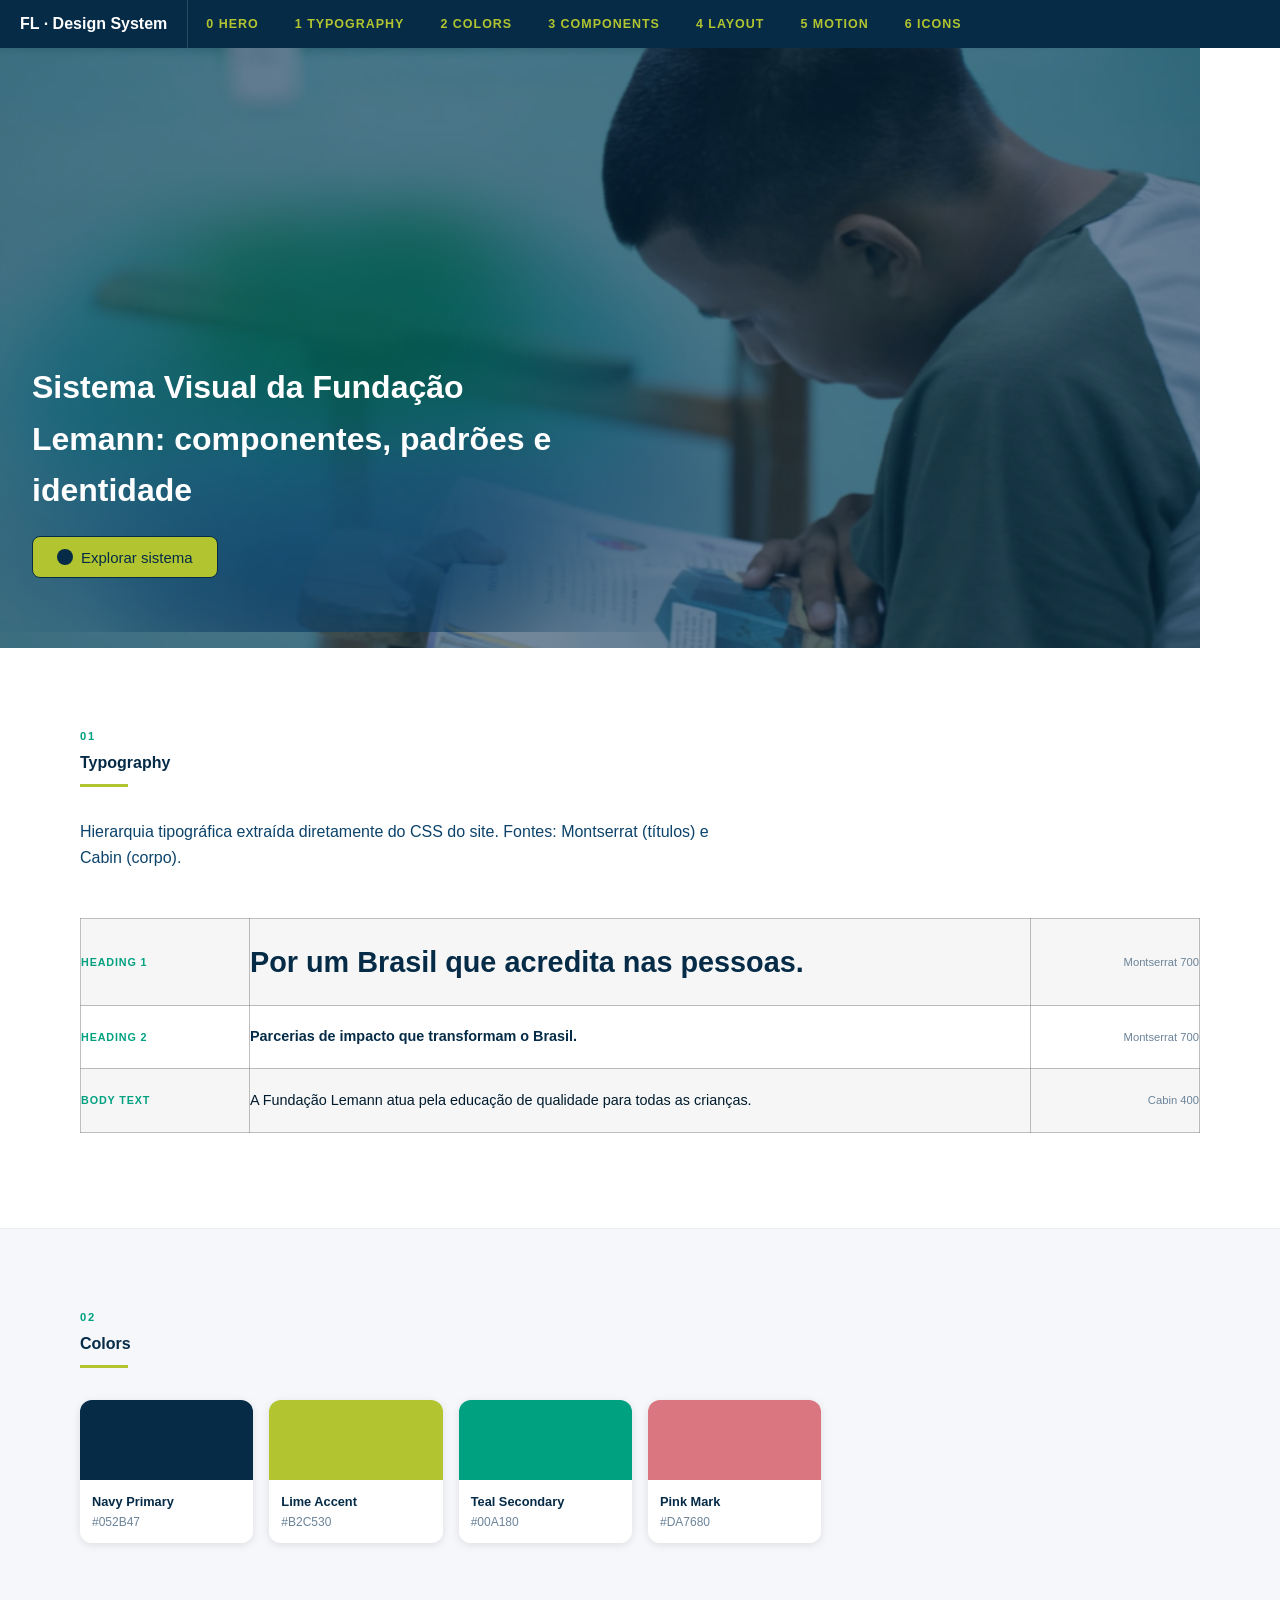
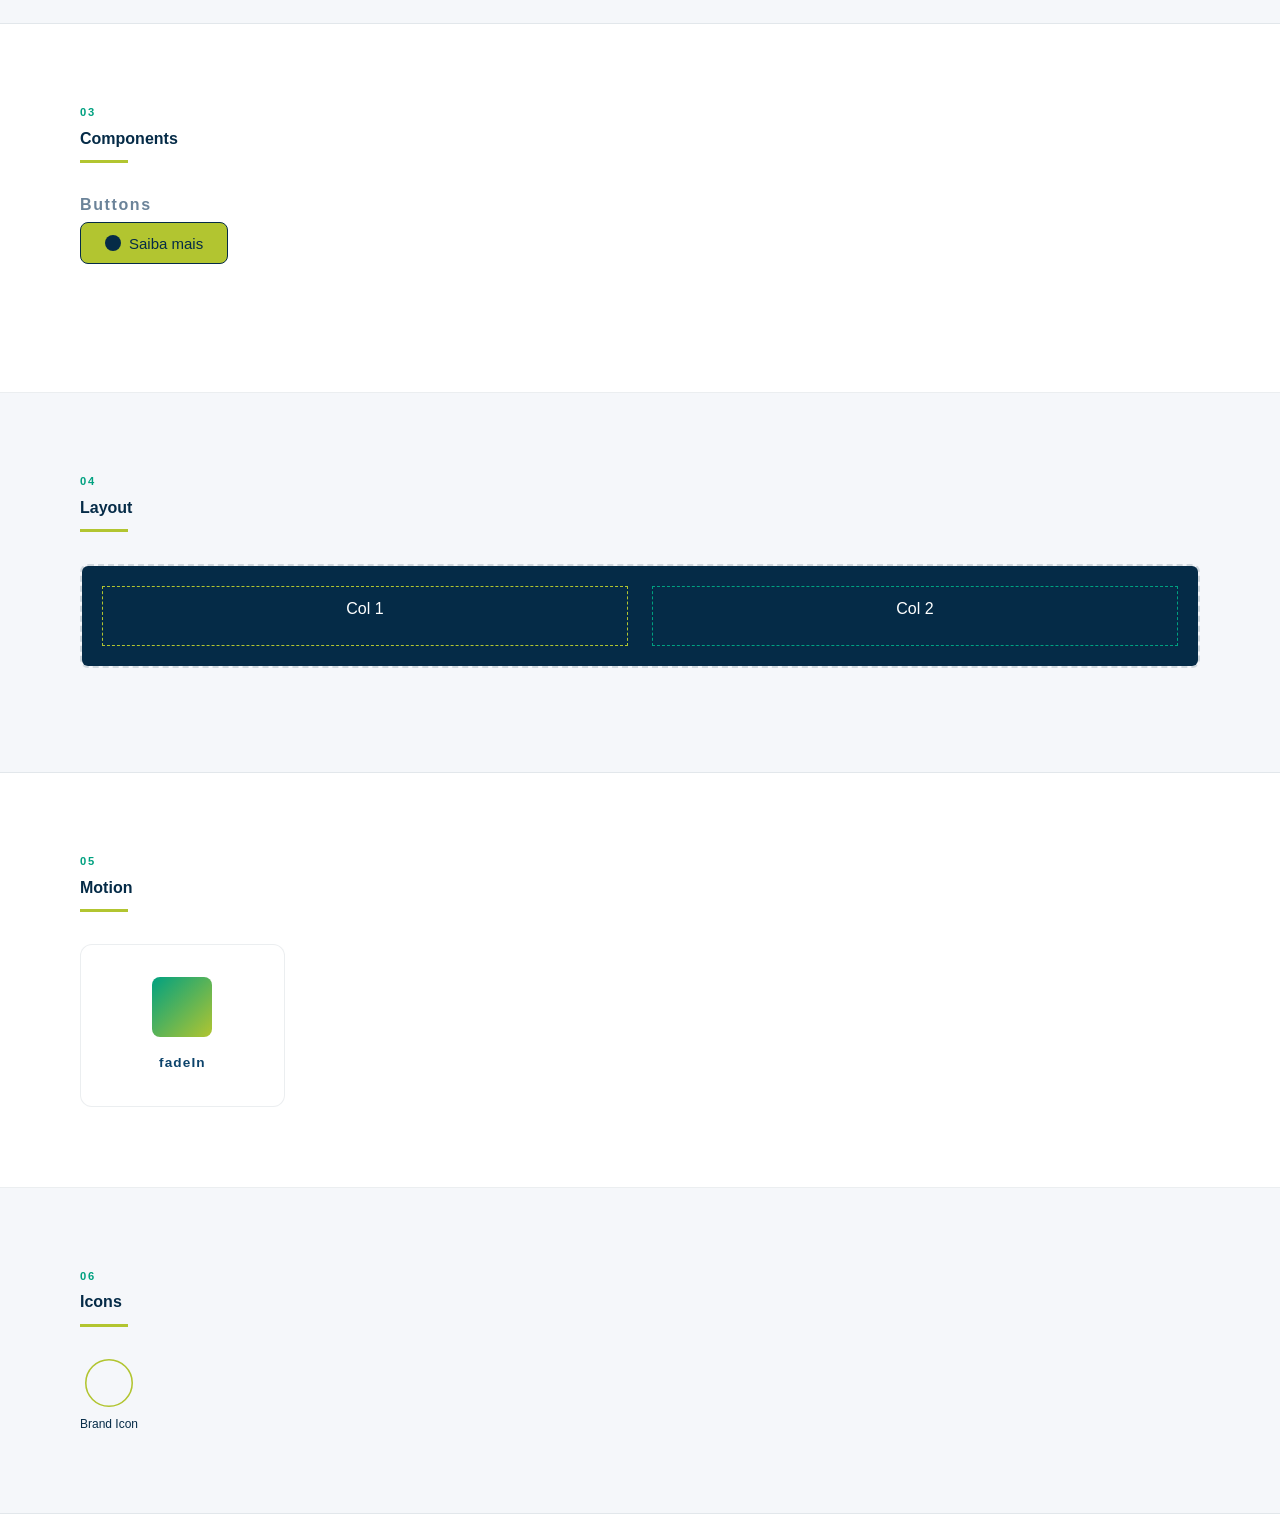
<file: design-system.html>
<!DOCTYPE html>
<html lang="pt-br">
<head>
<meta charset="utf-8"/>
<meta content="width=device-width, initial-scale=1" name="viewport"/>
<title>Design System – Fundação Lemann</title>
<link href="assets/reset_a7024ff27614.css" rel="stylesheet"/>
<link href="assets/theme_f2228085b204.css" rel="stylesheet"/>
<link href="assets/header-footer_705ebf0b81ef.css" rel="stylesheet"/>
<link href="assets/frontend_83e4218ca6ff.css" rel="stylesheet"/>
<link href="assets/post-6_fe85f9c1e199.css" rel="stylesheet"/>
<link href="assets/widget-image_b9ee8a96e425.css" rel="stylesheet"/>
<link href="assets/widget-nav-menu_955fb5d923d2.css" rel="stylesheet"/>
<link href="assets/widget-social-icons_4092d8d94776.css" rel="stylesheet"/>
<link href="assets/fadeIn_2080d60d9e87.css" rel="stylesheet"/>
<link href="assets/widget-mega-menu_a3e361e630ce.css" rel="stylesheet"/>
<link href="assets/sticky_2372cb7ed404.css" rel="stylesheet"/>
<link href="assets/widget-loop-grid_22f6e09989d4.css" rel="stylesheet"/>
<link href="assets/widget-loop-carousel_f16517fdb610.css" rel="stylesheet"/>
<link href="assets/widget-icon-box_8c9a96b2df5a.css" rel="stylesheet"/>
<link href="assets/widget-divider_f04329180d27.css" rel="stylesheet"/>
<link href="assets/widget-spacer_d07006c0278b.css" rel="stylesheet"/>
<link href="assets/widget-text-editor_f6354af049c1.css" rel="stylesheet"/>
<link href="assets/widget-icon-list_81ce662b4bec.css" rel="stylesheet"/>
<link href="assets/post-823_6692d15b2614.css" rel="stylesheet"/>
<style>
/* ── Scrollbar ── */
::-webkit-scrollbar{width:10px}
::-webkit-scrollbar-thumb{background:linear-gradient(180deg,#052B47 -2.98%,#0C436B 99.43%);border-radius:100px}
::-webkit-scrollbar-track{background:#ececec}

/* ── Fundacao button ── */
#fundacao-button .elementor-button{--tamanho-circulo:16px;--background-circulo:#052B47;--tamanho-icone:12px;--espaco-icone-texto:8px}
#fundacao-button .elementor-button-icon{position:relative;overflow:hidden;width:var(--tamanho-circulo);height:var(--tamanho-circulo);display:flex;align-items:center;justify-content:center;transition:.3s all cubic-bezier(.59,.07,.27,.94)}
#fundacao-button .elementor-button-icon *{font-size:var(--tamanho-icone);z-index:2;position:relative;margin:0!important;height:unset}
#fundacao-button .elementor-button-icon i,#fundacao-button .elementor-button-icon svg{transform:translateX(-150%);transition:.3s all cubic-bezier(.59,.07,.27,.94)}
#fundacao-button .elementor-button-icon::before{content:'';position:absolute;top:50%;left:50%;transform:translate(-50%,-50%);background:var(--background-circulo);width:var(--tamanho-circulo);height:var(--tamanho-circulo);z-index:0;border-radius:50%;transition:.3s all cubic-bezier(.59,.07,.27,.94)}
#fundacao-button .elementor-button:hover .elementor-button-icon::before{transform:translateX(100%) translateY(-50%)}
#fundacao-button .elementor-button:hover .elementor-button-icon i,#fundacao-button .elementor-button:hover .elementor-button-icon svg{transform:translateX(0%)}
#fundacao-button .elementor-button-content-wrapper{display:flex;align-items:center;gap:var(--espaco-icone-texto)}

/* ── .fl-underline ── */
.fl-underline{background:linear-gradient(transparent 70%,#B2C530 70%);padding:0 5px;font-weight:500!important;font-style:italic!important}

/* ── mark ── */
mark{background-color:#DA7680;padding:5px 10px}

/* ── DS nav bar ── */
#ds-nav{position:sticky;top:0;z-index:9999;background:#052B47;display:flex;align-items:center;gap:0;overflow-x:auto;padding:0;white-space:nowrap}
#ds-nav a{color:#B2C530;text-decoration:none;font-family:"Cabin",sans-serif;font-size:.78em;font-weight:700;letter-spacing:.08em;text-transform:uppercase;padding:12px 18px;display:inline-block;transition:background .2s,color .2s}
#ds-nav a:hover{background:#0C436B;color:#fff}
#ds-nav .ds-brand{color:#fff;font-family:"Montserrat",sans-serif;font-weight:800;font-size:.85em;padding:12px 20px;border-right:1px solid rgba(255,255,255,.15);flex-shrink:0}

/* ── DS section wrappers ── */
.ds-section{padding:80px 0;border-bottom:1px solid rgba(5,43,71,.08)}
.ds-section:nth-child(even){background:#f5f7fa}
.ds-inner{max-width:1200px;margin:0 auto;padding:0 40px}
.ds-section-label{font-family:"Cabin",sans-serif;font-size:.7em;font-weight:700;letter-spacing:.15em;text-transform:uppercase;color:#00A180;margin-bottom:8px}
.ds-section-title{font-family:"Montserrat",sans-serif;font-size:1.6em;font-weight:800;color:#052B47;margin-bottom:12px}
.ds-section-desc{font-family:"Cabin",sans-serif;color:#0C436B;font-size:.95em;line-height:1.6;margin-bottom:48px;max-width:640px}
.ds-divider{width:48px;height:3px;background:#B2C530;margin-bottom:32px}

/* ── Typography table ── */
.type-table{width:100%;border-collapse:collapse}
.type-table tr{border-bottom:1px solid rgba(5,43,71,.08)}
.type-table td{padding:20px 0;vertical-align:middle}
.type-table .type-meta{font-family:"Cabin",sans-serif;font-size:.78em;color:#6b8399;text-align:right;white-space:nowrap;padding-left:24px;min-width:120px}
.type-table .type-name{font-family:"Cabin",sans-serif;font-size:.75em;font-weight:700;letter-spacing:.08em;text-transform:uppercase;color:#00A180;padding-right:24px;min-width:120px;white-space:nowrap}

/* ── Color swatches ── */
.swatch-grid{display:grid;grid-template-columns:repeat(auto-fill,minmax(160px,1fr));gap:16px}
.swatch{border-radius:12px;overflow:hidden;box-shadow:0 2px 8px rgba(0,0,0,.1)}
.swatch-color{height:80px}
.swatch-info{padding:12px;background:#fff;font-family:"Cabin",sans-serif}
.swatch-name{font-weight:700;font-size:.8em;color:#052B47}
.swatch-hex{font-size:.75em;color:#6b8399;margin-top:2px}

/* ── Component demos ── */
.component-row{display:flex;flex-wrap:wrap;align-items:flex-start;gap:24px;margin-bottom:48px}
.component-label{font-family:"Cabin",sans-serif;font-size:.72em;font-weight:700;letter-spacing:.1em;text-transform:uppercase;color:#6b8399;margin-bottom:8px}

/* ── Cards demo ── */
.card-hover4{transition:transform .2s,box-shadow .2s}
.card-hover4:hover{transform:translateY(-4px);box-shadow:0 8px 32px rgba(5,43,71,.15)}

/* ── Motion gallery ── */
.motion-grid{display:grid;grid-template-columns:repeat(auto-fill,minmax(200px,1fr));gap:24px}
.motion-item{background:#fff;border:1px solid rgba(5,43,71,.08);border-radius:12px;padding:32px 20px;text-align:center;font-family:"Cabin",sans-serif;font-size:.85em;color:#052B47;display:flex;flex-direction:column;align-items:center;gap:16px}
.motion-item .demo-box{width:60px;height:60px;background:linear-gradient(135deg,#00A180,#B2C530);border-radius:8px}
.motion-item-label{font-weight:700;font-size:.75em;letter-spacing:.08em;text-transform:uppercase;color:#0C436B}

/* ── Layout demos ── */
.layout-demo{border:2px dashed rgba(5,43,71,.15);border-radius:8px;overflow:hidden;margin-bottom:24px}
.layout-demo-label{font-family:"Cabin",sans-serif;font-size:.72em;font-weight:700;letter-spacing:.1em;text-transform:uppercase;color:#6b8399;margin-bottom:8px}

/* ── Icon grid ── */
.icon-grid{display:flex;flex-wrap:wrap;gap:24px}
.icon-item{display:flex;flex-direction:column;align-items:center;gap:8px;font-family:"Cabin",sans-serif;font-size:.75em;color:#052B47}
.icon-item svg{width:48px;height:48px}

/* ── Page background ── */
body{background:#fff}
</style>
</head>
<body class="wp-theme-hello-elementor elementor-default">

<!-- ████ TOP NAV ████ -->
<nav id="ds-nav" aria-label="Design System navigation">
  <span class="ds-brand">FL · Design System</span>
  <a href="#sec-hero">0&nbsp;Hero</a>
  <a href="#sec-typography">1&nbsp;Typography</a>
  <a href="#sec-colors">2&nbsp;Colors</a>
  <a href="#sec-components">3&nbsp;Components</a>
  <a href="#sec-layout">4&nbsp;Layout</a>
  <a href="#sec-motion">5&nbsp;Motion</a>
  <a href="#sec-icons">6&nbsp;Icons</a>
</nav>

<!-- ████ 0 · HERO ████ -->
<section id="sec-hero">
  <div class="elementor elementor-823">
    <div class="elementor-element elementor-element-9b56b59 e-con-full e-flex e-con e-parent" style="">
      <div style="position:relative;min-height:600px;display:flex;flex-direction:column;justify-content:flex-end;padding-bottom:70px;background-image:url('assets/Captura-de-tela-2026-02-19-153_6898eb4e9684.png');background-size:cover;background-position:center center;overflow:hidden">
        <div style="position:absolute;inset:0;background-image:url('assets/test-gradient-fl-03-50_b32871a12985.webp');background-size:84% auto;background-position:center left;background-repeat:no-repeat;pointer-events:none"></div>
        <div style="position:absolute;inset:0;background:rgba(5,43,71,.55)"></div>
        <div class="e-con-inner" style="position:relative;z-index:2;max-width:1200px;margin:0 auto;width:100%;padding:0 32px">
          <div style="display:grid;grid-template-columns:1fr 1fr;gap:40px;align-items:end">
            <div style="display:flex;flex-direction:column;gap:20px">
              <div class="elementor-element elementor-element-26b2caa elementor-widget elementor-widget-text-editor" style="font-family:'Montserrat',Sans-serif;font-size:2em;font-weight:700;line-height:1.6em;color:#fff">
                Sistema Visual da Fundação Lemann: componentes, padrões e identidade
              </div>
              <div id="fundacao-button" class="elementor-element elementor-widget elementor-widget-button">
                <a class="elementor-button elementor-button-link elementor-size-sm" href="#sec-typography" style="background-color:#B2C530;color:#052B47;border:1px solid #052B47;border-radius:8px;text-decoration:none">
                  <span class="elementor-button-content-wrapper">
                    <span class="elementor-button-icon">
                      <svg aria-hidden="true" class="e-font-icon-svg e-far-arrow-alt-circle-right" viewBox="0 0 512 512" xmlns="http://www.w3.org/2000/svg"><path d="M504 256C504 119 393 8 256 8S8 119 8 256s111 248 248 248 248-111 248-248zm-448 0c0-110.5 89.5-200 200-200s200 89.5 200 200-89.5 200-200 200S56 366.5 56 256zm72 20v-40c0-6.6 5.4-12 12-12h116v-67c0-10.7 12.9-16 20.5-8.5l99 99c4.7 4.7 4.7 12.3 0 17l-99 99c-7.6 7.6-20.5 2.2-20.5-8.5v-67H140c-6.6 0-12-5.4-12-12z"/></svg>
                    </span>
                    <span class="elementor-button-text">Explorar sistema</span>
                  </span>
                </a>
              </div>
            </div>
          </div>
        </div>
      </div>
    </div>
  </div>
</section>

<!-- ████ 1 · TYPOGRAPHY ████ -->
<section id="sec-typography" class="ds-section">
  <div class="ds-inner">
    <div class="ds-section-label">01</div>
    <h2 class="ds-section-title">Typography</h2>
    <div class="ds-divider"></div>
    <p class="ds-section-desc">Hierarquia tipográfica extraída diretamente do CSS do site. Fontes: Montserrat (títulos) e Cabin (corpo).</p>
    <table class="type-table">
      <tbody>
        <tr>
          <td class="type-name">Heading 1</td>
          <td><h1 style="font-family:'Montserrat',sans-serif;font-size:2em;font-weight:700;line-height:1.6em;color:#052B47;margin:0">Por um Brasil que acredita nas pessoas.</h1></td>
          <td class="type-meta">Montserrat 700</td>
        </tr>
        <tr>
          <td class="type-name">Heading 2</td>
          <td><h2 style="font-family:'Montserrat',sans-serif;font-size:1.5em;font-weight:700;color:#052B47;line-height:1.5;margin:0">Parcerias de impacto que transformam o Brasil.</h2></td>
          <td class="type-meta">Montserrat 700</td>
        </tr>
        <tr>
          <td class="type-name">Body Text</td>
          <td><p style="font-family:'Cabin',sans-serif;font-size:1em;font-weight:400;color:#011B2E;line-height:1.6;margin:0">A Fundação Lemann atua pela educação de qualidade para todas as crianças.</p></td>
          <td class="type-meta">Cabin 400</td>
        </tr>
      </tbody>
    </table>
  </div>
</section>

<!-- ████ 2 · COLORS ████ -->
<section id="sec-colors" class="ds-section">
  <div class="ds-inner">
    <div class="ds-section-label">02</div>
    <h2 class="ds-section-title">Colors</h2>
    <div class="ds-divider"></div>
    <div class="swatch-grid">
      <div class="swatch"><div class="swatch-color" style="background:#052B47"></div><div class="swatch-info"><div class="swatch-name">Navy Primary</div><div class="swatch-hex">#052B47</div></div></div>
      <div class="swatch"><div class="swatch-color" style="background:#B2C530"></div><div class="swatch-info"><div class="swatch-name">Lime Accent</div><div class="swatch-hex">#B2C530</div></div></div>
      <div class="swatch"><div class="swatch-color" style="background:#00A180"></div><div class="swatch-info"><div class="swatch-name">Teal Secondary</div><div class="swatch-hex">#00A180</div></div></div>
      <div class="swatch"><div class="swatch-color" style="background:#DA7680"></div><div class="swatch-info"><div class="swatch-name">Pink Mark</div><div class="swatch-hex">#DA7680</div></div></div>
    </div>
  </div>
</section>

<!-- ████ 3 · COMPONENTS ████ -->
<section id="sec-components" class="ds-section">
  <div class="ds-inner">
    <div class="ds-section-label">03</div>
    <h2 class="ds-section-title">Components</h2>
    <div class="ds-divider"></div>
    <h3 class="component-label">Buttons</h3>
    <div class="component-row">
      <div id="fundacao-button">
        <a class="elementor-button elementor-button-link elementor-size-sm" style="background-color:#B2C530;color:#052B47;border:1px solid #052B47;border-radius:8px;text-decoration:none;display:inline-flex">
          <span class="elementor-button-content-wrapper">
            <span class="elementor-button-icon">
              <svg aria-hidden="true" class="e-font-icon-svg e-far-arrow-alt-circle-right" viewBox="0 0 512 512" xmlns="http://www.w3.org/2000/svg"><path d="M504 256C504 119 393 8 256 8S8 119 8 256s111 248 248 248 248-111 248-248zm-448 0c0-110.5 89.5-200 200-200s200 89.5 200 200-89.5 200-200 200S56 366.5 56 256zm72 20v-40c0-6.6 5.4-12 12-12h116v-67c0-10.7 12.9-16 20.5-8.5l99 99c4.7 4.7 4.7 12.3 0 17l-99 99c-7.6 7.6-20.5 2.2-20.5-8.5v-67H140c-6.6 0-12-5.4-12-12z"/></svg>
            </span>
            <span class="elementor-button-text">Saiba mais</span>
          </span>
        </a>
      </div>
    </div>
  </div>
</section>

<!-- ████ 4 · LAYOUT ████ -->
<section id="sec-layout" class="ds-section">
  <div class="ds-inner">
    <div class="ds-section-label">04</div>
    <h2 class="ds-section-title">Layout</h2>
    <div class="ds-divider"></div>
    <div class="layout-demo">
      <div style="background:#052B47;min-height:100px;display:grid;grid-template-columns:1fr 1fr;gap:24px;padding:20px">
        <div style="border:1px dashed #B2C530;color:#fff;padding:10px;text-align:center">Col 1</div>
        <div style="border:1px dashed #00A180;color:#fff;padding:10px;text-align:center">Col 2</div>
      </div>
    </div>
  </div>
</section>

<!-- ████ 5 · MOTION ████ -->
<section id="sec-motion" class="ds-section">
  <div class="ds-inner">
    <div class="ds-section-label">05</div>
    <h2 class="ds-section-title">Motion</h2>
    <div class="ds-divider"></div>
    <div class="motion-grid">
      <div class="motion-item">
        <div class="demo-box" style="animation:fadeIn 1s ease forwards"></div>
        <span class="motion-item-label">fadeIn</span>
      </div>
    </div>
  </div>
</section>

<!-- ████ 6 · ICONS ████ -->
<section id="sec-icons" class="ds-section">
  <div class="ds-inner">
    <div class="ds-section-label">06</div>
    <h2 class="ds-section-title">Icons</h2>
    <div class="ds-divider"></div>
    <div class="icon-grid">
      <div class="icon-item">
        <svg viewBox="0 0 155 155" xmlns="http://www.w3.org/2000/svg" style="width:48px;height:48px"><circle cx="77.5" cy="77.5" r="75" fill="none" stroke="#b2c530" stroke-width="5"/></svg>
        <span>Brand Icon</span>
      </div>
    </div>
  </div>
</section>

</body>
</html>
</file>
<file: assets/theme_f2228085b204.css>
.comments-area a,.page-content a{text-decoration:underline}.alignright{float:right;margin-left:1rem}.alignleft{float:left;margin-right:1rem}.aligncenter{clear:both;display:block;margin-inline:auto}.alignwide{margin-inline:-80px}.alignfull{margin-inline:calc(50% - 50vw);max-width:100vw}.alignfull,.alignfull img{width:100vw}.wp-caption{margin-block-end:1.25rem;max-width:100%}.wp-caption.alignleft{margin:5px 20px 20px 0}.wp-caption.alignright{margin:5px 0 20px 20px}.wp-caption img{display:block;margin-inline:auto}.wp-caption-text{margin:0}.gallery-caption{display:block;font-size:.8125rem;line-height:1.5;margin:0;padding:.75rem}.pagination{display:flex;justify-content:space-between;margin:20px auto}.sticky{display:block;position:relative}.bypostauthor{font-size:inherit}.hide{display:none!important}.post-password-form{margin:50px auto;max-width:500px}.post-password-form p{align-items:flex-end;display:flex;width:100%}.post-password-form [type=submit]{margin-inline-start:3px}.screen-reader-text{clip:rect(1px,1px,1px,1px);height:1px;overflow:hidden;position:absolute!important;width:1px;word-wrap:normal!important}.screen-reader-text:focus{background-color:#eee;clip:auto!important;clip-path:none;color:#333;display:block;font-size:1rem;height:auto;left:5px;line-height:normal;padding:12px 24px;text-decoration:none;top:5px;width:auto;z-index:100000}.post .entry-title a{text-decoration:none}.post .wp-post-image{max-height:500px;-o-object-fit:cover;object-fit:cover;width:100%}@media(max-width:991px){.post .wp-post-image{max-height:400px}}@media(max-width:575px){.post .wp-post-image{max-height:300px}}#comments .comment-list{font-size:.9em;list-style:none;margin:0;padding:0}#comments .comment,#comments .pingback{position:relative}#comments .comment .comment-body,#comments .pingback .comment-body{border-block-end:1px solid #ccc;display:flex;flex-direction:column;padding-block-end:30px;padding-block-start:30px;padding-inline-end:0;padding-inline-start:60px}#comments .comment .avatar,#comments .pingback .avatar{border-radius:50%;left:0;margin-inline-end:10px;position:absolute}body.rtl #comments .comment .avatar,body.rtl #comments .pingback .avatar,html[dir=rtl] #comments .comment .avatar,html[dir=rtl] #comments .pingback .avatar{left:auto;right:0}#comments .comment-meta{display:flex;justify-content:space-between;margin-block-end:.9rem}#comments .comment-metadata,#comments .reply{font-size:11px;line-height:1}#comments .children{list-style:none;margin:0;padding-inline-start:30px;position:relative}#comments .children li:last-child{padding-block-end:0}#comments ol.comment-list .children:before{content:"↪";display:inline-block;font-size:1em;font-weight:400;left:0;line-height:100%;position:absolute;top:45px;width:auto}body.rtl #comments ol.comment-list .children:before,html[dir=rtl] #comments ol.comment-list .children:before{content:"↩";left:auto;right:0}@media(min-width:768px){#comments .comment-author,#comments .comment-metadata{line-height:1}}@media(max-width:767px){#comments .comment .comment-body{padding:30px 0}#comments .children{padding-inline-start:20px}#comments .comment .avatar{float:left;position:inherit}body.rtl #comments .comment .avatar,html[dir=rtl] #comments .comment .avatar{float:right}}.page-header .entry-title,.site-footer .footer-inner,.site-footer:not(.dynamic-footer),.site-header .header-inner,.site-header:not(.dynamic-header),body:not([class*=elementor-page-]) .site-main{margin-inline-end:auto;margin-inline-start:auto;width:100%}@media(max-width:575px){.page-header .entry-title,.site-footer .footer-inner,.site-footer:not(.dynamic-footer),.site-header .header-inner,.site-header:not(.dynamic-header),body:not([class*=elementor-page-]) .site-main{padding-inline-end:10px;padding-inline-start:10px}}@media(min-width:576px){.page-header .entry-title,.site-footer .footer-inner,.site-footer:not(.dynamic-footer),.site-header .header-inner,.site-header:not(.dynamic-header),body:not([class*=elementor-page-]) .site-main{max-width:500px}.site-footer.footer-full-width .footer-inner,.site-header.header-full-width .header-inner{max-width:100%}}@media(min-width:768px){.page-header .entry-title,.site-footer .footer-inner,.site-footer:not(.dynamic-footer),.site-header .header-inner,.site-header:not(.dynamic-header),body:not([class*=elementor-page-]) .site-main{max-width:600px}.site-footer.footer-full-width,.site-header.header-full-width{max-width:100%}}@media(min-width:992px){.page-header .entry-title,.site-footer .footer-inner,.site-footer:not(.dynamic-footer),.site-header .header-inner,.site-header:not(.dynamic-header),body:not([class*=elementor-page-]) .site-main{max-width:800px}.site-footer.footer-full-width,.site-header.header-full-width{max-width:100%}}@media(min-width:1200px){.page-header .entry-title,.site-footer .footer-inner,.site-footer:not(.dynamic-footer),.site-header .header-inner,.site-header:not(.dynamic-header),body:not([class*=elementor-page-]) .site-main{max-width:1140px}.site-footer.footer-full-width,.site-header.header-full-width{max-width:100%}}.site-header+.elementor{min-height:calc(100vh - 320px)}
</file>
<file: assets/header-footer_705ebf0b81ef.css>
.site-header{display:flex;flex-wrap:wrap;justify-content:space-between;padding-block-end:1rem;padding-block-start:1rem;position:relative}.site-header .site-title{font-size:2.5rem;font-weight:500;line-height:1.2}.site-header .site-branding{display:flex;flex-direction:column;gap:.5rem;justify-content:center}.site-header .header-inner{display:flex;flex-wrap:wrap;justify-content:space-between}.site-header .header-inner .custom-logo-link{display:block}.site-header .header-inner .site-branding .site-description,.site-header .header-inner .site-branding .site-title{margin:0}.site-header .header-inner .site-branding .site-logo img{display:block}.site-header .header-inner .site-branding.show-logo .site-title,.site-header .header-inner .site-branding.show-title .site-logo{display:none!important}.site-header.header-inverted .header-inner{flex-direction:row-reverse}.site-header.header-inverted .header-inner .site-branding{text-align:end}.site-header.header-stacked .header-inner{align-items:center;flex-direction:column;text-align:center}.site-footer{padding-block-end:1rem;padding-block-start:1rem;position:relative}.site-footer .site-title{font-size:1.5rem;font-weight:500;line-height:1.2}.site-footer .site-branding{display:flex;flex-direction:column;gap:.5rem;justify-content:center}.site-footer .footer-inner{display:flex;flex-wrap:wrap;justify-content:space-between}.site-footer .footer-inner .custom-logo-link{display:block}.site-footer .footer-inner .site-branding .site-description,.site-footer .footer-inner .site-branding .site-title{margin:0}.site-footer .footer-inner .site-branding .site-logo img{display:block}.site-footer .footer-inner .site-branding.show-logo .site-title,.site-footer .footer-inner .site-branding.show-title .site-logo{display:none!important}.site-footer .footer-inner .copyright{align-items:center;display:flex;justify-content:flex-end}.site-footer .footer-inner .copyright p{margin:0}.site-footer.footer-inverted .footer-inner{flex-direction:row-reverse}.site-footer.footer-inverted .footer-inner .site-branding{text-align:end}.site-footer.footer-stacked .footer-inner{align-items:center;flex-direction:column;text-align:center}.site-footer.footer-stacked .footer-inner .site-branding .site-title{text-align:center}.site-footer.footer-stacked .footer-inner .site-navigation .menu{padding:0}@media(max-width:576px){.site-footer:not(.footer-stacked) .footer-inner .copyright,.site-footer:not(.footer-stacked) .footer-inner .site-branding,.site-footer:not(.footer-stacked) .footer-inner .site-navigation{display:block;max-width:none;text-align:center;width:100%}.site-footer .footer-inner .site-navigation ul.menu{justify-content:center}.site-footer .footer-inner .site-navigation ul.menu li{display:inline-block}}.site-header.header-stacked .site-navigation-toggle-holder{justify-content:center;max-width:100%}.site-header.menu-layout-dropdown .site-navigation{display:none}.site-navigation-toggle-holder{align-items:center;display:flex;padding:8px 15px}.site-navigation-toggle-holder .site-navigation-toggle{align-items:center;background-color:rgba(0,0,0,.05);border:0 solid;border-radius:3px;color:#494c4f;cursor:pointer;display:flex;justify-content:center;padding:.5rem}.site-navigation-toggle-holder .site-navigation-toggle-icon{display:block;width:1.25rem}.site-navigation-toggle-holder .site-navigation-toggle-icon:after,.site-navigation-toggle-holder .site-navigation-toggle-icon:before{background-color:currentColor;border-radius:3px;content:"";display:block;height:3px;transition:all .2s ease-in-out}.site-navigation-toggle-holder .site-navigation-toggle-icon:before{box-shadow:0 .35rem 0 currentColor;margin-block-end:.5rem}.site-navigation-toggle-holder .site-navigation-toggle[aria-expanded=true] .site-navigation-toggle-icon:before{box-shadow:none;transform:translateY(.35rem) rotate(45deg)}.site-navigation-toggle-holder .site-navigation-toggle[aria-expanded=true] .site-navigation-toggle-icon:after{transform:translateY(-.35rem) rotate(-45deg)}.site-navigation{align-items:center;display:flex}.site-navigation ul.menu,.site-navigation ul.menu ul{list-style-type:none;padding:0}.site-navigation ul.menu{display:flex;flex-wrap:wrap}.site-navigation ul.menu li{display:flex;position:relative}.site-navigation ul.menu li a{display:block;padding:8px 15px}.site-navigation ul.menu li.menu-item-has-children{padding-inline-end:15px}.site-navigation ul.menu li.menu-item-has-children:after{align-items:center;color:#666;content:"▾";display:flex;font-size:1.5em;justify-content:center;text-decoration:none}.site-navigation ul.menu li.menu-item-has-children:focus-within>ul{display:block}.site-navigation ul.menu li ul{background:#fff;display:none;left:0;min-width:150px;position:absolute;top:100%;z-index:2}.site-navigation ul.menu li ul li{border-block-end:1px solid #eee}.site-navigation ul.menu li ul li:last-child{border-block-end:none}.site-navigation ul.menu li ul li.menu-item-has-children a{flex-grow:1}.site-navigation ul.menu li ul li.menu-item-has-children:after{transform:translateY(-50%) rotate(-90deg)}.site-navigation ul.menu li ul ul{left:100%;top:0}.site-navigation ul.menu li:hover>ul{display:block}footer .site-navigation ul.menu li ul{bottom:100%;top:auto}footer .site-navigation ul.menu li ul ul{bottom:0}footer .site-navigation ul.menu a{padding:5px 15px}.site-navigation-dropdown{bottom:0;left:0;margin-block-start:10px;position:absolute;transform-origin:top;transition:max-height .3s,transform .3s;width:100%;z-index:10000}.site-navigation-toggle-holder:not(.elementor-active)+.site-navigation-dropdown{max-height:0;transform:scaleY(0)}.site-navigation-toggle-holder.elementor-active+.site-navigation-dropdown{max-height:100vh;transform:scaleY(1)}.site-navigation-dropdown ul{padding:0}.site-navigation-dropdown ul.menu{background:#fff;margin:0;padding:0;position:absolute;width:100%}.site-navigation-dropdown ul.menu li{display:block;position:relative;width:100%}.site-navigation-dropdown ul.menu li a{background:#fff;box-shadow:inset 0 -1px 0 rgba(0,0,0,.102);color:#55595c;display:block;padding:20px}.site-navigation-dropdown ul.menu li.current-menu-item a{background:#55595c;color:#fff}.site-navigation-dropdown ul.menu>li li{max-height:0;transform:scaleY(0);transform-origin:top;transition:max-height .3s,transform .3s}.site-navigation-dropdown ul.menu li.elementor-active>ul>li{max-height:100vh;transform:scaleY(1)}@media(max-width:576px){.site-header.menu-dropdown-mobile:not(.menu-layout-dropdown) .site-navigation{display:none!important}}@media(min-width:768px){.site-header.menu-dropdown-mobile:not(.menu-layout-dropdown) .site-navigation-toggle-holder{display:none!important}}@media(min-width:576px)and (max-width:767px){.site-header.menu-dropdown-mobile:not(.menu-layout-dropdown) .site-navigation{display:none!important}}@media(min-width:992px){.site-header.menu-dropdown-tablet:not(.menu-layout-dropdown) .site-navigation-toggle-holder{display:none!important}}@media(max-width:992px){.site-header.menu-dropdown-tablet:not(.menu-layout-dropdown) .site-navigation{display:none!important}}.site-header.menu-dropdown-none:not(.menu-layout-dropdown) .site-navigation-toggle-holder{display:none!important}
</file>
<file: assets/frontend_83e4218ca6ff.css>
:root {
  --direction-multiplier: 1;
}

html[dir=rtl],
body.rtl {
  --direction-multiplier: -1;
}

.elementor-hidden {
  display: none;
}

.elementor-visibility-hidden {
  visibility: hidden;
}

.elementor-screen-only,
.screen-reader-text,
.screen-reader-text span,
.ui-helper-hidden-accessible {
  position: absolute;
  top: -10000em;
  width: 1px;
  height: 1px;
  margin: -1px;
  padding: 0;
  overflow: hidden;
  clip: rect(0, 0, 0, 0);
  border: 0;
}

.elementor-clearfix:after {
  content: "";
  display: block;
  clear: both;
  width: 0;
  height: 0;
}

.e-logo-wrapper {
  display: inline-block;
  line-height: 1;
}
.e-logo-wrapper i {
  color: var(--e-a-color-circle-logo);
  font-size: 2.5em;
}

.elementor *, .elementor *:before, .elementor *:after {
  box-sizing: border-box;
}
.elementor a {
  box-shadow: none;
  text-decoration: none;
}
.elementor hr {
  margin: 0;
  background-color: transparent;
}
.elementor img {
  height: auto;
  max-width: 100%;
  border: none;
  border-radius: 0;
  box-shadow: none;
}
.elementor .elementor-widget:not(.elementor-widget-text-editor):not(.elementor-widget-theme-post-content) figure {
  margin: 0;
}
.elementor embed,
.elementor iframe,
.elementor object,
.elementor video {
  max-width: 100%;
  width: 100%;
  margin: 0;
  line-height: 1;
  border: none;
}
.elementor .elementor-background-video-container,
.elementor .elementor-background-holder,
.elementor .elementor-background {
  inset: 0;
  position: absolute;
  overflow: hidden;
  z-index: 0;
  direction: ltr;
}
.elementor .elementor-background-video-container {
  transition: opacity 1s;
  pointer-events: none;
}
.elementor .elementor-background-video-container.elementor-loading {
  opacity: 0;
}
.elementor .elementor-background-video,
.elementor .elementor-background-video-embed {
  max-width: none;
}
.elementor .elementor-background-video,
.elementor .elementor-background-video-embed,
.elementor .elementor-background-video-hosted {
  position: absolute;
  inset-block-start: 50%;
  inset-inline-start: 50%;
  transform: translate(-50%, -50%);
}
.elementor .elementor-background-video-hosted {
  -o-object-fit: cover;
     object-fit: cover;
}
.elementor .elementor-background-overlay {
  inset: 0;
  position: absolute;
}
.elementor .elementor-background-slideshow {
  position: absolute;
  inset: 0;
  z-index: 0;
}
.elementor .elementor-background-slideshow__slide__image {
  width: 100%;
  height: 100%;
  background-position: center center;
  background-size: cover;
}

.elementor-widget-wrap > .elementor-element.elementor-absolute,
.e-con > .elementor-element.elementor-absolute,
.e-con-inner > .elementor-element.elementor-absolute {
  position: absolute;
}
.elementor-widget-wrap > .elementor-element.elementor-fixed,
.e-con > .elementor-element.elementor-fixed,
.e-con-inner > .elementor-element.elementor-fixed {
  position: fixed;
}

.elementor-widget-wrap .elementor-element.elementor-widget__width-auto, .elementor-widget-wrap .elementor-element.elementor-widget__width-initial {
  max-width: 100%;
}
@media (max-width: 1024px) {
  .elementor-widget-wrap .elementor-element.elementor-widget-tablet__width-auto, .elementor-widget-wrap .elementor-element.elementor-widget-tablet__width-initial {
    max-width: 100%;
  }
}
@media (max-width: 767px) {
  .elementor-widget-wrap .elementor-element.elementor-widget-mobile__width-auto, .elementor-widget-wrap .elementor-element.elementor-widget-mobile__width-initial {
    max-width: 100%;
  }
}

.elementor-element.elementor-absolute, .elementor-element.elementor-fixed {
  z-index: 1;
}
.elementor-element {
  --flex-direction: initial;
  --flex-wrap: initial;
  --justify-content: initial;
  --align-items: initial;
  --align-content: initial;
  --gap: initial;
  --flex-basis: initial;
  --flex-grow: initial;
  --flex-shrink: initial;
  --order: initial;
  --align-self: initial;
  flex-basis: var(--flex-basis);
  flex-grow: var(--flex-grow);
  flex-shrink: var(--flex-shrink);
  order: var(--order);
  align-self: var(--align-self);
}
.elementor-element:where(.e-con-full, .elementor-widget) {
  flex-direction: var(--flex-direction);
  flex-wrap: var(--flex-wrap);
  justify-content: var(--justify-content);
  align-items: var(--align-items);
  align-content: var(--align-content);
  gap: var(--row-gap) var(--column-gap);
}

.elementor-invisible {
  visibility: hidden;
}

.elementor-custom-embed-play {
  position: absolute;
  inset-block-start: 50%;
  inset-inline-start: 50%;
  transform: translate(calc(-50% * var(--direction-multiplier)), -50%);
}
.elementor-custom-embed-play i {
  font-size: 100px;
  color: #fff;
  text-shadow: 1px 0 6px rgba(0, 0, 0, 0.3);
}
.elementor-custom-embed-play svg {
  height: 100px;
  width: 100px;
  fill: #fff;
  filter: drop-shadow(1px 0 6px rgba(0, 0, 0, 0.3));
}
.elementor-custom-embed-play i,
.elementor-custom-embed-play svg {
  opacity: 0.8;
  transition: all 0.5s;
}
.elementor-custom-embed-play.elementor-playing i {
  font-family: eicons;
}
.elementor-custom-embed-play.elementor-playing i:before {
  content: "\e8fb";
}
.elementor-custom-embed-play.elementor-playing i,
.elementor-custom-embed-play.elementor-playing svg {
  animation: eicon-spin 2s infinite linear;
}

.elementor-tag {
  display: inline-flex;
}

.elementor-ken-burns {
  transition-property: transform;
  transition-duration: 10s;
  transition-timing-function: linear;
}
.elementor-ken-burns--out {
  transform: scale(1.3);
}
.elementor-ken-burns--active {
  transition-duration: 20s;
}
.elementor-ken-burns--active.elementor-ken-burns--out {
  transform: scale(1);
}
.elementor-ken-burns--active.elementor-ken-burns--in {
  transform: scale(1.3);
}

.elementor-align-center {
  text-align: center;
}
.elementor-align-right {
  text-align: right;
}
.elementor-align-left {
  text-align: left;
}
.elementor-align-center .elementor-button, .elementor-align-right .elementor-button, .elementor-align-left .elementor-button {
  width: auto;
}
.elementor-align-justify .elementor-button {
  width: 100%;
}

@media (min-width: -1) {
  .elementor-widescreen-align-center {
    text-align: center;
  }
  .elementor-widescreen-align-right {
    text-align: right;
  }
  .elementor-widescreen-align-left {
    text-align: left;
  }
  .elementor-widescreen-align-center .elementor-button, .elementor-widescreen-align-right .elementor-button, .elementor-widescreen-align-left .elementor-button {
    width: auto;
  }
  .elementor-widescreen-align-justify .elementor-button {
    width: 100%;
  }
}
@media (max-width: -1) {
  .elementor-laptop-align-center {
    text-align: center;
  }
  .elementor-laptop-align-right {
    text-align: right;
  }
  .elementor-laptop-align-left {
    text-align: left;
  }
  .elementor-laptop-align-center .elementor-button, .elementor-laptop-align-right .elementor-button, .elementor-laptop-align-left .elementor-button {
    width: auto;
  }
  .elementor-laptop-align-justify .elementor-button {
    width: 100%;
  }
}
@media (max-width: -1) {
  .elementor-tablet_extra-align-center {
    text-align: center;
  }
  .elementor-tablet_extra-align-right {
    text-align: right;
  }
  .elementor-tablet_extra-align-left {
    text-align: left;
  }
  .elementor-tablet_extra-align-center .elementor-button, .elementor-tablet_extra-align-right .elementor-button, .elementor-tablet_extra-align-left .elementor-button {
    width: auto;
  }
  .elementor-tablet_extra-align-justify .elementor-button {
    width: 100%;
  }
}
@media (max-width: 1024px) {
  .elementor-tablet-align-center {
    text-align: center;
  }
  .elementor-tablet-align-right {
    text-align: right;
  }
  .elementor-tablet-align-left {
    text-align: left;
  }
  .elementor-tablet-align-center .elementor-button, .elementor-tablet-align-right .elementor-button, .elementor-tablet-align-left .elementor-button {
    width: auto;
  }
  .elementor-tablet-align-justify .elementor-button {
    width: 100%;
  }
}
@media (max-width: -1) {
  .elementor-mobile_extra-align-center {
    text-align: center;
  }
  .elementor-mobile_extra-align-right {
    text-align: right;
  }
  .elementor-mobile_extra-align-left {
    text-align: left;
  }
  .elementor-mobile_extra-align-center .elementor-button, .elementor-mobile_extra-align-right .elementor-button, .elementor-mobile_extra-align-left .elementor-button {
    width: auto;
  }
  .elementor-mobile_extra-align-justify .elementor-button {
    width: 100%;
  }
}
@media (max-width: 767px) {
  .elementor-mobile-align-center {
    text-align: center;
  }
  .elementor-mobile-align-right {
    text-align: right;
  }
  .elementor-mobile-align-left {
    text-align: left;
  }
  .elementor-mobile-align-center .elementor-button, .elementor-mobile-align-right .elementor-button, .elementor-mobile-align-left .elementor-button {
    width: auto;
  }
  .elementor-mobile-align-justify .elementor-button {
    width: 100%;
  }
}
:root {
  --page-title-display: block;
}

.elementor-page-title, h1.entry-title {
  display: var(--page-title-display);
}

@keyframes eicon-spin {
  0% {
    transform: rotate(0deg);
  }
  100% {
    transform: rotate(359deg);
  }
}
.eicon-animation-spin {
  animation: eicon-spin 2s infinite linear;
}

.elementor-section {
  position: relative;
}
.elementor-section .elementor-container {
  display: flex;
  margin-inline: auto;
  position: relative;
}
@media (max-width: 1024px) {
  .elementor-section .elementor-container {
    flex-wrap: wrap;
  }
}
.elementor-section.elementor-section-boxed > .elementor-container {
  max-width: 1140px;
}
.elementor-section.elementor-section-stretched {
  position: relative;
  width: 100%;
}
.elementor-section.elementor-section-items-top > .elementor-container {
  align-items: flex-start;
}
.elementor-section.elementor-section-items-middle > .elementor-container {
  align-items: center;
}
.elementor-section.elementor-section-items-bottom > .elementor-container {
  align-items: flex-end;
}
@media (min-width: 768px) {
  .elementor-section.elementor-section-height-full {
    height: 100vh;
  }
  .elementor-section.elementor-section-height-full > .elementor-container {
    height: 100%;
  }
}

.elementor-bc-flex-widget .elementor-section-content-top > .elementor-container > .elementor-column > .elementor-widget-wrap {
  align-items: flex-start;
}
.elementor-bc-flex-widget .elementor-section-content-middle > .elementor-container > .elementor-column > .elementor-widget-wrap {
  align-items: center;
}
.elementor-bc-flex-widget .elementor-section-content-bottom > .elementor-container > .elementor-column > .elementor-widget-wrap {
  align-items: flex-end;
}

.elementor-widget-wrap {
  position: relative;
  width: 100%;
  flex-wrap: wrap;
  align-content: flex-start;
}
.elementor:not(.elementor-bc-flex-widget) .elementor-widget-wrap {
  display: flex;
}
.elementor-widget-wrap > .elementor-element {
  width: 100%;
}
.elementor-widget-wrap.e-swiper-container {
  width: calc(100% - (var(--e-column-margin-left, 0px) + var(--e-column-margin-right, 0px)));
}

.elementor-widget {
  position: relative;
}
.elementor-widget:not(:last-child) {
  margin-block-end: var(--kit-widget-spacing, 20px);
}
.elementor-widget:not(:last-child).elementor-widget__width-auto, .elementor-widget:not(:last-child).elementor-widget__width-initial, .elementor-widget:not(:last-child).elementor-absolute {
  margin-block-end: 0;
}

.elementor-column {
  position: relative;
  min-height: 1px;
  display: flex;
}

.elementor-column-gap-narrow > .elementor-column > .elementor-element-populated {
  padding: 5px;
}
.elementor-column-gap-default > .elementor-column > .elementor-element-populated {
  padding: 10px;
}
.elementor-column-gap-extended > .elementor-column > .elementor-element-populated {
  padding: 15px;
}
.elementor-column-gap-wide > .elementor-column > .elementor-element-populated {
  padding: 20px;
}
.elementor-column-gap-wider > .elementor-column > .elementor-element-populated {
  padding: 30px;
}

.elementor-inner-section .elementor-column-gap-no .elementor-element-populated {
  padding: 0;
}

@media (min-width: 768px) {
  .elementor-column.elementor-col-10, .elementor-column[data-col="10"] {
    width: 10%;
  }
  .elementor-column.elementor-col-11, .elementor-column[data-col="11"] {
    width: 11.111%;
  }
  .elementor-column.elementor-col-12, .elementor-column[data-col="12"] {
    width: 12.5%;
  }
  .elementor-column.elementor-col-14, .elementor-column[data-col="14"] {
    width: 14.285%;
  }
  .elementor-column.elementor-col-16, .elementor-column[data-col="16"] {
    width: 16.666%;
  }
  .elementor-column.elementor-col-20, .elementor-column[data-col="20"] {
    width: 20%;
  }
  .elementor-column.elementor-col-25, .elementor-column[data-col="25"] {
    width: 25%;
  }
  .elementor-column.elementor-col-30, .elementor-column[data-col="30"] {
    width: 30%;
  }
  .elementor-column.elementor-col-33, .elementor-column[data-col="33"] {
    width: 33.333%;
  }
  .elementor-column.elementor-col-40, .elementor-column[data-col="40"] {
    width: 40%;
  }
  .elementor-column.elementor-col-50, .elementor-column[data-col="50"] {
    width: 50%;
  }
  .elementor-column.elementor-col-60, .elementor-column[data-col="60"] {
    width: 60%;
  }
  .elementor-column.elementor-col-66, .elementor-column[data-col="66"] {
    width: 66.666%;
  }
  .elementor-column.elementor-col-70, .elementor-column[data-col="70"] {
    width: 70%;
  }
  .elementor-column.elementor-col-75, .elementor-column[data-col="75"] {
    width: 75%;
  }
  .elementor-column.elementor-col-80, .elementor-column[data-col="80"] {
    width: 80%;
  }
  .elementor-column.elementor-col-83, .elementor-column[data-col="83"] {
    width: 83.333%;
  }
  .elementor-column.elementor-col-90, .elementor-column[data-col="90"] {
    width: 90%;
  }
  .elementor-column.elementor-col-100, .elementor-column[data-col="100"] {
    width: 100%;
  }
}
@media (max-width: 479px) {
  .elementor-column.elementor-xs-10 {
    width: 10%;
  }
  .elementor-column.elementor-xs-11 {
    width: 11.111%;
  }
  .elementor-column.elementor-xs-12 {
    width: 12.5%;
  }
  .elementor-column.elementor-xs-14 {
    width: 14.285%;
  }
  .elementor-column.elementor-xs-16 {
    width: 16.666%;
  }
  .elementor-column.elementor-xs-20 {
    width: 20%;
  }
  .elementor-column.elementor-xs-25 {
    width: 25%;
  }
  .elementor-column.elementor-xs-30 {
    width: 30%;
  }
  .elementor-column.elementor-xs-33 {
    width: 33.333%;
  }
  .elementor-column.elementor-xs-40 {
    width: 40%;
  }
  .elementor-column.elementor-xs-50 {
    width: 50%;
  }
  .elementor-column.elementor-xs-60 {
    width: 60%;
  }
  .elementor-column.elementor-xs-66 {
    width: 66.666%;
  }
  .elementor-column.elementor-xs-70 {
    width: 70%;
  }
  .elementor-column.elementor-xs-75 {
    width: 75%;
  }
  .elementor-column.elementor-xs-80 {
    width: 80%;
  }
  .elementor-column.elementor-xs-83 {
    width: 83.333%;
  }
  .elementor-column.elementor-xs-90 {
    width: 90%;
  }
  .elementor-column.elementor-xs-100 {
    width: 100%;
  }
}
@media (max-width: 767px) {
  .elementor-column.elementor-sm-10 {
    width: 10%;
  }
  .elementor-column.elementor-sm-11 {
    width: 11.111%;
  }
  .elementor-column.elementor-sm-12 {
    width: 12.5%;
  }
  .elementor-column.elementor-sm-14 {
    width: 14.285%;
  }
  .elementor-column.elementor-sm-16 {
    width: 16.666%;
  }
  .elementor-column.elementor-sm-20 {
    width: 20%;
  }
  .elementor-column.elementor-sm-25 {
    width: 25%;
  }
  .elementor-column.elementor-sm-30 {
    width: 30%;
  }
  .elementor-column.elementor-sm-33 {
    width: 33.333%;
  }
  .elementor-column.elementor-sm-40 {
    width: 40%;
  }
  .elementor-column.elementor-sm-50 {
    width: 50%;
  }
  .elementor-column.elementor-sm-60 {
    width: 60%;
  }
  .elementor-column.elementor-sm-66 {
    width: 66.666%;
  }
  .elementor-column.elementor-sm-70 {
    width: 70%;
  }
  .elementor-column.elementor-sm-75 {
    width: 75%;
  }
  .elementor-column.elementor-sm-80 {
    width: 80%;
  }
  .elementor-column.elementor-sm-83 {
    width: 83.333%;
  }
  .elementor-column.elementor-sm-90 {
    width: 90%;
  }
  .elementor-column.elementor-sm-100 {
    width: 100%;
  }
}
@media (min-width: 768px) and (max-width: 1024px) {
  .elementor-column.elementor-md-10 {
    width: 10%;
  }
  .elementor-column.elementor-md-11 {
    width: 11.111%;
  }
  .elementor-column.elementor-md-12 {
    width: 12.5%;
  }
  .elementor-column.elementor-md-14 {
    width: 14.285%;
  }
  .elementor-column.elementor-md-16 {
    width: 16.666%;
  }
  .elementor-column.elementor-md-20 {
    width: 20%;
  }
  .elementor-column.elementor-md-25 {
    width: 25%;
  }
  .elementor-column.elementor-md-30 {
    width: 30%;
  }
  .elementor-column.elementor-md-33 {
    width: 33.333%;
  }
  .elementor-column.elementor-md-40 {
    width: 40%;
  }
  .elementor-column.elementor-md-50 {
    width: 50%;
  }
  .elementor-column.elementor-md-60 {
    width: 60%;
  }
  .elementor-column.elementor-md-66 {
    width: 66.666%;
  }
  .elementor-column.elementor-md-70 {
    width: 70%;
  }
  .elementor-column.elementor-md-75 {
    width: 75%;
  }
  .elementor-column.elementor-md-80 {
    width: 80%;
  }
  .elementor-column.elementor-md-83 {
    width: 83.333%;
  }
  .elementor-column.elementor-md-90 {
    width: 90%;
  }
  .elementor-column.elementor-md-100 {
    width: 100%;
  }
}

@media (min-width: -1) {
  .elementor-reverse-widescreen > .elementor-container > :nth-child(1) {
    order: 10;
  }
  .elementor-reverse-widescreen > .elementor-container > :nth-child(2) {
    order: 9;
  }
  .elementor-reverse-widescreen > .elementor-container > :nth-child(3) {
    order: 8;
  }
  .elementor-reverse-widescreen > .elementor-container > :nth-child(4) {
    order: 7;
  }
  .elementor-reverse-widescreen > .elementor-container > :nth-child(5) {
    order: 6;
  }
  .elementor-reverse-widescreen > .elementor-container > :nth-child(6) {
    order: 5;
  }
  .elementor-reverse-widescreen > .elementor-container > :nth-child(7) {
    order: 4;
  }
  .elementor-reverse-widescreen > .elementor-container > :nth-child(8) {
    order: 3;
  }
  .elementor-reverse-widescreen > .elementor-container > :nth-child(9) {
    order: 2;
  }
  .elementor-reverse-widescreen > .elementor-container > :nth-child(10) {
    order: 1;
  }
}
@media (min-width: 1025px) and (max-width: -1) {
  .elementor-reverse-laptop > .elementor-container > :nth-child(1) {
    order: 10;
  }
  .elementor-reverse-laptop > .elementor-container > :nth-child(2) {
    order: 9;
  }
  .elementor-reverse-laptop > .elementor-container > :nth-child(3) {
    order: 8;
  }
  .elementor-reverse-laptop > .elementor-container > :nth-child(4) {
    order: 7;
  }
  .elementor-reverse-laptop > .elementor-container > :nth-child(5) {
    order: 6;
  }
  .elementor-reverse-laptop > .elementor-container > :nth-child(6) {
    order: 5;
  }
  .elementor-reverse-laptop > .elementor-container > :nth-child(7) {
    order: 4;
  }
  .elementor-reverse-laptop > .elementor-container > :nth-child(8) {
    order: 3;
  }
  .elementor-reverse-laptop > .elementor-container > :nth-child(9) {
    order: 2;
  }
  .elementor-reverse-laptop > .elementor-container > :nth-child(10) {
    order: 1;
  }
}
@media (min-width: -1) and (max-width: -1) {
  .elementor-reverse-laptop > .elementor-container > :nth-child(1) {
    order: 10;
  }
  .elementor-reverse-laptop > .elementor-container > :nth-child(2) {
    order: 9;
  }
  .elementor-reverse-laptop > .elementor-container > :nth-child(3) {
    order: 8;
  }
  .elementor-reverse-laptop > .elementor-container > :nth-child(4) {
    order: 7;
  }
  .elementor-reverse-laptop > .elementor-container > :nth-child(5) {
    order: 6;
  }
  .elementor-reverse-laptop > .elementor-container > :nth-child(6) {
    order: 5;
  }
  .elementor-reverse-laptop > .elementor-container > :nth-child(7) {
    order: 4;
  }
  .elementor-reverse-laptop > .elementor-container > :nth-child(8) {
    order: 3;
  }
  .elementor-reverse-laptop > .elementor-container > :nth-child(9) {
    order: 2;
  }
  .elementor-reverse-laptop > .elementor-container > :nth-child(10) {
    order: 1;
  }
}
@media (min-width: 1025px) and (max-width: -1) {
  .elementor-reverse-laptop > .elementor-container > :nth-child(1) {
    order: initial;
  }
  .elementor-reverse-laptop > .elementor-container > :nth-child(2) {
    order: initial;
  }
  .elementor-reverse-laptop > .elementor-container > :nth-child(3) {
    order: initial;
  }
  .elementor-reverse-laptop > .elementor-container > :nth-child(4) {
    order: initial;
  }
  .elementor-reverse-laptop > .elementor-container > :nth-child(5) {
    order: initial;
  }
  .elementor-reverse-laptop > .elementor-container > :nth-child(6) {
    order: initial;
  }
  .elementor-reverse-laptop > .elementor-container > :nth-child(7) {
    order: initial;
  }
  .elementor-reverse-laptop > .elementor-container > :nth-child(8) {
    order: initial;
  }
  .elementor-reverse-laptop > .elementor-container > :nth-child(9) {
    order: initial;
  }
  .elementor-reverse-laptop > .elementor-container > :nth-child(10) {
    order: initial;
  }
  .elementor-reverse-tablet_extra > .elementor-container > :nth-child(1) {
    order: 10;
  }
  .elementor-reverse-tablet_extra > .elementor-container > :nth-child(2) {
    order: 9;
  }
  .elementor-reverse-tablet_extra > .elementor-container > :nth-child(3) {
    order: 8;
  }
  .elementor-reverse-tablet_extra > .elementor-container > :nth-child(4) {
    order: 7;
  }
  .elementor-reverse-tablet_extra > .elementor-container > :nth-child(5) {
    order: 6;
  }
  .elementor-reverse-tablet_extra > .elementor-container > :nth-child(6) {
    order: 5;
  }
  .elementor-reverse-tablet_extra > .elementor-container > :nth-child(7) {
    order: 4;
  }
  .elementor-reverse-tablet_extra > .elementor-container > :nth-child(8) {
    order: 3;
  }
  .elementor-reverse-tablet_extra > .elementor-container > :nth-child(9) {
    order: 2;
  }
  .elementor-reverse-tablet_extra > .elementor-container > :nth-child(10) {
    order: 1;
  }
}
@media (min-width: 768px) and (max-width: 1024px) {
  .elementor-reverse-tablet > .elementor-container > :nth-child(1) {
    order: 10;
  }
  .elementor-reverse-tablet > .elementor-container > :nth-child(2) {
    order: 9;
  }
  .elementor-reverse-tablet > .elementor-container > :nth-child(3) {
    order: 8;
  }
  .elementor-reverse-tablet > .elementor-container > :nth-child(4) {
    order: 7;
  }
  .elementor-reverse-tablet > .elementor-container > :nth-child(5) {
    order: 6;
  }
  .elementor-reverse-tablet > .elementor-container > :nth-child(6) {
    order: 5;
  }
  .elementor-reverse-tablet > .elementor-container > :nth-child(7) {
    order: 4;
  }
  .elementor-reverse-tablet > .elementor-container > :nth-child(8) {
    order: 3;
  }
  .elementor-reverse-tablet > .elementor-container > :nth-child(9) {
    order: 2;
  }
  .elementor-reverse-tablet > .elementor-container > :nth-child(10) {
    order: 1;
  }
}
@media (min-width: -1) and (max-width: 1024px) {
  .elementor-reverse-tablet > .elementor-container > :nth-child(1) {
    order: 10;
  }
  .elementor-reverse-tablet > .elementor-container > :nth-child(2) {
    order: 9;
  }
  .elementor-reverse-tablet > .elementor-container > :nth-child(3) {
    order: 8;
  }
  .elementor-reverse-tablet > .elementor-container > :nth-child(4) {
    order: 7;
  }
  .elementor-reverse-tablet > .elementor-container > :nth-child(5) {
    order: 6;
  }
  .elementor-reverse-tablet > .elementor-container > :nth-child(6) {
    order: 5;
  }
  .elementor-reverse-tablet > .elementor-container > :nth-child(7) {
    order: 4;
  }
  .elementor-reverse-tablet > .elementor-container > :nth-child(8) {
    order: 3;
  }
  .elementor-reverse-tablet > .elementor-container > :nth-child(9) {
    order: 2;
  }
  .elementor-reverse-tablet > .elementor-container > :nth-child(10) {
    order: 1;
  }
}
@media (min-width: 768px) and (max-width: -1) {
  .elementor-reverse-tablet > .elementor-container > :nth-child(1) {
    order: initial;
  }
  .elementor-reverse-tablet > .elementor-container > :nth-child(2) {
    order: initial;
  }
  .elementor-reverse-tablet > .elementor-container > :nth-child(3) {
    order: initial;
  }
  .elementor-reverse-tablet > .elementor-container > :nth-child(4) {
    order: initial;
  }
  .elementor-reverse-tablet > .elementor-container > :nth-child(5) {
    order: initial;
  }
  .elementor-reverse-tablet > .elementor-container > :nth-child(6) {
    order: initial;
  }
  .elementor-reverse-tablet > .elementor-container > :nth-child(7) {
    order: initial;
  }
  .elementor-reverse-tablet > .elementor-container > :nth-child(8) {
    order: initial;
  }
  .elementor-reverse-tablet > .elementor-container > :nth-child(9) {
    order: initial;
  }
  .elementor-reverse-tablet > .elementor-container > :nth-child(10) {
    order: initial;
  }
  .elementor-reverse-mobile_extra > .elementor-container > :nth-child(1) {
    order: 10;
  }
  .elementor-reverse-mobile_extra > .elementor-container > :nth-child(2) {
    order: 9;
  }
  .elementor-reverse-mobile_extra > .elementor-container > :nth-child(3) {
    order: 8;
  }
  .elementor-reverse-mobile_extra > .elementor-container > :nth-child(4) {
    order: 7;
  }
  .elementor-reverse-mobile_extra > .elementor-container > :nth-child(5) {
    order: 6;
  }
  .elementor-reverse-mobile_extra > .elementor-container > :nth-child(6) {
    order: 5;
  }
  .elementor-reverse-mobile_extra > .elementor-container > :nth-child(7) {
    order: 4;
  }
  .elementor-reverse-mobile_extra > .elementor-container > :nth-child(8) {
    order: 3;
  }
  .elementor-reverse-mobile_extra > .elementor-container > :nth-child(9) {
    order: 2;
  }
  .elementor-reverse-mobile_extra > .elementor-container > :nth-child(10) {
    order: 1;
  }
}
@media (max-width: 767px) {
  .elementor-reverse-mobile > .elementor-container > :nth-child(1) {
    order: 10;
  }
  .elementor-reverse-mobile > .elementor-container > :nth-child(2) {
    order: 9;
  }
  .elementor-reverse-mobile > .elementor-container > :nth-child(3) {
    order: 8;
  }
  .elementor-reverse-mobile > .elementor-container > :nth-child(4) {
    order: 7;
  }
  .elementor-reverse-mobile > .elementor-container > :nth-child(5) {
    order: 6;
  }
  .elementor-reverse-mobile > .elementor-container > :nth-child(6) {
    order: 5;
  }
  .elementor-reverse-mobile > .elementor-container > :nth-child(7) {
    order: 4;
  }
  .elementor-reverse-mobile > .elementor-container > :nth-child(8) {
    order: 3;
  }
  .elementor-reverse-mobile > .elementor-container > :nth-child(9) {
    order: 2;
  }
  .elementor-reverse-mobile > .elementor-container > :nth-child(10) {
    order: 1;
  }
  .elementor-column {
    width: 100%;
  }
}
.elementor-grid {
  display: grid;
  grid-column-gap: var(--grid-column-gap);
  grid-row-gap: var(--grid-row-gap);
}
.elementor-grid .elementor-grid-item {
  min-width: 0;
}
.elementor-grid-0 .elementor-grid {
  display: inline-block;
  width: 100%;
  word-spacing: var(--grid-column-gap);
  margin-block-end: calc(-1 * var(--grid-row-gap));
}
.elementor-grid-0 .elementor-grid .elementor-grid-item {
  display: inline-block;
  margin-block-end: var(--grid-row-gap);
  word-break: break-word;
}
.elementor-grid-1 .elementor-grid {
  grid-template-columns: repeat(1, 1fr);
}
.elementor-grid-2 .elementor-grid {
  grid-template-columns: repeat(2, 1fr);
}
.elementor-grid-3 .elementor-grid {
  grid-template-columns: repeat(3, 1fr);
}
.elementor-grid-4 .elementor-grid {
  grid-template-columns: repeat(4, 1fr);
}
.elementor-grid-5 .elementor-grid {
  grid-template-columns: repeat(5, 1fr);
}
.elementor-grid-6 .elementor-grid {
  grid-template-columns: repeat(6, 1fr);
}
.elementor-grid-7 .elementor-grid {
  grid-template-columns: repeat(7, 1fr);
}
.elementor-grid-8 .elementor-grid {
  grid-template-columns: repeat(8, 1fr);
}
.elementor-grid-9 .elementor-grid {
  grid-template-columns: repeat(9, 1fr);
}
.elementor-grid-10 .elementor-grid {
  grid-template-columns: repeat(10, 1fr);
}
.elementor-grid-11 .elementor-grid {
  grid-template-columns: repeat(11, 1fr);
}
.elementor-grid-12 .elementor-grid {
  grid-template-columns: repeat(12, 1fr);
}
@media (min-width: -1) {
  .elementor-grid-widescreen-0 .elementor-grid {
    display: inline-block;
    width: 100%;
    word-spacing: var(--grid-column-gap);
    margin-block-end: calc(-1 * var(--grid-row-gap));
  }
  .elementor-grid-widescreen-0 .elementor-grid .elementor-grid-item {
    display: inline-block;
    margin-block-end: var(--grid-row-gap);
    word-break: break-word;
  }
  .elementor-grid-widescreen-1 .elementor-grid {
    grid-template-columns: repeat(1, 1fr);
  }
  .elementor-grid-widescreen-2 .elementor-grid {
    grid-template-columns: repeat(2, 1fr);
  }
  .elementor-grid-widescreen-3 .elementor-grid {
    grid-template-columns: repeat(3, 1fr);
  }
  .elementor-grid-widescreen-4 .elementor-grid {
    grid-template-columns: repeat(4, 1fr);
  }
  .elementor-grid-widescreen-5 .elementor-grid {
    grid-template-columns: repeat(5, 1fr);
  }
  .elementor-grid-widescreen-6 .elementor-grid {
    grid-template-columns: repeat(6, 1fr);
  }
  .elementor-grid-widescreen-7 .elementor-grid {
    grid-template-columns: repeat(7, 1fr);
  }
  .elementor-grid-widescreen-8 .elementor-grid {
    grid-template-columns: repeat(8, 1fr);
  }
  .elementor-grid-widescreen-9 .elementor-grid {
    grid-template-columns: repeat(9, 1fr);
  }
  .elementor-grid-widescreen-10 .elementor-grid {
    grid-template-columns: repeat(10, 1fr);
  }
  .elementor-grid-widescreen-11 .elementor-grid {
    grid-template-columns: repeat(11, 1fr);
  }
  .elementor-grid-widescreen-12 .elementor-grid {
    grid-template-columns: repeat(12, 1fr);
  }
}
@media (max-width: -1) {
  .elementor-grid-laptop-0 .elementor-grid {
    display: inline-block;
    width: 100%;
    word-spacing: var(--grid-column-gap);
    margin-block-end: calc(-1 * var(--grid-row-gap));
  }
  .elementor-grid-laptop-0 .elementor-grid .elementor-grid-item {
    display: inline-block;
    margin-block-end: var(--grid-row-gap);
    word-break: break-word;
  }
  .elementor-grid-laptop-1 .elementor-grid {
    grid-template-columns: repeat(1, 1fr);
  }
  .elementor-grid-laptop-2 .elementor-grid {
    grid-template-columns: repeat(2, 1fr);
  }
  .elementor-grid-laptop-3 .elementor-grid {
    grid-template-columns: repeat(3, 1fr);
  }
  .elementor-grid-laptop-4 .elementor-grid {
    grid-template-columns: repeat(4, 1fr);
  }
  .elementor-grid-laptop-5 .elementor-grid {
    grid-template-columns: repeat(5, 1fr);
  }
  .elementor-grid-laptop-6 .elementor-grid {
    grid-template-columns: repeat(6, 1fr);
  }
  .elementor-grid-laptop-7 .elementor-grid {
    grid-template-columns: repeat(7, 1fr);
  }
  .elementor-grid-laptop-8 .elementor-grid {
    grid-template-columns: repeat(8, 1fr);
  }
  .elementor-grid-laptop-9 .elementor-grid {
    grid-template-columns: repeat(9, 1fr);
  }
  .elementor-grid-laptop-10 .elementor-grid {
    grid-template-columns: repeat(10, 1fr);
  }
  .elementor-grid-laptop-11 .elementor-grid {
    grid-template-columns: repeat(11, 1fr);
  }
  .elementor-grid-laptop-12 .elementor-grid {
    grid-template-columns: repeat(12, 1fr);
  }
}
@media (max-width: -1) {
  .elementor-grid-tablet_extra-0 .elementor-grid {
    display: inline-block;
    width: 100%;
    word-spacing: var(--grid-column-gap);
    margin-block-end: calc(-1 * var(--grid-row-gap));
  }
  .elementor-grid-tablet_extra-0 .elementor-grid .elementor-grid-item {
    display: inline-block;
    margin-block-end: var(--grid-row-gap);
    word-break: break-word;
  }
  .elementor-grid-tablet_extra-1 .elementor-grid {
    grid-template-columns: repeat(1, 1fr);
  }
  .elementor-grid-tablet_extra-2 .elementor-grid {
    grid-template-columns: repeat(2, 1fr);
  }
  .elementor-grid-tablet_extra-3 .elementor-grid {
    grid-template-columns: repeat(3, 1fr);
  }
  .elementor-grid-tablet_extra-4 .elementor-grid {
    grid-template-columns: repeat(4, 1fr);
  }
  .elementor-grid-tablet_extra-5 .elementor-grid {
    grid-template-columns: repeat(5, 1fr);
  }
  .elementor-grid-tablet_extra-6 .elementor-grid {
    grid-template-columns: repeat(6, 1fr);
  }
  .elementor-grid-tablet_extra-7 .elementor-grid {
    grid-template-columns: repeat(7, 1fr);
  }
  .elementor-grid-tablet_extra-8 .elementor-grid {
    grid-template-columns: repeat(8, 1fr);
  }
  .elementor-grid-tablet_extra-9 .elementor-grid {
    grid-template-columns: repeat(9, 1fr);
  }
  .elementor-grid-tablet_extra-10 .elementor-grid {
    grid-template-columns: repeat(10, 1fr);
  }
  .elementor-grid-tablet_extra-11 .elementor-grid {
    grid-template-columns: repeat(11, 1fr);
  }
  .elementor-grid-tablet_extra-12 .elementor-grid {
    grid-template-columns: repeat(12, 1fr);
  }
}
@media (max-width: 1024px) {
  .elementor-grid-tablet-0 .elementor-grid {
    display: inline-block;
    width: 100%;
    word-spacing: var(--grid-column-gap);
    margin-block-end: calc(-1 * var(--grid-row-gap));
  }
  .elementor-grid-tablet-0 .elementor-grid .elementor-grid-item {
    display: inline-block;
    margin-block-end: var(--grid-row-gap);
    word-break: break-word;
  }
  .elementor-grid-tablet-1 .elementor-grid {
    grid-template-columns: repeat(1, 1fr);
  }
  .elementor-grid-tablet-2 .elementor-grid {
    grid-template-columns: repeat(2, 1fr);
  }
  .elementor-grid-tablet-3 .elementor-grid {
    grid-template-columns: repeat(3, 1fr);
  }
  .elementor-grid-tablet-4 .elementor-grid {
    grid-template-columns: repeat(4, 1fr);
  }
  .elementor-grid-tablet-5 .elementor-grid {
    grid-template-columns: repeat(5, 1fr);
  }
  .elementor-grid-tablet-6 .elementor-grid {
    grid-template-columns: repeat(6, 1fr);
  }
  .elementor-grid-tablet-7 .elementor-grid {
    grid-template-columns: repeat(7, 1fr);
  }
  .elementor-grid-tablet-8 .elementor-grid {
    grid-template-columns: repeat(8, 1fr);
  }
  .elementor-grid-tablet-9 .elementor-grid {
    grid-template-columns: repeat(9, 1fr);
  }
  .elementor-grid-tablet-10 .elementor-grid {
    grid-template-columns: repeat(10, 1fr);
  }
  .elementor-grid-tablet-11 .elementor-grid {
    grid-template-columns: repeat(11, 1fr);
  }
  .elementor-grid-tablet-12 .elementor-grid {
    grid-template-columns: repeat(12, 1fr);
  }
}
@media (max-width: -1) {
  .elementor-grid-mobile_extra-0 .elementor-grid {
    display: inline-block;
    width: 100%;
    word-spacing: var(--grid-column-gap);
    margin-block-end: calc(-1 * var(--grid-row-gap));
  }
  .elementor-grid-mobile_extra-0 .elementor-grid .elementor-grid-item {
    display: inline-block;
    margin-block-end: var(--grid-row-gap);
    word-break: break-word;
  }
  .elementor-grid-mobile_extra-1 .elementor-grid {
    grid-template-columns: repeat(1, 1fr);
  }
  .elementor-grid-mobile_extra-2 .elementor-grid {
    grid-template-columns: repeat(2, 1fr);
  }
  .elementor-grid-mobile_extra-3 .elementor-grid {
    grid-template-columns: repeat(3, 1fr);
  }
  .elementor-grid-mobile_extra-4 .elementor-grid {
    grid-template-columns: repeat(4, 1fr);
  }
  .elementor-grid-mobile_extra-5 .elementor-grid {
    grid-template-columns: repeat(5, 1fr);
  }
  .elementor-grid-mobile_extra-6 .elementor-grid {
    grid-template-columns: repeat(6, 1fr);
  }
  .elementor-grid-mobile_extra-7 .elementor-grid {
    grid-template-columns: repeat(7, 1fr);
  }
  .elementor-grid-mobile_extra-8 .elementor-grid {
    grid-template-columns: repeat(8, 1fr);
  }
  .elementor-grid-mobile_extra-9 .elementor-grid {
    grid-template-columns: repeat(9, 1fr);
  }
  .elementor-grid-mobile_extra-10 .elementor-grid {
    grid-template-columns: repeat(10, 1fr);
  }
  .elementor-grid-mobile_extra-11 .elementor-grid {
    grid-template-columns: repeat(11, 1fr);
  }
  .elementor-grid-mobile_extra-12 .elementor-grid {
    grid-template-columns: repeat(12, 1fr);
  }
}
@media (max-width: 767px) {
  .elementor-grid-mobile-0 .elementor-grid {
    display: inline-block;
    width: 100%;
    word-spacing: var(--grid-column-gap);
    margin-block-end: calc(-1 * var(--grid-row-gap));
  }
  .elementor-grid-mobile-0 .elementor-grid .elementor-grid-item {
    display: inline-block;
    margin-block-end: var(--grid-row-gap);
    word-break: break-word;
  }
  .elementor-grid-mobile-1 .elementor-grid {
    grid-template-columns: repeat(1, 1fr);
  }
  .elementor-grid-mobile-2 .elementor-grid {
    grid-template-columns: repeat(2, 1fr);
  }
  .elementor-grid-mobile-3 .elementor-grid {
    grid-template-columns: repeat(3, 1fr);
  }
  .elementor-grid-mobile-4 .elementor-grid {
    grid-template-columns: repeat(4, 1fr);
  }
  .elementor-grid-mobile-5 .elementor-grid {
    grid-template-columns: repeat(5, 1fr);
  }
  .elementor-grid-mobile-6 .elementor-grid {
    grid-template-columns: repeat(6, 1fr);
  }
  .elementor-grid-mobile-7 .elementor-grid {
    grid-template-columns: repeat(7, 1fr);
  }
  .elementor-grid-mobile-8 .elementor-grid {
    grid-template-columns: repeat(8, 1fr);
  }
  .elementor-grid-mobile-9 .elementor-grid {
    grid-template-columns: repeat(9, 1fr);
  }
  .elementor-grid-mobile-10 .elementor-grid {
    grid-template-columns: repeat(10, 1fr);
  }
  .elementor-grid-mobile-11 .elementor-grid {
    grid-template-columns: repeat(11, 1fr);
  }
  .elementor-grid-mobile-12 .elementor-grid {
    grid-template-columns: repeat(12, 1fr);
  }
}

@media (min-width: 1025px) {
  #elementor-device-mode:after {
    content: "desktop";
  }
}
@media (min-width: -1) {
  #elementor-device-mode:after {
    content: "widescreen";
  }
}
@media (max-width: -1) {
  #elementor-device-mode:after {
    content: "laptop";
  }
}
@media (max-width: -1) {
  #elementor-device-mode:after {
    content: "tablet_extra";
  }
}
@media (max-width: 1024px) {
  #elementor-device-mode:after {
    content: "tablet";
  }
}
@media (max-width: -1) {
  #elementor-device-mode:after {
    content: "mobile_extra";
  }
}
@media (max-width: 767px) {
  #elementor-device-mode:after {
    content: "mobile";
  }
}

@media (prefers-reduced-motion: no-preference) {
  html {
    scroll-behavior: smooth;
  }
}
.e-con {
  --border-radius: 0;
  --border-top-width: 0px;
  --border-right-width: 0px;
  --border-bottom-width: 0px;
  --border-left-width: 0px;
  --border-style: initial;
  --border-color: initial;
  --container-widget-width: 100%;
  --container-widget-height: initial;
  --container-widget-flex-grow: 0;
  --container-widget-align-self: initial;
  --content-width: min(100%, var(--container-max-width, 1140px));
  --width: 100%;
  --min-height: initial;
  --height: auto;
  --text-align: initial;
  --margin-top: 0px;
  --margin-right: 0px;
  --margin-bottom: 0px;
  --margin-left: 0px;
  --padding-top: var(--container-default-padding-top, 10px);
  --padding-right: var(--container-default-padding-right, 10px);
  --padding-bottom: var(--container-default-padding-bottom, 10px);
  --padding-left: var(--container-default-padding-left, 10px);
  --position: relative;
  --z-index: revert;
  --overflow: visible;
  --gap: var(--widgets-spacing, 20px);
  --row-gap: var(--widgets-spacing-row, 20px);
  --column-gap: var(--widgets-spacing-column, 20px);
  --overlay-mix-blend-mode: initial;
  --overlay-opacity: 1;
  --overlay-transition: 0.3s;
  --e-con-grid-template-columns: repeat(3, 1fr);
  --e-con-grid-template-rows: repeat(2, 1fr);
  position: var(--position);
  width: var(--width);
  min-width: 0;
  min-height: var(--min-height);
  height: var(--height);
  border-radius: var(--border-radius);
  z-index: var(--z-index);
  overflow: var(--overflow);
  --flex-wrap-mobile: wrap;
}
.e-con:where(:not(.e-div-block-base)) {
  transition: background var(--background-transition, 0.3s), border var(--border-transition, 0.3s), box-shadow var(--border-transition, 0.3s), transform var(--e-con-transform-transition-duration, 0.4s);
}
.e-con {
  --margin-block-start: var(--margin-top);
  --margin-block-end: var(--margin-bottom);
  --margin-inline-start: var(--margin-left);
  --margin-inline-end: var(--margin-right);
  --padding-inline-start: var(--padding-left);
  --padding-inline-end: var(--padding-right);
  --padding-block-start: var(--padding-top);
  --padding-block-end: var(--padding-bottom);
  --border-block-start-width: var(--border-top-width);
  --border-block-end-width: var(--border-bottom-width);
  --border-inline-start-width: var(--border-left-width);
  --border-inline-end-width: var(--border-right-width);
}
body.rtl .e-con {
  --padding-inline-start: var(--padding-right);
  --padding-inline-end: var(--padding-left);
  --margin-inline-start: var(--margin-right);
  --margin-inline-end: var(--margin-left);
  --border-inline-start-width: var(--border-right-width);
  --border-inline-end-width: var(--border-left-width);
}
.e-con {
  margin-block-start: var(--margin-block-start);
  margin-inline-end: var(--margin-inline-end);
  margin-block-end: var(--margin-block-end);
  margin-inline-start: var(--margin-inline-start);
  padding-inline-start: var(--padding-inline-start);
  padding-inline-end: var(--padding-inline-end);
}
.e-con.e-flex {
  --flex-direction: column;
  --flex-basis: auto;
  --flex-grow: 0;
  --flex-shrink: 1;
  flex: var(--flex-grow) var(--flex-shrink) var(--flex-basis);
}
.e-con-full, .e-con > .e-con-inner {
  text-align: var(--text-align);
  padding-block-start: var(--padding-block-start);
  padding-block-end: var(--padding-block-end);
}
.e-con-full.e-flex, .e-con.e-flex > .e-con-inner {
  flex-direction: var(--flex-direction);
}
.e-con, .e-con > .e-con-inner {
  display: var(--display);
}
.e-con.e-grid {
  --grid-justify-content: start;
  --grid-align-content: start;
  --grid-auto-flow: row;
}
.e-con.e-grid, .e-con.e-grid > .e-con-inner {
  grid-template-columns: var(--e-con-grid-template-columns);
  grid-template-rows: var(--e-con-grid-template-rows);
  justify-content: var(--grid-justify-content);
  align-content: var(--grid-align-content);
  grid-auto-flow: var(--grid-auto-flow);
  justify-items: var(--justify-items);
  align-items: var(--align-items);
}
.e-con-boxed.e-flex {
  flex-direction: column;
  flex-wrap: initial;
  justify-content: initial;
  align-items: initial;
  align-content: initial;
}
.e-con-boxed.e-grid {
  justify-items: initial;
  grid-template-columns: 1fr;
  grid-template-rows: 1fr;
}
.e-con-boxed {
  text-align: initial;
  gap: initial;
}
.e-con.e-flex > .e-con-inner {
  flex-wrap: var(--flex-wrap);
  justify-content: var(--justify-content);
  align-items: var(--align-items);
  align-content: var(--align-content);
  flex-basis: initial;
  flex-grow: 1;
  flex-shrink: initial;
  align-self: initial;
}
.e-con.e-grid > .e-con-inner {
  justify-items: var(--justify-items);
  align-items: var(--align-items);
}
.e-con > .e-con-inner {
  gap: var(--row-gap) var(--column-gap);
  width: 100%;
  max-width: var(--content-width);
  margin: 0 auto;
  padding-inline-start: 0;
  padding-inline-end: 0;
  height: 100%;
}
:is(.elementor-section-wrap, [data-elementor-id]) > .e-con {
  --margin-left: auto;
  --margin-right: auto;
  max-width: min(100%, var(--width));
}
:is([data-widget_type="e-component.default"], [data-widget_type="e-component.default"] > .elementor-section-wrap) > .e-con {
  --margin-right: 0px;
  --margin-left: 0px;
}
.e-con .elementor-widget.elementor-widget {
  margin-block-end: 0;
}
.e-con::before, :is(.e-con, .e-con > .e-con-inner) > .elementor-background-video-container::before,
.e-con > .elementor-motion-effects-container > .elementor-motion-effects-layer::before,
.e-con > .elementor-background-slideshow::before {
  content: var(--background-overlay);
  display: block;
  position: absolute;
  mix-blend-mode: var(--overlay-mix-blend-mode);
  opacity: var(--overlay-opacity);
  transition: var(--overlay-transition, 0.3s);
  border-radius: var(--border-radius);
  border-style: var(--border-style);
  border-color: var(--border-color);
  border-block-start-width: var(--border-block-start-width);
  border-inline-end-width: var(--border-inline-end-width);
  border-block-end-width: var(--border-block-end-width);
  border-inline-start-width: var(--border-inline-start-width);
  top: calc(0px - var(--border-top-width));
  left: calc(0px - var(--border-left-width));
  width: max(100% + var(--border-left-width) + var(--border-right-width), 100%);
  height: max(100% + var(--border-top-width) + var(--border-bottom-width), 100%);
}
.e-con::before {
  transition: background var(--overlay-transition, 0.3s), border-radius var(--border-transition, 0.3s), opacity var(--overlay-transition, 0.3s);
}
.e-con > .elementor-background-slideshow, :is(.e-con, .e-con > .e-con-inner) > .elementor-background-video-container {
  border-radius: var(--border-radius);
  border-style: var(--border-style);
  border-color: var(--border-color);
  border-block-start-width: var(--border-block-start-width);
  border-inline-end-width: var(--border-inline-end-width);
  border-block-end-width: var(--border-block-end-width);
  border-inline-start-width: var(--border-inline-start-width);
  top: calc(0px - var(--border-top-width));
  left: calc(0px - var(--border-left-width));
  width: max(100% + var(--border-left-width) + var(--border-right-width), 100%);
  height: max(100% + var(--border-top-width) + var(--border-bottom-width), 100%);
}
@media (max-width: 767px) {
  :is(.e-con, .e-con > .e-con-inner) > .elementor-background-video-container.elementor-hidden-mobile {
    display: none;
  }
}
:is(.e-con, .e-con > .e-con-inner) > .elementor-background-video-container::before {
  z-index: 1;
}
:is(.e-con, .e-con > .e-con-inner) > .elementor-background-slideshow::before {
  z-index: 2;
}
.e-con .elementor-widget {
  min-width: 0;
}
.e-con .elementor-widget-video, .e-con .elementor-widget-google_maps, .e-con .elementor-widget-empty {
  width: 100%;
}
.e-con .elementor-widget.e-widget-swiper {
  width: 100%;
}
.e-con > .elementor-widget > .elementor-widget-container, .e-con > .e-con-inner > .elementor-widget > .elementor-widget-container {
  height: 100%;
}
.elementor.elementor .e-con > .elementor-widget, .e-con.e-con > .e-con-inner > .elementor-widget {
  max-width: 100%;
}
.e-con .elementor-widget:not(:last-child) {
  --kit-widget-spacing: 0px;
}

@media (max-width: 767px) {
  .e-con.e-flex {
    --width: 100%;
    --flex-wrap: var(--flex-wrap-mobile);
  }
  .e-con.e-flex .elementor-widget-archive-posts {
    width: 100%;
  }
}
.elementor-form-fields-wrapper {
  display: flex;
  flex-wrap: wrap;
}
.elementor-form-fields-wrapper.elementor-labels-above .elementor-field-group > input, .elementor-form-fields-wrapper.elementor-labels-above .elementor-field-group > textarea, .elementor-form-fields-wrapper.elementor-labels-above .elementor-field-group > .elementor-select-wrapper, .elementor-form-fields-wrapper.elementor-labels-above .elementor-field-group .elementor-field-subgroup {
  flex-basis: 100%;
  max-width: 100%;
}
.elementor-form-fields-wrapper.elementor-labels-inline > .elementor-field-group > input, .elementor-form-fields-wrapper.elementor-labels-inline > .elementor-field-group .elementor-select-wrapper {
  flex-grow: 1;
}

.elementor-field-group {
  flex-wrap: wrap;
  align-items: center;
}
.elementor-field-group.elementor-field-type-submit {
  align-items: flex-end;
}
.elementor-field-group .elementor-field-textual {
  width: 100%;
  max-width: 100%;
  border: 1px solid #69727D;
  background-color: transparent;
  color: #1f2124;
  vertical-align: middle;
  flex-grow: 1;
}
.elementor-field-group .elementor-field-textual:focus {
  box-shadow: 0 0 0 1px rgba(0, 0, 0, 0.1) inset;
  outline: 0;
}
.elementor-field-group .elementor-field-textual::-moz-placeholder {
  color: inherit;
  font-family: inherit;
  opacity: 0.6;
}
.elementor-field-group .elementor-field-textual::placeholder {
  color: inherit;
  font-family: inherit;
  opacity: 0.6;
}
.elementor-field-group .elementor-select-wrapper {
  display: flex;
  position: relative;
  width: 100%;
}
.elementor-field-group .elementor-select-wrapper select {
  -webkit-appearance: none;
     -moz-appearance: none;
          appearance: none;
  color: inherit;
  font-size: inherit;
  font-family: inherit;
  font-weight: inherit;
  font-style: inherit;
  text-transform: inherit;
  letter-spacing: inherit;
  line-height: inherit;
  flex-basis: 100%;
  padding-inline-end: 20px;
}
.elementor-field-group .elementor-select-wrapper:before {
  content: "\e92a";
  font-family: "eicons";
  font-size: 15px;
  position: absolute;
  inset-block-start: 50%;
  inset-inline-end: 10px;
  transform: translateY(-50%);
  pointer-events: none;
  text-shadow: 0 0 3px rgba(0, 0, 0, 0.3);
}
.elementor-field-group.elementor-field-type-select-multiple .elementor-select-wrapper:before {
  content: "";
}

.elementor-field-subgroup {
  display: flex;
  flex-wrap: wrap;
}
.elementor-field-subgroup .elementor-field-option label {
  display: inline-block;
}
.elementor-field-subgroup.elementor-subgroup-inline .elementor-field-option {
  padding-inline-end: 10px;
}
.elementor-field-subgroup:not(.elementor-subgroup-inline) .elementor-field-option {
  flex-basis: 100%;
}

.elementor-field-type-checkbox .elementor-field-subgroup .elementor-field-option input,
.elementor-field-type-checkbox .elementor-field-subgroup .elementor-field-option label,
.elementor-field-type-radio .elementor-field-subgroup .elementor-field-option input,
.elementor-field-type-radio .elementor-field-subgroup .elementor-field-option label,
.elementor-field-type-acceptance .elementor-field-subgroup .elementor-field-option input,
.elementor-field-type-acceptance .elementor-field-subgroup .elementor-field-option label {
  display: inline;
}

.elementor-field-label {
  cursor: pointer;
}
.elementor-mark-required .elementor-field-label:after {
  content: "*";
  color: red;
  padding-inline-start: 0.2em;
}

.elementor-field-textual {
  line-height: 1.4;
  font-size: 15px;
  min-height: 40px;
  padding: 5px 14px;
  border-radius: 3px;
}
.elementor-field-textual.elementor-size-xs {
  font-size: 13px;
  min-height: 33px;
  padding: 4px 12px;
  border-radius: 2px;
}
.elementor-field-textual.elementor-size-md {
  font-size: 16px;
  min-height: 47px;
  padding: 6px 16px;
  border-radius: 4px;
}
.elementor-field-textual.elementor-size-lg {
  font-size: 18px;
  min-height: 59px;
  padding: 7px 20px;
  border-radius: 5px;
}
.elementor-field-textual.elementor-size-xl {
  font-size: 20px;
  min-height: 72px;
  padding: 8px 24px;
  border-radius: 6px;
}

.elementor-button-align-stretch .elementor-field-type-submit:not(.e-form__buttons__wrapper) .elementor-button {
  flex-basis: 100%;
}
.elementor-button-align-stretch .e-form__buttons__wrapper {
  flex-basis: 50%;
  flex-grow: 1;
}
.elementor-button-align-stretch .e-form__buttons__wrapper__button {
  flex-basis: 100%;
}
.elementor-button-align-center .elementor-field-type-submit,
.elementor-button-align-center .e-form__buttons {
  justify-content: center;
}
.elementor-button-align-start .elementor-field-type-submit,
.elementor-button-align-start .e-form__buttons {
  justify-content: flex-start;
}
[dir=rtl] .elementor-button-align-start .elementor-field-type-submit,
[dir=rtl] .elementor-button-align-start .e-form__buttons {
  justify-content: flex-end;
}
.elementor-button-align-end .elementor-field-type-submit,
.elementor-button-align-end .e-form__buttons {
  justify-content: flex-end;
}
[dir=rtl] .elementor-button-align-end .elementor-field-type-submit,
[dir=rtl] .elementor-button-align-end .e-form__buttons {
  justify-content: flex-start;
}
.elementor-button-align-center .elementor-field-type-submit:not(.e-form__buttons__wrapper) .elementor-button, .elementor-button-align-start .elementor-field-type-submit:not(.e-form__buttons__wrapper) .elementor-button, .elementor-button-align-end .elementor-field-type-submit:not(.e-form__buttons__wrapper) .elementor-button {
  flex-basis: initial;
}
.elementor-button-align-center .e-form__buttons__wrapper, .elementor-button-align-start .e-form__buttons__wrapper, .elementor-button-align-end .e-form__buttons__wrapper {
  flex-grow: initial;
}
.elementor-button-align-center .e-form__buttons__wrapper, .elementor-button-align-center .e-form__buttons__wrapper__button, .elementor-button-align-start .e-form__buttons__wrapper, .elementor-button-align-start .e-form__buttons__wrapper__button, .elementor-button-align-end .e-form__buttons__wrapper, .elementor-button-align-end .e-form__buttons__wrapper__button {
  flex-basis: initial;
}

@media screen and (max-width: 1024px) {
  .elementor-tablet-button-align-stretch .elementor-field-type-submit:not(.e-form__buttons__wrapper) .elementor-button {
    flex-basis: 100%;
  }
  .elementor-tablet-button-align-stretch .e-form__buttons__wrapper {
    flex-basis: 50%;
    flex-grow: 1;
  }
  .elementor-tablet-button-align-stretch .e-form__buttons__wrapper__button {
    flex-basis: 100%;
  }
  .elementor-tablet-button-align-center .elementor-field-type-submit,
  .elementor-tablet-button-align-center .e-form__buttons {
    justify-content: center;
  }
  .elementor-tablet-button-align-start .elementor-field-type-submit,
  .elementor-tablet-button-align-start .e-form__buttons {
    justify-content: flex-start;
  }
  [dir=rtl] .elementor-tablet-button-align-start .elementor-field-type-submit,
  [dir=rtl] .elementor-tablet-button-align-start .e-form__buttons {
    justify-content: flex-end;
  }
  .elementor-tablet-button-align-end .elementor-field-type-submit,
  .elementor-tablet-button-align-end .e-form__buttons {
    justify-content: flex-end;
  }
  [dir=rtl] .elementor-tablet-button-align-end .elementor-field-type-submit,
  [dir=rtl] .elementor-tablet-button-align-end .e-form__buttons {
    justify-content: flex-start;
  }
  .elementor-tablet-button-align-center .elementor-field-type-submit:not(.e-form__buttons__wrapper) .elementor-button, .elementor-tablet-button-align-start .elementor-field-type-submit:not(.e-form__buttons__wrapper) .elementor-button, .elementor-tablet-button-align-end .elementor-field-type-submit:not(.e-form__buttons__wrapper) .elementor-button {
    flex-basis: initial;
  }
  .elementor-tablet-button-align-center .e-form__buttons__wrapper, .elementor-tablet-button-align-start .e-form__buttons__wrapper, .elementor-tablet-button-align-end .e-form__buttons__wrapper {
    flex-grow: initial;
  }
  .elementor-tablet-button-align-center .e-form__buttons__wrapper, .elementor-tablet-button-align-center .e-form__buttons__wrapper__button, .elementor-tablet-button-align-start .e-form__buttons__wrapper, .elementor-tablet-button-align-start .e-form__buttons__wrapper__button, .elementor-tablet-button-align-end .e-form__buttons__wrapper, .elementor-tablet-button-align-end .e-form__buttons__wrapper__button {
    flex-basis: initial;
  }
}
@media screen and (max-width: 767px) {
  .elementor-mobile-button-align-stretch .elementor-field-type-submit:not(.e-form__buttons__wrapper) .elementor-button {
    flex-basis: 100%;
  }
  .elementor-mobile-button-align-stretch .e-form__buttons__wrapper {
    flex-basis: 50%;
    flex-grow: 1;
  }
  .elementor-mobile-button-align-stretch .e-form__buttons__wrapper__button {
    flex-basis: 100%;
  }
  .elementor-mobile-button-align-center .elementor-field-type-submit,
  .elementor-mobile-button-align-center .e-form__buttons {
    justify-content: center;
  }
  .elementor-mobile-button-align-start .elementor-field-type-submit,
  .elementor-mobile-button-align-start .e-form__buttons {
    justify-content: flex-start;
  }
  [dir=rtl] .elementor-mobile-button-align-start .elementor-field-type-submit,
  [dir=rtl] .elementor-mobile-button-align-start .e-form__buttons {
    justify-content: flex-end;
  }
  .elementor-mobile-button-align-end .elementor-field-type-submit,
  .elementor-mobile-button-align-end .e-form__buttons {
    justify-content: flex-end;
  }
  [dir=rtl] .elementor-mobile-button-align-end .elementor-field-type-submit,
  [dir=rtl] .elementor-mobile-button-align-end .e-form__buttons {
    justify-content: flex-start;
  }
  .elementor-mobile-button-align-center .elementor-field-type-submit:not(.e-form__buttons__wrapper) .elementor-button, .elementor-mobile-button-align-start .elementor-field-type-submit:not(.e-form__buttons__wrapper) .elementor-button, .elementor-mobile-button-align-end .elementor-field-type-submit:not(.e-form__buttons__wrapper) .elementor-button {
    flex-basis: initial;
  }
  .elementor-mobile-button-align-center .e-form__buttons__wrapper, .elementor-mobile-button-align-start .e-form__buttons__wrapper, .elementor-mobile-button-align-end .e-form__buttons__wrapper {
    flex-grow: initial;
  }
  .elementor-mobile-button-align-center .e-form__buttons__wrapper, .elementor-mobile-button-align-center .e-form__buttons__wrapper__button, .elementor-mobile-button-align-start .e-form__buttons__wrapper, .elementor-mobile-button-align-start .e-form__buttons__wrapper__button, .elementor-mobile-button-align-end .e-form__buttons__wrapper, .elementor-mobile-button-align-end .e-form__buttons__wrapper__button {
    flex-basis: initial;
  }
}
.elementor-error .elementor-field {
  border-color: #d9534f;
}
.elementor-error .help-inline {
  color: #d9534f;
  font-size: 0.9em;
}

.elementor-message {
  margin: 10px 0;
  font-size: 1em;
  line-height: 1;
}
.elementor-message:before {
  content: "\e90e";
  display: inline-block;
  font-family: eicons;
  font-weight: normal;
  font-style: normal;
  vertical-align: middle;
  margin-inline-end: 5px;
}
.elementor-message.elementor-message-danger {
  color: #d9534f;
}
.elementor-message.elementor-message-danger:before {
  content: "\e87f";
}
.elementor-message.form-message-success {
  color: #5cb85c;
}

.elementor-form .elementor-button {
  padding-block-start: 0;
  padding-block-end: 0;
  border: none;
}
.elementor-form .elementor-button > span, .elementor-form .elementor-button-content-wrapper {
  display: flex;
  justify-content: center;
  flex-direction: row;
  gap: 5px;
}
.elementor-form .elementor-button.elementor-size-xs {
  min-height: 33px;
}
.elementor-form .elementor-button.elementor-size-sm {
  min-height: 40px;
}
.elementor-form .elementor-button.elementor-size-md {
  min-height: 47px;
}
.elementor-form .elementor-button.elementor-size-lg {
  min-height: 59px;
}
.elementor-form .elementor-button.elementor-size-xl {
  min-height: 72px;
}

.elementor-element:where(:not(.e-con)):where(:not(.e-div-block-base)) .elementor-widget-container, .elementor-element:where(:not(.e-con)):where(:not(.e-div-block-base)):not(:has(.elementor-widget-container)) {
  transition: background 0.3s, border 0.3s, border-radius 0.3s, box-shadow 0.3s, transform var(--e-transform-transition-duration, 400ms);
}

.elementor-heading-title {
  padding: 0;
  margin: 0;
  line-height: 1;
}

.elementor-button {
  display: inline-block;
  line-height: 1;
  background-color: #69727D;
  font-size: 15px;
  padding: 12px 24px;
  border-radius: 3px;
  color: #fff;
  fill: #fff;
  text-align: center;
  transition: all 0.3s;
}
.elementor-button:hover, .elementor-button:focus, .elementor-button:visited {
  color: #fff;
}
.elementor-button-content-wrapper {
  display: flex;
  justify-content: center;
  flex-direction: row;
  gap: 5px;
}
.elementor-button-icon {
  display: flex;
  align-items: center;
}
.elementor-button-icon svg {
  width: 1em;
  height: auto;
}
.elementor-button-icon .e-font-icon-svg {
  height: 1em;
}
.elementor-button-text {
  display: inline-block;
}
.elementor-button.elementor-size-xs {
  font-size: 13px;
  padding: 10px 20px;
  border-radius: 2px;
}
.elementor-button.elementor-size-md {
  font-size: 16px;
  padding: 15px 30px;
  border-radius: 4px;
}
.elementor-button.elementor-size-lg {
  font-size: 18px;
  padding: 20px 40px;
  border-radius: 5px;
}
.elementor-button.elementor-size-xl {
  font-size: 20px;
  padding: 25px 50px;
  border-radius: 6px;
}
.elementor-button span {
  text-decoration: inherit;
}

.elementor-element.elementor-button-info .elementor-button {
  background-color: #5bc0de;
}
.elementor-element.elementor-button-success .elementor-button {
  background-color: #5cb85c;
}
.elementor-element.elementor-button-warning .elementor-button {
  background-color: #f0ad4e;
}
.elementor-element.elementor-button-danger .elementor-button {
  background-color: #d9534f;
}

.elementor-widget-button .elementor-button .elementor-button-info {
  background-color: #5bc0de;
}
.elementor-widget-button .elementor-button .elementor-button-success {
  background-color: #5cb85c;
}
.elementor-widget-button .elementor-button .elementor-button-warning {
  background-color: #f0ad4e;
}
.elementor-widget-button .elementor-button .elementor-button-danger {
  background-color: #d9534f;
}

.elementor-view-stacked .elementor-icon {
  padding: 0.5em;
  background-color: #69727D;
  color: #fff;
  fill: #fff;
}

.elementor-view-framed .elementor-icon {
  padding: 0.5em;
  color: #69727D;
  border: 3px solid #69727D;
  background-color: transparent;
}

.elementor-icon {
  display: inline-block;
  line-height: 1;
  transition: all 0.3s;
  color: #69727D;
  font-size: 50px;
  text-align: center;
}
.elementor-icon:hover {
  color: #69727D;
}
.elementor-icon i, .elementor-icon svg {
  width: 1em;
  height: 1em;
  position: relative;
  display: block;
}
.elementor-icon i:before, .elementor-icon svg:before {
  position: absolute;
  left: 50%;
  transform: translateX(-50%);
}
.elementor-icon i.fad {
  width: initial;
}

.elementor-shape-square .elementor-icon {
  border-radius: 0;
}
.elementor-shape-rounded .elementor-icon {
  border-radius: 10%;
}
.elementor-shape-circle .elementor-icon {
  border-radius: 50%;
}

.e-transform .elementor-widget-container, .e-transform:not(:has(.elementor-widget-container)) {
  transform: perspective(var(--e-transform-perspective, 0)) rotateZ(var(--e-transform-rotateZ, 0)) rotateX(var(--e-transform-rotateX, 0)) rotateY(var(--e-transform-rotateY, 0)) translate(var(--e-transform-translate, 0)) translateX(var(--e-transform-translateX, 0)) translateY(var(--e-transform-translateY, 0)) scaleX(calc(var(--e-transform-flipX, 1) * var(--e-transform-scaleX, var(--e-transform-scale, 1)))) scaleY(calc(var(--e-transform-flipY, 1) * var(--e-transform-scaleY, var(--e-transform-scale, 1)))) skewX(var(--e-transform-skewX, 0)) skewY(var(--e-transform-skewY, 0));
  transform-origin: var(--e-transform-origin-y) var(--e-transform-origin-x);
}

.e-con.e-transform {
  transform: perspective(var(--e-con-transform-perspective, 0)) rotateZ(var(--e-con-transform-rotateZ, 0)) rotateX(var(--e-con-transform-rotateX, 0)) rotateY(var(--e-con-transform-rotateY, 0)) translate(var(--e-con-transform-translate, 0)) translateX(var(--e-con-transform-translateX, 0)) translateY(var(--e-con-transform-translateY, 0)) scaleX(calc(var(--e-con-transform-flipX, 1) * var(--e-con-transform-scaleX, var(--e-con-transform-scale, 1)))) scaleY(calc(var(--e-con-transform-flipY, 1) * var(--e-con-transform-scaleY, var(--e-con-transform-scale, 1)))) skewX(var(--e-con-transform-skewX, 0)) skewY(var(--e-con-transform-skewY, 0));
  transform-origin: var(--e-con-transform-origin-y) var(--e-con-transform-origin-x);
}

.animated {
  animation-duration: 1.25s;
}
.animated.animated-slow {
  animation-duration: 2s;
}
.animated.animated-fast {
  animation-duration: 0.75s;
}
.animated.infinite {
  animation-iteration-count: infinite;
}
.animated.reverse {
  animation-direction: reverse;
  animation-fill-mode: forwards;
}

@media (prefers-reduced-motion: reduce) {
  .animated {
    animation: none !important;
  }
  html * {
    transition-duration: 0s !important;
    transition-delay: 0s !important;
  }
}
@media (max-width: 767px) {
  .elementor .elementor-hidden-phone,
  .elementor .elementor-hidden-mobile {
    display: none;
  }
}
@media (min-width: -1) and (max-width: -1) {
  .elementor .elementor-hidden-mobile_extra {
    display: none;
  }
}
@media (min-width: 768px) and (max-width: 1024px) {
  .elementor .elementor-hidden-tablet {
    display: none;
  }
}
@media (min-width: -1) and (max-width: -1) {
  .elementor .elementor-hidden-tablet_extra {
    display: none;
  }
}
@media (min-width: -1) and (max-width: -1) {
  .elementor .elementor-hidden-laptop {
    display: none;
  }
}
@media (min-width: 1025px) and (max-width: 99999px) {
  .elementor .elementor-hidden-desktop {
    display: none;
  }
}
@media (min-width: -1) {
  .elementor .elementor-hidden-widescreen {
    display: none;
  }
}
/*# sourceMappingURL=frontend.css.map */
</file>
<file: assets/post-6_fe85f9c1e199.css>
.elementor-kit-6{--e-global-color-primary:#052B47;--e-global-color-secondary:#00A180;--e-global-color-text:#011B2E;--e-global-color-accent:#011B2E;--e-global-color-5361c2e:#0C436B;--e-global-color-e9a647a:#00CEA4;--e-global-color-34a3b0d:#B2C530;--e-global-color-e8f7581:#CADD45;--e-global-color-062c01e:#FFFFFF;--e-global-color-05f1086:#011B2E;--e-global-color-29e11e5:#ECF0F3;--e-global-color-df0a9be:#FFE3C4;--e-global-color-cf8f1c7:#BE9134;--e-global-color-30652c4:#DA7680;--e-global-color-0b7899e:#9B2247;--e-global-typography-primary-font-family:"Montserrat";--e-global-typography-primary-font-size:2em;--e-global-typography-primary-font-weight:700;--e-global-typography-primary-line-height:1.6em;--e-global-typography-secondary-font-family:"Montserrat";--e-global-typography-secondary-font-size:1.5em;--e-global-typography-secondary-font-weight:400;--e-global-typography-secondary-text-transform:uppercase;--e-global-typography-secondary-line-height:1.6em;--e-global-typography-text-font-family:"Cabin";--e-global-typography-text-font-size:16px;--e-global-typography-text-font-weight:400;--e-global-typography-text-line-height:26px;--e-global-typography-accent-font-family:"Cabin";--e-global-typography-accent-font-size:16px;--e-global-typography-accent-font-weight:700;--e-global-typography-bcd49b6-font-family:"Montserrat";--e-global-typography-bcd49b6-font-size:1.5em;--e-global-typography-bcd49b6-font-weight:600;--e-global-typography-bcd49b6-text-transform:uppercase;--e-global-typography-bcd49b6-line-height:1.6em;--e-global-typography-638b5c1-font-family:"Cabin";--e-global-typography-638b5c1-font-size:16px;--e-global-typography-638b5c1-font-weight:400;--e-global-typography-638b5c1-text-transform:none;--e-global-typography-638b5c1-line-height:30px;--e-global-typography-77117dc-font-family:"Cabin";--e-global-typography-77117dc-font-size:14px;--e-global-typography-77117dc-font-weight:400;--e-global-typography-77117dc-text-transform:none;--e-global-typography-77117dc-line-height:20px;--e-global-typography-f324494-font-family:"Montserrat";--e-global-typography-f324494-font-size:1.4em;--e-global-typography-f324494-font-weight:700;--e-global-typography-f324494-line-height:1.6em;color:#011B2E;font-family:"Cabin", Sans-serif;font-size:14px;font-weight:400;line-height:28px;}.elementor-kit-6 button,.elementor-kit-6 input[type="button"],.elementor-kit-6 input[type="submit"],.elementor-kit-6 .elementor-button{background-color:var( --e-global-color-5361c2e );color:var( --e-global-color-062c01e );border-radius:5px 5px 5px 5px;}.elementor-kit-6 button:hover,.elementor-kit-6 button:focus,.elementor-kit-6 input[type="button"]:hover,.elementor-kit-6 input[type="button"]:focus,.elementor-kit-6 input[type="submit"]:hover,.elementor-kit-6 input[type="submit"]:focus,.elementor-kit-6 .elementor-button:hover,.elementor-kit-6 .elementor-button:focus{background-color:var( --e-global-color-primary );color:var( --e-global-color-062c01e );}.elementor-kit-6 p{margin-block-end:10px;}.elementor-kit-6 a{color:var( --e-global-color-5361c2e );font-family:var( --e-global-typography-accent-font-family ), Sans-serif;font-size:var( --e-global-typography-accent-font-size );font-weight:var( --e-global-typography-accent-font-weight );line-height:var( --e-global-typography-accent-line-height );}.elementor-kit-6 h1{font-family:var( --e-global-typography-primary-font-family ), Sans-serif;font-size:var( --e-global-typography-primary-font-size );font-weight:var( --e-global-typography-primary-font-weight );line-height:var( --e-global-typography-primary-line-height );}.elementor-kit-6 h2{font-family:var( --e-global-typography-secondary-font-family ), Sans-serif;font-size:var( --e-global-typography-secondary-font-size );font-weight:var( --e-global-typography-secondary-font-weight );text-transform:var( --e-global-typography-secondary-text-transform );line-height:var( --e-global-typography-secondary-line-height );}.elementor-kit-6 h3{font-family:var( --e-global-typography-secondary-font-family ), Sans-serif;font-size:var( --e-global-typography-secondary-font-size );font-weight:var( --e-global-typography-secondary-font-weight );text-transform:var( --e-global-typography-secondary-text-transform );line-height:var( --e-global-typography-secondary-line-height );}.elementor-kit-6 h4{font-family:var( --e-global-typography-secondary-font-family ), Sans-serif;font-size:var( --e-global-typography-secondary-font-size );font-weight:var( --e-global-typography-secondary-font-weight );text-transform:var( --e-global-typography-secondary-text-transform );line-height:var( --e-global-typography-secondary-line-height );}.elementor-kit-6 h5{font-family:"Montserrat", Sans-serif;font-size:1em;font-weight:400;text-transform:uppercase;}.elementor-kit-6 h6{font-family:var( --e-global-typography-text-font-family ), Sans-serif;font-size:var( --e-global-typography-text-font-size );font-weight:var( --e-global-typography-text-font-weight );line-height:var( --e-global-typography-text-line-height );}.elementor-section.elementor-section-boxed > .elementor-container{max-width:1140px;}.e-con{--container-max-width:1140px;}.elementor-widget:not(:last-child){--kit-widget-spacing:20px;}.elementor-element{--widgets-spacing:20px 20px;--widgets-spacing-row:20px;--widgets-spacing-column:20px;}{}h1.entry-title{display:var(--page-title-display);}.site-header .site-branding{flex-direction:column;align-items:stretch;}.site-header{padding-inline-end:0px;padding-inline-start:0px;}.site-footer .site-branding{flex-direction:column;align-items:stretch;}@media(max-width:1024px){.elementor-kit-6 a{font-size:var( --e-global-typography-accent-font-size );line-height:var( --e-global-typography-accent-line-height );}.elementor-kit-6 h1{font-size:var( --e-global-typography-primary-font-size );line-height:var( --e-global-typography-primary-line-height );}.elementor-kit-6 h2{font-size:var( --e-global-typography-secondary-font-size );line-height:var( --e-global-typography-secondary-line-height );}.elementor-kit-6 h3{font-size:var( --e-global-typography-secondary-font-size );line-height:var( --e-global-typography-secondary-line-height );}.elementor-kit-6 h4{font-size:var( --e-global-typography-secondary-font-size );line-height:var( --e-global-typography-secondary-line-height );}.elementor-kit-6 h6{font-size:var( --e-global-typography-text-font-size );line-height:var( --e-global-typography-text-line-height );}.elementor-section.elementor-section-boxed > .elementor-container{max-width:1024px;}.e-con{--container-max-width:1024px;}}@media(max-width:767px){.elementor-kit-6 a{font-size:var( --e-global-typography-accent-font-size );line-height:var( --e-global-typography-accent-line-height );}.elementor-kit-6 h1{font-size:var( --e-global-typography-primary-font-size );line-height:var( --e-global-typography-primary-line-height );}.elementor-kit-6 h2{font-size:var( --e-global-typography-secondary-font-size );line-height:var( --e-global-typography-secondary-line-height );}.elementor-kit-6 h3{font-size:var( --e-global-typography-secondary-font-size );line-height:var( --e-global-typography-secondary-line-height );}.elementor-kit-6 h4{font-size:var( --e-global-typography-secondary-font-size );line-height:var( --e-global-typography-secondary-line-height );}.elementor-kit-6 h6{font-size:var( --e-global-typography-text-font-size );line-height:var( --e-global-typography-text-line-height );}.elementor-section.elementor-section-boxed > .elementor-container{max-width:767px;}.e-con{--container-max-width:767px;}}
</file>
<file: assets/widget-image_b9ee8a96e425.css>
.elementor-widget-image{text-align:center}.elementor-widget-image a{display:inline-block}.elementor-widget-image a img[src$=".svg"]{width:48px}.elementor-widget-image img{display:inline-block;vertical-align:middle}
</file>
<file: assets/widget-nav-menu_955fb5d923d2.css>
/*! elementor-pro - v3.35.0 - 11-02-2026 */
@charset "UTF-8";.site-main .menu-navigation-container{overflow:visible}.elementor-item:after,.elementor-item:before{display:block;position:absolute;transition:.3s;transition-timing-function:cubic-bezier(.58,.3,.005,1)}.elementor-item:not(:hover):not(:focus):not(.elementor-item-active):not(.highlighted):after,.elementor-item:not(:hover):not(:focus):not(.elementor-item-active):not(.highlighted):before{opacity:0}.elementor-item-active:after,.elementor-item-active:before,.elementor-item.highlighted:after,.elementor-item.highlighted:before,.elementor-item:focus:after,.elementor-item:focus:before,.elementor-item:hover:after,.elementor-item:hover:before{transform:scale(1)}.e--pointer-double-line .elementor-item:after,.e--pointer-double-line .elementor-item:before,.e--pointer-overline .elementor-item:after,.e--pointer-overline .elementor-item:before,.e--pointer-underline .elementor-item:after,.e--pointer-underline .elementor-item:before{background-color:#3f444b;height:3px;left:0;width:100%;z-index:2}.e--pointer-double-line.e--animation-grow .elementor-item:not(:hover):not(:focus):not(.elementor-item-active):not(.highlighted):after,.e--pointer-double-line.e--animation-grow .elementor-item:not(:hover):not(:focus):not(.elementor-item-active):not(.highlighted):before,.e--pointer-overline.e--animation-grow .elementor-item:not(:hover):not(:focus):not(.elementor-item-active):not(.highlighted):after,.e--pointer-overline.e--animation-grow .elementor-item:not(:hover):not(:focus):not(.elementor-item-active):not(.highlighted):before,.e--pointer-underline.e--animation-grow .elementor-item:not(:hover):not(:focus):not(.elementor-item-active):not(.highlighted):after,.e--pointer-underline.e--animation-grow .elementor-item:not(:hover):not(:focus):not(.elementor-item-active):not(.highlighted):before{height:0;left:50%;width:0}.e--pointer-double-line.e--animation-drop-out .elementor-item:not(:hover):not(:focus):not(.elementor-item-active):not(.highlighted):before,.e--pointer-overline.e--animation-drop-out .elementor-item:not(:hover):not(:focus):not(.elementor-item-active):not(.highlighted):before,.e--pointer-underline.e--animation-drop-out .elementor-item:not(:hover):not(:focus):not(.elementor-item-active):not(.highlighted):before{top:10px}.e--pointer-double-line.e--animation-drop-out .elementor-item:not(:hover):not(:focus):not(.elementor-item-active):not(.highlighted):after,.e--pointer-overline.e--animation-drop-out .elementor-item:not(:hover):not(:focus):not(.elementor-item-active):not(.highlighted):after,.e--pointer-underline.e--animation-drop-out .elementor-item:not(:hover):not(:focus):not(.elementor-item-active):not(.highlighted):after{bottom:10px}.e--pointer-double-line.e--animation-drop-in .elementor-item:not(:hover):not(:focus):not(.elementor-item-active):not(.highlighted):before,.e--pointer-overline.e--animation-drop-in .elementor-item:not(:hover):not(:focus):not(.elementor-item-active):not(.highlighted):before,.e--pointer-underline.e--animation-drop-in .elementor-item:not(:hover):not(:focus):not(.elementor-item-active):not(.highlighted):before{top:-10px}.e--pointer-double-line.e--animation-drop-in .elementor-item:not(:hover):not(:focus):not(.elementor-item-active):not(.highlighted):after,.e--pointer-overline.e--animation-drop-in .elementor-item:not(:hover):not(:focus):not(.elementor-item-active):not(.highlighted):after,.e--pointer-underline.e--animation-drop-in .elementor-item:not(:hover):not(:focus):not(.elementor-item-active):not(.highlighted):after{bottom:-10px}.e--pointer-double-line.e--animation-none,.e--pointer-double-line.e--animation-none .elementor-item,.e--pointer-double-line.e--animation-none .elementor-item:after,.e--pointer-double-line.e--animation-none .elementor-item:before,.e--pointer-double-line.e--animation-none .elementor-item:focus,.e--pointer-double-line.e--animation-none .elementor-item:hover,.e--pointer-double-line.e--animation-none:after,.e--pointer-double-line.e--animation-none:before,.e--pointer-double-line.e--animation-none:focus,.e--pointer-double-line.e--animation-none:hover,.e--pointer-overline.e--animation-none,.e--pointer-overline.e--animation-none .elementor-item,.e--pointer-overline.e--animation-none .elementor-item:after,.e--pointer-overline.e--animation-none .elementor-item:before,.e--pointer-overline.e--animation-none .elementor-item:focus,.e--pointer-overline.e--animation-none .elementor-item:hover,.e--pointer-overline.e--animation-none:after,.e--pointer-overline.e--animation-none:before,.e--pointer-overline.e--animation-none:focus,.e--pointer-overline.e--animation-none:hover,.e--pointer-underline.e--animation-none,.e--pointer-underline.e--animation-none .elementor-item,.e--pointer-underline.e--animation-none .elementor-item:after,.e--pointer-underline.e--animation-none .elementor-item:before,.e--pointer-underline.e--animation-none .elementor-item:focus,.e--pointer-underline.e--animation-none .elementor-item:hover,.e--pointer-underline.e--animation-none:after,.e--pointer-underline.e--animation-none:before,.e--pointer-underline.e--animation-none:focus,.e--pointer-underline.e--animation-none:hover{transition-duration:0s}.e--pointer-double-line .elementor-item:before,.e--pointer-overline .elementor-item:before{content:"";top:0}.e--pointer-double-line.e--animation-slide .elementor-item:not(:hover):not(:focus):not(.elementor-item-active):not(.highlighted):before,.e--pointer-overline.e--animation-slide .elementor-item:not(:hover):not(:focus):not(.elementor-item-active):not(.highlighted):before{left:-20px;width:10px}.e--pointer-double-line .elementor-item:after,.e--pointer-underline .elementor-item:after{bottom:0;content:""}.e--pointer-double-line.e--animation-slide .elementor-item:not(:hover):not(:focus):not(.elementor-item-active):not(.highlighted):after,.e--pointer-underline.e--animation-slide .elementor-item:not(:hover):not(:focus):not(.elementor-item-active):not(.highlighted):after{inset-inline-start:100%;width:10px}.e--pointer-framed .elementor-item:after,.e--pointer-framed .elementor-item:before{background:transparent;border:3px solid #3f444b;bottom:0;left:0;right:0;top:0}.e--pointer-framed .elementor-item:before{content:""}.e--pointer-framed.e--animation-grow .elementor-item:not(:hover):not(:focus):not(.elementor-item-active):not(.highlighted):before{transform:scale(.75)}.e--pointer-framed.e--animation-shrink .elementor-item:not(:hover):not(:focus):not(.elementor-item-active):not(.highlighted):before{transform:scale(1.25)}.e--pointer-framed.e--animation-grow .elementor-item:before,.e--pointer-framed.e--animation-shrink .elementor-item:before{transition:opacity .2s,transform .4s}.e--pointer-framed.e--animation-draw .elementor-item:after,.e--pointer-framed.e--animation-draw .elementor-item:before{height:3px;width:3px}.e--pointer-framed.e--animation-draw .elementor-item:before{border-block-end-width:3px;border-block-start-width:0;border-inline-end-width:0;border-inline-start-width:3px;transition:width .1s .2s,height .1s .3s,opacity .12s .22s}.e--pointer-framed.e--animation-draw .elementor-item:after{border-block-end-width:0;border-block-start-width:3px;border-inline-end-width:3px;border-inline-start-width:0;content:"";inset-block-end:0;inset-block-start:auto;inset-inline-end:0;inset-inline-start:auto;transition:width .1s,height .1s .1s,opacity .02s .18s}.e--pointer-framed.e--animation-draw .elementor-item-active:after,.e--pointer-framed.e--animation-draw .elementor-item-active:before,.e--pointer-framed.e--animation-draw .elementor-item.highlighted:after,.e--pointer-framed.e--animation-draw .elementor-item.highlighted:before,.e--pointer-framed.e--animation-draw .elementor-item:focus:after,.e--pointer-framed.e--animation-draw .elementor-item:focus:before,.e--pointer-framed.e--animation-draw .elementor-item:hover:after,.e--pointer-framed.e--animation-draw .elementor-item:hover:before{height:100%;width:100%}.e--pointer-framed.e--animation-draw .elementor-item-active:before,.e--pointer-framed.e--animation-draw .elementor-item.highlighted:before,.e--pointer-framed.e--animation-draw .elementor-item:focus:before,.e--pointer-framed.e--animation-draw .elementor-item:hover:before{transition:opacity .02s,height .1s,width .1s .1s}.e--pointer-framed.e--animation-draw .elementor-item-active:after,.e--pointer-framed.e--animation-draw .elementor-item.highlighted:after,.e--pointer-framed.e--animation-draw .elementor-item:focus:after,.e--pointer-framed.e--animation-draw .elementor-item:hover:after{transition:opacity .02s .2s,height .1s .2s,width .1s .3s}.e--pointer-framed.e--animation-corners .elementor-item:after,.e--pointer-framed.e--animation-corners .elementor-item:before{height:3px;width:3px}.e--pointer-framed.e--animation-corners .elementor-item:before{border-block-end-width:0;border-block-start-width:3px;border-inline-end-width:0;border-inline-start-width:3px}.e--pointer-framed.e--animation-corners .elementor-item:after{border-block-end-width:3px;border-block-start-width:0;border-inline-end-width:3px;border-inline-start-width:0;content:"";inset-block-end:0;inset-block-start:auto;inset-inline-end:0;inset-inline-start:auto}.e--pointer-framed.e--animation-corners .elementor-item-active:after,.e--pointer-framed.e--animation-corners .elementor-item-active:before,.e--pointer-framed.e--animation-corners .elementor-item.highlighted:after,.e--pointer-framed.e--animation-corners .elementor-item.highlighted:before,.e--pointer-framed.e--animation-corners .elementor-item:focus:after,.e--pointer-framed.e--animation-corners .elementor-item:focus:before,.e--pointer-framed.e--animation-corners .elementor-item:hover:after,.e--pointer-framed.e--animation-corners .elementor-item:hover:before{height:100%;transition:opacity 2ms,width .4s,height .4s;width:100%}.e--pointer-framed.e--animation-none,.e--pointer-framed.e--animation-none .elementor-item,.e--pointer-framed.e--animation-none .elementor-item:after,.e--pointer-framed.e--animation-none .elementor-item:before,.e--pointer-framed.e--animation-none .elementor-item:focus,.e--pointer-framed.e--animation-none .elementor-item:hover,.e--pointer-framed.e--animation-none:after,.e--pointer-framed.e--animation-none:before,.e--pointer-framed.e--animation-none:focus,.e--pointer-framed.e--animation-none:hover{transition-duration:0s}.e--pointer-background .elementor-item:after,.e--pointer-background .elementor-item:before{content:"";transition:.3s}.e--pointer-background .elementor-item:before{background:#3f444b;inset:0;z-index:-1}.e--pointer-background .elementor-item-active,.e--pointer-background .elementor-item.highlighted,.e--pointer-background .elementor-item:focus,.e--pointer-background .elementor-item:hover{color:#fff}.e--pointer-background.e--animation-grow .elementor-item:before{transform:scale(.5)}.e--pointer-background.e--animation-grow .elementor-item-active:before,.e--pointer-background.e--animation-grow .elementor-item.highlighted:before,.e--pointer-background.e--animation-grow .elementor-item:focus:before,.e--pointer-background.e--animation-grow .elementor-item:hover:before{opacity:1;transform:scale(1)}.e--pointer-background.e--animation-shrink .elementor-item:not(:hover):not(:focus):not(.elementor-item-active):not(.highlighted):before{transform:scale(1.2);transition:.3s}.e--pointer-background.e--animation-shrink .elementor-item-active:before,.e--pointer-background.e--animation-shrink .elementor-item.highlighted:before,.e--pointer-background.e--animation-shrink .elementor-item:focus:before,.e--pointer-background.e--animation-shrink .elementor-item:hover:before{transition:opacity .15s,transform .4s}.e--pointer-background.e--animation-sweep-left .elementor-item:not(:hover):not(:focus):not(.elementor-item-active):not(.highlighted):before{left:100%}.e--pointer-background.e--animation-sweep-right .elementor-item:not(:hover):not(:focus):not(.elementor-item-active):not(.highlighted):before{right:100%}.e--pointer-background.e--animation-sweep-up .elementor-item:not(:hover):not(:focus):not(.elementor-item-active):not(.highlighted):before{top:100%}.e--pointer-background.e--animation-sweep-down .elementor-item:not(:hover):not(:focus):not(.elementor-item-active):not(.highlighted):before{bottom:100%}.e--pointer-background.e--animation-shutter-out-vertical .elementor-item:not(:hover):not(:focus):not(.elementor-item-active):not(.highlighted):before{bottom:50%;top:50%}.e--pointer-background.e--animation-shutter-out-horizontal .elementor-item:not(:hover):not(:focus):not(.elementor-item-active):not(.highlighted):before{left:50%;right:50%}.e--pointer-background.e--animation-shutter-in-horizontal .elementor-item:after,.e--pointer-background.e--animation-shutter-in-vertical .elementor-item:after{background:#3f444b;inset:0;z-index:-1}.e--pointer-background.e--animation-shutter-in-vertical .elementor-item:before{bottom:100%;top:0}.e--pointer-background.e--animation-shutter-in-vertical .elementor-item:after{bottom:0;top:100%}.e--pointer-background.e--animation-shutter-in-vertical .elementor-item-active:before,.e--pointer-background.e--animation-shutter-in-vertical .elementor-item.highlighted:before,.e--pointer-background.e--animation-shutter-in-vertical .elementor-item:focus:before,.e--pointer-background.e--animation-shutter-in-vertical .elementor-item:hover:before{bottom:50%}.e--pointer-background.e--animation-shutter-in-vertical .elementor-item-active:after,.e--pointer-background.e--animation-shutter-in-vertical .elementor-item.highlighted:after,.e--pointer-background.e--animation-shutter-in-vertical .elementor-item:focus:after,.e--pointer-background.e--animation-shutter-in-vertical .elementor-item:hover:after{top:50%}.e--pointer-background.e--animation-shutter-in-horizontal .elementor-item:before{left:100%;right:0}.e--pointer-background.e--animation-shutter-in-horizontal .elementor-item:after{left:0;right:100%}.e--pointer-background.e--animation-shutter-in-horizontal .elementor-item-active:before,.e--pointer-background.e--animation-shutter-in-horizontal .elementor-item.highlighted:before,.e--pointer-background.e--animation-shutter-in-horizontal .elementor-item:focus:before,.e--pointer-background.e--animation-shutter-in-horizontal .elementor-item:hover:before{left:50%}.e--pointer-background.e--animation-shutter-in-horizontal .elementor-item-active:after,.e--pointer-background.e--animation-shutter-in-horizontal .elementor-item.highlighted:after,.e--pointer-background.e--animation-shutter-in-horizontal .elementor-item:focus:after,.e--pointer-background.e--animation-shutter-in-horizontal .elementor-item:hover:after{right:50%}.e--pointer-background.e--animation-none,.e--pointer-background.e--animation-none .elementor-item,.e--pointer-background.e--animation-none .elementor-item:after,.e--pointer-background.e--animation-none .elementor-item:before,.e--pointer-background.e--animation-none .elementor-item:focus,.e--pointer-background.e--animation-none .elementor-item:hover,.e--pointer-background.e--animation-none:after,.e--pointer-background.e--animation-none:before,.e--pointer-background.e--animation-none:focus,.e--pointer-background.e--animation-none:hover{transition-duration:0s}.e--pointer-text.e--animation-skew .elementor-item:focus,.e--pointer-text.e--animation-skew .elementor-item:hover{transform:skew(-8deg)}.e--pointer-text.e--animation-grow .elementor-item:focus,.e--pointer-text.e--animation-grow .elementor-item:hover{transform:scale(1.2)}.e--pointer-text.e--animation-shrink .elementor-item:focus,.e--pointer-text.e--animation-shrink .elementor-item:hover{transform:scale(.8)}.e--pointer-text.e--animation-float .elementor-item:focus,.e--pointer-text.e--animation-float .elementor-item:hover{transform:translateY(-8px)}.e--pointer-text.e--animation-sink .elementor-item:focus,.e--pointer-text.e--animation-sink .elementor-item:hover{transform:translateY(8px)}.e--pointer-text.e--animation-rotate .elementor-item:focus,.e--pointer-text.e--animation-rotate .elementor-item:hover{transform:rotate(6deg)}.e--pointer-text.e--animation-none,.e--pointer-text.e--animation-none .elementor-item,.e--pointer-text.e--animation-none .elementor-item:after,.e--pointer-text.e--animation-none .elementor-item:before,.e--pointer-text.e--animation-none .elementor-item:focus,.e--pointer-text.e--animation-none .elementor-item:hover,.e--pointer-text.e--animation-none:after,.e--pointer-text.e--animation-none:before,.e--pointer-text.e--animation-none:focus,.e--pointer-text.e--animation-none:hover{transition-duration:0s}.elementor-nav-menu--main .elementor-nav-menu a{transition:.4s}.elementor-nav-menu--main .elementor-nav-menu a,.elementor-nav-menu--main .elementor-nav-menu a.highlighted,.elementor-nav-menu--main .elementor-nav-menu a:focus,.elementor-nav-menu--main .elementor-nav-menu a:hover{padding:13px 20px}.elementor-nav-menu--main .elementor-nav-menu a.current{background:#1f2124;color:#fff}.elementor-nav-menu--main .elementor-nav-menu a.disabled{background:#3f444b;color:#88909b}.elementor-nav-menu--main .elementor-nav-menu ul{border-style:solid;border-width:0;padding:0;position:absolute;width:12em}.elementor-nav-menu--main .elementor-nav-menu span.scroll-down,.elementor-nav-menu--main .elementor-nav-menu span.scroll-up{background:#fff;display:none;height:20px;overflow:hidden;position:absolute;visibility:hidden}.elementor-nav-menu--main .elementor-nav-menu span.scroll-down-arrow,.elementor-nav-menu--main .elementor-nav-menu span.scroll-up-arrow{border:8px dashed transparent;border-bottom:8px solid #33373d;height:0;inset-block-start:-2px;inset-inline-start:50%;margin-inline-start:-8px;overflow:hidden;position:absolute;width:0}.elementor-nav-menu--main .elementor-nav-menu span.scroll-down-arrow{border-color:#33373d transparent transparent;border-style:solid dashed dashed;top:6px}.elementor-nav-menu--main .elementor-nav-menu--dropdown .sub-arrow .e-font-icon-svg,.elementor-nav-menu--main .elementor-nav-menu--dropdown .sub-arrow i{transform:rotate(calc(-90deg * var(--direction-multiplier, 1)))}.elementor-nav-menu--main .elementor-nav-menu--dropdown .sub-arrow .e-font-icon-svg{fill:currentColor;height:1em;width:1em}.elementor-nav-menu--layout-horizontal{display:flex}.elementor-nav-menu--layout-horizontal .elementor-nav-menu{display:flex;flex-wrap:wrap}.elementor-nav-menu--layout-horizontal .elementor-nav-menu a{flex-grow:1;white-space:nowrap}.elementor-nav-menu--layout-horizontal .elementor-nav-menu>li{display:flex}.elementor-nav-menu--layout-horizontal .elementor-nav-menu>li ul,.elementor-nav-menu--layout-horizontal .elementor-nav-menu>li>.scroll-down{top:100%!important}.elementor-nav-menu--layout-horizontal .elementor-nav-menu>li:not(:first-child)>a{margin-inline-start:var(--e-nav-menu-horizontal-menu-item-margin)}.elementor-nav-menu--layout-horizontal .elementor-nav-menu>li:not(:first-child)>.scroll-down,.elementor-nav-menu--layout-horizontal .elementor-nav-menu>li:not(:first-child)>.scroll-up,.elementor-nav-menu--layout-horizontal .elementor-nav-menu>li:not(:first-child)>ul{inset-inline-start:var(--e-nav-menu-horizontal-menu-item-margin)!important}.elementor-nav-menu--layout-horizontal .elementor-nav-menu>li:not(:last-child)>a{margin-inline-end:var(--e-nav-menu-horizontal-menu-item-margin)}.elementor-nav-menu--layout-horizontal .elementor-nav-menu>li:not(:last-child):after{align-self:center;border-color:var(--e-nav-menu-divider-color,#000);border-left-style:var(--e-nav-menu-divider-style,solid);border-left-width:var(--e-nav-menu-divider-width,2px);content:var(--e-nav-menu-divider-content,none);height:var(--e-nav-menu-divider-height,35%)}.elementor-nav-menu__align-right .elementor-nav-menu{justify-content:flex-end;margin-left:auto}.elementor-nav-menu__align-right .elementor-nav-menu--layout-vertical>ul>li>a{justify-content:flex-end}.elementor-nav-menu__align-left .elementor-nav-menu{justify-content:flex-start;margin-right:auto}.elementor-nav-menu__align-left .elementor-nav-menu--layout-vertical>ul>li>a{justify-content:flex-start}.elementor-nav-menu__align-start .elementor-nav-menu{justify-content:flex-start;margin-inline-end:auto}.elementor-nav-menu__align-start .elementor-nav-menu--layout-vertical>ul>li>a{justify-content:flex-start}.elementor-nav-menu__align-end .elementor-nav-menu{justify-content:flex-end;margin-inline-start:auto}.elementor-nav-menu__align-end .elementor-nav-menu--layout-vertical>ul>li>a{justify-content:flex-end}.elementor-nav-menu__align-center .elementor-nav-menu{justify-content:center;margin-inline-end:auto;margin-inline-start:auto}.elementor-nav-menu__align-center .elementor-nav-menu--layout-vertical>ul>li>a{justify-content:center}.elementor-nav-menu__align-justify .elementor-nav-menu--layout-horizontal .elementor-nav-menu{width:100%}.elementor-nav-menu__align-justify .elementor-nav-menu--layout-horizontal .elementor-nav-menu>li{flex-grow:1}.elementor-nav-menu__align-justify .elementor-nav-menu--layout-horizontal .elementor-nav-menu>li>a{justify-content:center}.elementor-widget-nav-menu:not(.elementor-nav-menu--toggle) .elementor-menu-toggle{display:none}.elementor-widget-nav-menu .elementor-widget-container,.elementor-widget-nav-menu:not(:has(.elementor-widget-container)):not([class*=elementor-hidden-]){display:flex;flex-direction:column}.elementor-nav-menu{position:relative;z-index:2}.elementor-nav-menu:after{clear:both;content:" ";display:block;font:0/0 serif;height:0;overflow:hidden;visibility:hidden}.elementor-nav-menu,.elementor-nav-menu li,.elementor-nav-menu ul{display:block;line-height:normal;list-style:none;margin:0;padding:0;-webkit-tap-highlight-color:rgba(0,0,0,0)}.elementor-nav-menu ul{display:none}.elementor-nav-menu ul ul a,.elementor-nav-menu ul ul a:active,.elementor-nav-menu ul ul a:focus,.elementor-nav-menu ul ul a:hover{border-left:16px solid transparent}.elementor-nav-menu ul ul ul a,.elementor-nav-menu ul ul ul a:active,.elementor-nav-menu ul ul ul a:focus,.elementor-nav-menu ul ul ul a:hover{border-left:24px solid transparent}.elementor-nav-menu ul ul ul ul a,.elementor-nav-menu ul ul ul ul a:active,.elementor-nav-menu ul ul ul ul a:focus,.elementor-nav-menu ul ul ul ul a:hover{border-left:32px solid transparent}.elementor-nav-menu ul ul ul ul ul a,.elementor-nav-menu ul ul ul ul ul a:active,.elementor-nav-menu ul ul ul ul ul a:focus,.elementor-nav-menu ul ul ul ul ul a:hover{border-left:40px solid transparent}.elementor-nav-menu a,.elementor-nav-menu li{position:relative}.elementor-nav-menu li{border-width:0}.elementor-nav-menu a{align-items:center;display:flex}.elementor-nav-menu a,.elementor-nav-menu a:focus,.elementor-nav-menu a:hover{line-height:20px;padding:10px 20px}.elementor-nav-menu a.current{background:#1f2124;color:#fff}.elementor-nav-menu a.disabled{color:#88909b;cursor:not-allowed}.elementor-nav-menu .e-plus-icon:before{content:"+"}.elementor-nav-menu .sub-arrow{align-items:center;display:flex;line-height:1;margin-block-end:-10px;margin-block-start:-10px;padding:10px;padding-inline-end:0}.elementor-nav-menu .sub-arrow i{pointer-events:none}.elementor-nav-menu .sub-arrow .fa.fa-chevron-down,.elementor-nav-menu .sub-arrow .fas.fa-chevron-down{font-size:.7em}.elementor-nav-menu .sub-arrow .e-font-icon-svg{height:1em;width:1em}.elementor-nav-menu .sub-arrow .e-font-icon-svg.fa-svg-chevron-down{height:.7em;width:.7em}.elementor-nav-menu--dropdown .elementor-item.elementor-item-active,.elementor-nav-menu--dropdown .elementor-item.highlighted,.elementor-nav-menu--dropdown .elementor-item:focus,.elementor-nav-menu--dropdown .elementor-item:hover,.elementor-sub-item.elementor-item-active,.elementor-sub-item.highlighted,.elementor-sub-item:focus,.elementor-sub-item:hover{background-color:#3f444b;color:#fff}.elementor-menu-toggle{align-items:center;background-color:rgba(0,0,0,.05);border:0 solid;border-radius:3px;color:#33373d;cursor:pointer;display:flex;font-size:var(--nav-menu-icon-size,22px);justify-content:center;padding:.25em}.elementor-menu-toggle.elementor-active .elementor-menu-toggle__icon--open,.elementor-menu-toggle:not(.elementor-active) .elementor-menu-toggle__icon--close{display:none}.elementor-menu-toggle .e-font-icon-svg{fill:#33373d;height:1em;width:1em}.elementor-menu-toggle svg{height:auto;width:1em;fill:var(--nav-menu-icon-color,currentColor)}span.elementor-menu-toggle__icon--close,span.elementor-menu-toggle__icon--open{line-height:1}.elementor-nav-menu--dropdown{background-color:#fff;font-size:13px}.elementor-nav-menu--dropdown-none .elementor-menu-toggle,.elementor-nav-menu--dropdown-none .elementor-nav-menu--dropdown{display:none}.elementor-nav-menu--dropdown.elementor-nav-menu__container{margin-top:10px;overflow-x:hidden;overflow-y:auto;transform-origin:top;transition:max-height .3s,transform .3s}.elementor-nav-menu--dropdown.elementor-nav-menu__container .elementor-sub-item{font-size:.85em}.elementor-nav-menu--dropdown a{color:#33373d}.elementor-nav-menu--dropdown a.current{background:#1f2124;color:#fff}.elementor-nav-menu--dropdown a.disabled{color:#b3b3b3}ul.elementor-nav-menu--dropdown a,ul.elementor-nav-menu--dropdown a:focus,ul.elementor-nav-menu--dropdown a:hover{border-inline-start:8px solid transparent;text-shadow:none}.elementor-nav-menu__text-align-center .elementor-nav-menu--dropdown .elementor-nav-menu a{justify-content:center}.elementor-nav-menu--toggle{--menu-height:100vh}.elementor-nav-menu--toggle .elementor-menu-toggle:not(.elementor-active)+.elementor-nav-menu__container{max-height:0;overflow:hidden;transform:scaleY(0)}.elementor-nav-menu--toggle .elementor-menu-toggle.elementor-active+.elementor-nav-menu__container{animation:hide-scroll .3s backwards;max-height:var(--menu-height);transform:scaleY(1)}.elementor-nav-menu--stretch .elementor-nav-menu__container.elementor-nav-menu--dropdown{position:absolute;z-index:9997}@media (max-width:767px){.elementor-nav-menu--dropdown-mobile .elementor-nav-menu--main{display:none}}@media (min-width:768px){.elementor-nav-menu--dropdown-mobile .elementor-menu-toggle,.elementor-nav-menu--dropdown-mobile .elementor-nav-menu--dropdown{display:none}.elementor-nav-menu--dropdown-mobile nav.elementor-nav-menu--dropdown.elementor-nav-menu__container{overflow-y:hidden}}@media (max-width:-1){.elementor-nav-menu--dropdown-mobile_extra .elementor-nav-menu--main{display:none}}@media (min-width:-1){.elementor-nav-menu--dropdown-mobile_extra .elementor-menu-toggle,.elementor-nav-menu--dropdown-mobile_extra .elementor-nav-menu--dropdown{display:none}.elementor-nav-menu--dropdown-mobile_extra nav.elementor-nav-menu--dropdown.elementor-nav-menu__container{overflow-y:hidden}}@media (max-width:1024px){.elementor-nav-menu--dropdown-tablet .elementor-nav-menu--main{display:none}}@media (min-width:1025px){.elementor-nav-menu--dropdown-tablet .elementor-menu-toggle,.elementor-nav-menu--dropdown-tablet .elementor-nav-menu--dropdown{display:none}.elementor-nav-menu--dropdown-tablet nav.elementor-nav-menu--dropdown.elementor-nav-menu__container{overflow-y:hidden}}@media (max-width:-1){.elementor-nav-menu--dropdown-tablet_extra .elementor-nav-menu--main{display:none}}@media (min-width:-1){.elementor-nav-menu--dropdown-tablet_extra .elementor-menu-toggle,.elementor-nav-menu--dropdown-tablet_extra .elementor-nav-menu--dropdown{display:none}.elementor-nav-menu--dropdown-tablet_extra nav.elementor-nav-menu--dropdown.elementor-nav-menu__container{overflow-y:hidden}}@keyframes hide-scroll{0%,to{overflow:hidden}}
</file>
<file: assets/widget-social-icons_4092d8d94776.css>
.elementor-widget-social-icons.elementor-grid-0 .elementor-widget-container,.elementor-widget-social-icons.elementor-grid-0:not(:has(.elementor-widget-container)),.elementor-widget-social-icons.elementor-grid-mobile-0 .elementor-widget-container,.elementor-widget-social-icons.elementor-grid-mobile-0:not(:has(.elementor-widget-container)),.elementor-widget-social-icons.elementor-grid-tablet-0 .elementor-widget-container,.elementor-widget-social-icons.elementor-grid-tablet-0:not(:has(.elementor-widget-container)){font-size:0;line-height:1}.elementor-widget-social-icons:not(.elementor-grid-0):not(.elementor-grid-tablet-0):not(.elementor-grid-mobile-0) .elementor-grid{display:inline-grid}.elementor-widget-social-icons .elementor-grid{grid-column-gap:var(--grid-column-gap,5px);grid-row-gap:var(--grid-row-gap,5px);grid-template-columns:var(--grid-template-columns);justify-content:var(--justify-content,center);justify-items:var(--justify-content,center)}.elementor-icon.elementor-social-icon{font-size:var(--icon-size,25px);height:calc(var(--icon-size, 25px) + 2 * var(--icon-padding, .5em));line-height:var(--icon-size,25px);width:calc(var(--icon-size, 25px) + 2 * var(--icon-padding, .5em))}.elementor-social-icon{--e-social-icon-icon-color:#fff;align-items:center;background-color:#69727d;cursor:pointer;display:inline-flex;justify-content:center;text-align:center}.elementor-social-icon i{color:var(--e-social-icon-icon-color)}.elementor-social-icon svg{fill:var(--e-social-icon-icon-color)}.elementor-social-icon:last-child{margin:0}.elementor-social-icon:hover{color:#fff;opacity:.9}.elementor-social-icon-android{background-color:#a4c639}.elementor-social-icon-apple{background-color:#999}.elementor-social-icon-behance{background-color:#1769ff}.elementor-social-icon-bitbucket{background-color:#205081}.elementor-social-icon-codepen{background-color:#000}.elementor-social-icon-delicious{background-color:#39f}.elementor-social-icon-deviantart{background-color:#05cc47}.elementor-social-icon-digg{background-color:#005be2}.elementor-social-icon-dribbble{background-color:#ea4c89}.elementor-social-icon-elementor{background-color:#d30c5c}.elementor-social-icon-envelope{background-color:#ea4335}.elementor-social-icon-facebook,.elementor-social-icon-facebook-f{background-color:#3b5998}.elementor-social-icon-flickr{background-color:#0063dc}.elementor-social-icon-foursquare{background-color:#2d5be3}.elementor-social-icon-free-code-camp,.elementor-social-icon-freecodecamp{background-color:#006400}.elementor-social-icon-github{background-color:#333}.elementor-social-icon-gitlab{background-color:#e24329}.elementor-social-icon-globe{background-color:#69727d}.elementor-social-icon-google-plus,.elementor-social-icon-google-plus-g{background-color:#dd4b39}.elementor-social-icon-houzz{background-color:#7ac142}.elementor-social-icon-instagram{background-color:#262626}.elementor-social-icon-jsfiddle{background-color:#487aa2}.elementor-social-icon-link{background-color:#818a91}.elementor-social-icon-linkedin,.elementor-social-icon-linkedin-in{background-color:#0077b5}.elementor-social-icon-medium{background-color:#00ab6b}.elementor-social-icon-meetup{background-color:#ec1c40}.elementor-social-icon-mixcloud{background-color:#273a4b}.elementor-social-icon-odnoklassniki{background-color:#f4731c}.elementor-social-icon-pinterest{background-color:#bd081c}.elementor-social-icon-product-hunt{background-color:#da552f}.elementor-social-icon-reddit{background-color:#ff4500}.elementor-social-icon-rss{background-color:#f26522}.elementor-social-icon-shopping-cart{background-color:#4caf50}.elementor-social-icon-skype{background-color:#00aff0}.elementor-social-icon-slideshare{background-color:#0077b5}.elementor-social-icon-snapchat{background-color:#fffc00}.elementor-social-icon-soundcloud{background-color:#f80}.elementor-social-icon-spotify{background-color:#2ebd59}.elementor-social-icon-stack-overflow{background-color:#fe7a15}.elementor-social-icon-steam{background-color:#00adee}.elementor-social-icon-stumbleupon{background-color:#eb4924}.elementor-social-icon-telegram{background-color:#2ca5e0}.elementor-social-icon-threads{background-color:#000}.elementor-social-icon-thumb-tack{background-color:#1aa1d8}.elementor-social-icon-tripadvisor{background-color:#589442}.elementor-social-icon-tumblr{background-color:#35465c}.elementor-social-icon-twitch{background-color:#6441a5}.elementor-social-icon-twitter{background-color:#1da1f2}.elementor-social-icon-viber{background-color:#665cac}.elementor-social-icon-vimeo{background-color:#1ab7ea}.elementor-social-icon-vk{background-color:#45668e}.elementor-social-icon-weibo{background-color:#dd2430}.elementor-social-icon-weixin{background-color:#31a918}.elementor-social-icon-whatsapp{background-color:#25d366}.elementor-social-icon-wordpress{background-color:#21759b}.elementor-social-icon-x-twitter{background-color:#000}.elementor-social-icon-xing{background-color:#026466}.elementor-social-icon-yelp{background-color:#af0606}.elementor-social-icon-youtube{background-color:#cd201f}.elementor-social-icon-500px{background-color:#0099e5}
</file>
<file: assets/fadeIn_2080d60d9e87.css>
@keyframes fadeIn {
	from {
		opacity: 0;
	}
	to {
		opacity: 1;
	}
}
.fadeIn {
	animation-name: fadeIn;
}
</file>
<file: assets/widget-mega-menu_a3e361e630ce.css>
/*! elementor-pro - v3.35.0 - 11-02-2026 */
.elementor-widget-n-menu{--n-menu-direction:column;--n-menu-wrapper-display:flex;--n-menu-heading-justify-content:initial;--n-menu-title-color-normal:#1f2124;--n-menu-title-color-active:#58d0f5;--n-menu-icon-color:var(--n-menu-title-color-normal);--n-menu-icon-color-active:var(--n-menu-title-color-active);--n-menu-icon-color-hover:var(--n-menu-title-color-hover);--n-menu-title-normal-color-dropdown:var(--n-menu-title-color-normal);--n-menu-title-active-color-dropdown:var(--n-menu-title-color-active);--n-menu-title-hover-color-fallback:#1f2124;--n-menu-title-font-size:1rem;--n-menu-title-justify-content:initial;--n-menu-title-flex-grow:initial;--n-menu-title-justify-content-mobile:initial;--n-menu-title-space-between:0px;--n-menu-title-distance-from-content:0px;--n-menu-title-color-hover:#1f2124;--n-menu-title-padding:0.5rem 1rem;--n-menu-title-transition:0.3s;--n-menu-title-line-height:1.5;--n-menu-title-order:initial;--n-menu-title-direction:initial;--n-menu-title-align-items:center;--n-menu-toggle-align:center;--n-menu-toggle-icon-wrapper-animation-duration:500ms;--n-menu-toggle-icon-hover-duration:500ms;--n-menu-toggle-icon-size:20px;--n-menu-toggle-icon-color:#1f2124;--n-menu-toggle-icon-color-hover:var(--n-menu-toggle-icon-color);--n-menu-toggle-icon-color-active:var(--n-menu-toggle-icon-color);--n-menu-toggle-icon-border-radius:initial;--n-menu-toggle-icon-padding:initial;--n-menu-toggle-icon-distance-from-dropdown:0px;--n-menu-icon-align-items:center;--n-menu-icon-order:initial;--n-menu-icon-gap:5px;--n-menu-dropdown-icon-gap:5px;--n-menu-dropdown-indicator-size:initial;--n-menu-dropdown-indicator-rotate:initial;--n-menu-dropdown-indicator-space:initial;--n-menu-dropdown-indicator-color-normal:initial;--n-menu-dropdown-indicator-color-hover:initial;--n-menu-dropdown-indicator-color-active:initial;--n-menu-dropdown-content-max-width:initial;--n-menu-dropdown-content-box-border-color:#fff;--n-menu-dropdown-content-box-border-inline-start-width:medium;--n-menu-dropdown-content-box-border-block-end-width:medium;--n-menu-dropdown-content-box-border-block-start-width:medium;--n-menu-dropdown-content-box-border-inline-end-width:medium;--n-menu-dropdown-content-box-border-style:none;--n-menu-dropdown-headings-height:0px;--n-menu-divider-border-width:var(--n-menu-divider-width,2px);--n-menu-open-animation-duration:500ms;--n-menu-heading-overflow-x:initial;--n-menu-heading-wrap:wrap;--stretch-width:100%;--stretch-left:initial;--stretch-right:initial}.elementor-widget-n-menu .e-n-menu{display:flex;flex-direction:column;position:relative}.elementor-widget-n-menu .e-n-menu-wrapper{display:var(--n-menu-wrapper-display);flex-direction:column}.elementor-widget-n-menu .e-n-menu-heading{display:flex;flex-direction:row;flex-wrap:var(--n-menu-heading-wrap);justify-content:var(--n-menu-heading-justify-content);margin:initial;overflow-x:var(--n-menu-heading-overflow-x);padding:initial;row-gap:var(--n-menu-title-space-between);-ms-overflow-style:none;scrollbar-width:none}.elementor-widget-n-menu .e-n-menu-heading::-webkit-scrollbar{display:none}.elementor-widget-n-menu .e-n-menu-heading.e-scroll{cursor:grabbing;cursor:-webkit-grabbing}.elementor-widget-n-menu .e-n-menu-heading.e-scroll-active{position:relative}.elementor-widget-n-menu .e-n-menu-heading.e-scroll-active:before{content:"";inset-block:0;inset-inline:-1000vw;position:absolute;z-index:2}.elementor-widget-n-menu .e-n-menu-heading>.e-con,.elementor-widget-n-menu .e-n-menu-heading>.e-n-menu-item>.e-con{display:none}.elementor-widget-n-menu .e-n-menu-item{display:flex;list-style:none;margin-block:initial;padding-block:initial}.elementor-widget-n-menu .e-n-menu-item .e-n-menu-title{position:relative}.elementor-widget-n-menu .e-n-menu-item:not(:last-of-type) .e-n-menu-title:after{align-self:center;border-color:var(--n-menu-divider-color,#000);border-inline-start-style:var(--n-menu-divider-style,solid);border-inline-start-width:var(--n-menu-divider-border-width);content:var(--n-menu-divider-content,none);height:var(--n-menu-divider-height,35%);inset-inline-end:calc(var(--n-menu-title-space-between) / 2 * -1 - var(--n-menu-divider-border-width) / 2);position:absolute}.elementor-widget-n-menu .e-n-menu-content{background-color:transparent;display:flex;flex-direction:column;min-width:0;z-index:2147483620}.elementor-widget-n-menu .e-n-menu-content>.e-con{animation-duration:var(--n-menu-open-animation-duration);max-width:calc(100% - var(--margin-inline-start, var(--margin-left)) - var(--margin-inline-end, var(--margin-right)))}:where(.elementor-widget-n-menu .e-n-menu-content>.e-con){background-color:#fff}.elementor-widget-n-menu .e-n-menu-content>.e-con:not(.e-active){display:none}.elementor-widget-n-menu .e-n-menu-title{align-items:center;border:#fff;color:var(--n-menu-title-color-normal);display:flex;flex-direction:row;flex-grow:var(--n-menu-title-flex-grow);font-weight:500;gap:var(--n-menu-dropdown-indicator-space);justify-content:var(--n-menu-title-justify-content);margin:initial;padding:var(--n-menu-title-padding);-webkit-user-select:none;-moz-user-select:none;user-select:none;white-space:nowrap}.elementor-widget-n-menu .e-n-menu-title.e-click,.elementor-widget-n-menu .e-n-menu-title.e-click *{cursor:pointer}.elementor-widget-n-menu .e-n-menu-title-container{align-items:var(--n-menu-title-align-items);align-self:var(--n-menu-icon-align-items);display:flex;flex-direction:var(--n-menu-title-direction);gap:var(--n-menu-icon-gap);justify-content:var(--n-menu-title-justify-content)}.elementor-widget-n-menu .e-n-menu-title-container.e-link{cursor:pointer}.elementor-widget-n-menu .e-n-menu-title-container:not(.e-link),.elementor-widget-n-menu .e-n-menu-title-container:not(.e-link) *{cursor:default}.elementor-widget-n-menu .e-n-menu-title-text{align-items:center;display:flex;font-size:var(--n-menu-title-font-size);line-height:var(--n-menu-title-line-height);transition:all var(--n-menu-title-transition)}.elementor-widget-n-menu .e-n-menu-title .e-n-menu-icon{align-items:center;display:flex;flex-direction:column;order:var(--n-menu-icon-order)}.elementor-widget-n-menu .e-n-menu-title .e-n-menu-icon span{align-items:center;display:flex;justify-content:center;transition:transform 0s}.elementor-widget-n-menu .e-n-menu-title .e-n-menu-icon span i{font-size:var(--n-menu-icon-size,var(--n-menu-title-font-size));transition:all var(--n-menu-title-transition)}.elementor-widget-n-menu .e-n-menu-title .e-n-menu-icon span svg{fill:var(--n-menu-title-color-normal);height:var(--n-menu-icon-size,var(--n-menu-title-font-size));transition:all var(--n-menu-title-transition);width:var(--n-menu-icon-size,var(--n-menu-title-font-size))}.elementor-widget-n-menu .e-n-menu-title .e-n-menu-dropdown-icon{align-self:var(--n-menu-icon-align-items);background-color:initial;border:initial;color:inherit;display:flex;flex-direction:column;height:calc(var(--n-menu-title-font-size) * var(--n-menu-title-line-height));justify-content:center;margin-inline-start:var(--n-menu-dropdown-icon-gap);padding:initial;position:relative;text-align:center;transform:var(--n-menu-dropdown-indicator-rotate);transition:all var(--n-menu-title-transition);-webkit-user-select:none;-moz-user-select:none;user-select:none;width:-moz-fit-content;width:fit-content}.elementor-widget-n-menu .e-n-menu-title .e-n-menu-dropdown-icon span i{font-size:var(--n-menu-dropdown-indicator-size,var(--n-menu-title-font-size));transition:all var(--n-menu-title-transition);width:var(--n-menu-dropdown-indicator-size,var(--n-menu-title-font-size))}.elementor-widget-n-menu .e-n-menu-title .e-n-menu-dropdown-icon span svg{height:var(--n-menu-dropdown-indicator-size,var(--n-menu-title-font-size));transition:all var(--n-menu-title-transition);width:var(--n-menu-dropdown-indicator-size,var(--n-menu-title-font-size))}.elementor-widget-n-menu .e-n-menu-title .e-n-menu-dropdown-icon[aria-expanded=false] .e-n-menu-dropdown-icon-opened{display:none}.elementor-widget-n-menu .e-n-menu-title .e-n-menu-dropdown-icon[aria-expanded=false] .e-n-menu-dropdown-icon-closed{display:flex}.elementor-widget-n-menu .e-n-menu-title .e-n-menu-dropdown-icon[aria-expanded=true] .e-n-menu-dropdown-icon-closed{display:none}.elementor-widget-n-menu .e-n-menu-title .e-n-menu-dropdown-icon[aria-expanded=true] .e-n-menu-dropdown-icon-opened{display:flex}.elementor-widget-n-menu .e-n-menu-title .e-n-menu-dropdown-icon:focus:not(:focus-visible){outline:none}.elementor-widget-n-menu .e-n-menu-title:not(.e-current):not(:hover) .e-n-menu-title-container .e-n-menu-title-text{color:var(--n-menu-title-color-normal)}.elementor-widget-n-menu .e-n-menu-title:not(.e-current):not(:hover) .e-n-menu-icon i{color:var(--n-menu-icon-color)}.elementor-widget-n-menu .e-n-menu-title:not(.e-current):not(:hover) .e-n-menu-icon svg{fill:var(--n-menu-icon-color)}.elementor-widget-n-menu .e-n-menu-title:not(.e-current):not(:hover) .e-n-menu-dropdown-icon i{color:var(--n-menu-dropdown-indicator-color-normal,var(--n-menu-title-color-normal))}.elementor-widget-n-menu .e-n-menu-title:not(.e-current):not(:hover) .e-n-menu-dropdown-icon svg{fill:var(--n-menu-dropdown-indicator-color-normal,var(--n-menu-title-color-normal))}.elementor-widget-n-menu .e-n-menu-title:not(.e-current) .icon-active{height:0;opacity:0;transform:translateY(-100%)}.elementor-widget-n-menu .e-n-menu-title.e-current span>svg{fill:var(--n-menu-title-color-active)}.elementor-widget-n-menu .e-n-menu-title.e-current,.elementor-widget-n-menu .e-n-menu-title.e-current a{color:var(--n-menu-title-color-active)}.elementor-widget-n-menu .e-n-menu-title.e-current .icon-inactive{height:0;opacity:0;transform:translateY(-100%)}.elementor-widget-n-menu .e-n-menu-title.e-current .e-n-menu-icon span>i{color:var(--n-menu-icon-color-active)}.elementor-widget-n-menu .e-n-menu-title.e-current .e-n-menu-icon span>svg{fill:var(--n-menu-icon-color-active)}.elementor-widget-n-menu .e-n-menu-title.e-current .e-n-menu-dropdown-icon i{color:var(--n-menu-dropdown-indicator-color-active,var(--n-menu-title-color-active))}.elementor-widget-n-menu .e-n-menu-title.e-current .e-n-menu-dropdown-icon svg{fill:var(--n-menu-dropdown-indicator-color-active,var(--n-menu-title-color-active))}.elementor-widget-n-menu .e-n-menu-title:hover:not(.e-current) .e-n-menu-title-container:not(.e-link){cursor:default}.elementor-widget-n-menu .e-n-menu-title:hover:not(.e-current) svg{fill:var(--n-menu-title-color-hover,var(--n-menu-title-hover-color-fallback))}.elementor-widget-n-menu .e-n-menu-title:hover:not(.e-current) i{color:var(--n-menu-title-color-hover,var(--n-menu-title-hover-color-fallback))}.elementor-widget-n-menu .e-n-menu-title:hover:not(.e-current),.elementor-widget-n-menu .e-n-menu-title:hover:not(.e-current) a{color:var(--n-menu-title-color-hover)}.elementor-widget-n-menu .e-n-menu-title:hover:not(.e-current) .e-n-menu-icon i{color:var(--n-menu-icon-color-hover)}.elementor-widget-n-menu .e-n-menu-title:hover:not(.e-current) .e-n-menu-icon svg{fill:var(--n-menu-icon-color-hover)}.elementor-widget-n-menu .e-n-menu-title:hover:not(.e-current) .e-n-menu-dropdown-icon i{color:var(--n-menu-dropdown-indicator-color-hover,var(--n-menu-title-color-hover))}.elementor-widget-n-menu .e-n-menu-title:hover:not(.e-current) .e-n-menu-dropdown-icon svg{fill:var(--n-menu-dropdown-indicator-color-hover,var(--n-menu-title-color-hover))}.elementor-widget-n-menu .e-n-menu-toggle{align-self:var(--n-menu-toggle-align);background-color:initial;border:initial;color:inherit;display:none;padding:initial;position:relative;-webkit-user-select:none;-moz-user-select:none;user-select:none;z-index:1000}.elementor-widget-n-menu .e-n-menu-toggle:focus:not(:focus-visible){outline:none}.elementor-widget-n-menu .e-n-menu-toggle i{color:var(--n-menu-toggle-icon-color);font-size:var(--n-menu-toggle-icon-size);transition:all var(--n-menu-toggle-icon-hover-duration)}.elementor-widget-n-menu .e-n-menu-toggle svg{fill:var(--n-menu-toggle-icon-color);height:auto;transition:all var(--n-menu-toggle-icon-hover-duration);width:var(--n-menu-toggle-icon-size)}.elementor-widget-n-menu .e-n-menu-toggle span{align-items:center;border-radius:var(--n-menu-toggle-icon-border-radius);display:flex;justify-content:center;padding:var(--n-menu-toggle-icon-padding);text-align:center}.elementor-widget-n-menu .e-n-menu-toggle span.e-close{height:100%;inset:0;opacity:0;position:absolute;width:100%}.elementor-widget-n-menu .e-n-menu-toggle span.e-close svg{height:100%;-o-object-fit:contain;object-fit:contain}.elementor-widget-n-menu .e-n-menu-toggle [class^=elementor-animation-]{animation-duration:var(--n-menu-toggle-icon-wrapper-animation-duration);transition-duration:var(--n-menu-toggle-icon-wrapper-animation-duration)}.elementor-widget-n-menu .e-n-menu-toggle:hover i{color:var(--n-menu-toggle-icon-color-hover)}.elementor-widget-n-menu .e-n-menu-toggle:hover svg{fill:var(--n-menu-toggle-icon-color-hover)}.elementor-widget-n-menu .e-n-menu-toggle[aria-expanded=true] .e-open{opacity:0}.elementor-widget-n-menu .e-n-menu-toggle[aria-expanded=true] .e-close{opacity:1}.elementor-widget-n-menu .e-n-menu-toggle[aria-expanded=true] i{color:var(--n-menu-toggle-icon-color-active)}.elementor-widget-n-menu .e-n-menu-toggle[aria-expanded=true] svg{fill:var(--n-menu-toggle-icon-color-active)}.elementor-widget-n-menu .e-n-menu:not([data-layout=dropdown]) .e-n-menu-item:not(:last-child){margin-inline-end:var(--n-menu-title-space-between)}.elementor-widget-n-menu .e-n-menu:not([data-layout=dropdown]) .e-n-menu-content{left:var(--stretch-left);position:absolute;right:var(--stretch-right);width:var(--stretch-width)}.elementor-widget-n-menu .e-n-menu:not([data-layout=dropdown]):not(.content-above) .e-active.e-n-menu-content{padding-block-start:var(--n-menu-title-distance-from-content);top:100%}.elementor-widget-n-menu .e-n-menu:not([data-layout=dropdown]).content-above .e-active.e-n-menu-content{bottom:100%;padding-block-end:var(--n-menu-title-distance-from-content)}.elementor-widget-n-menu .e-n-menu[data-layout=dropdown]{gap:0}.elementor-widget-n-menu .e-n-menu[data-layout=dropdown] .e-n-menu-wrapper{animation:hide-scroll .3s backwards;background-color:transparent;border-block-end:var(--n-menu-dropdown-content-box-border-width-block-end);border-block-start:var(--n-menu-dropdown-content-box-border-width-block-start);border-inline-end:var(--n-menu-dropdown-content-box-border-width-inline-end);border-inline-start:var(--n-menu-dropdown-content-box-border-width-inline-start);border-color:var(--n-menu-dropdown-content-box-border-color);border-radius:var(--n-menu-dropdown-content-box-border-radius);border-style:var(--n-menu-dropdown-content-box-border-style);box-shadow:var(--n-menu-dropdown-content-box-shadow-horizontal) var(--n-menu-dropdown-content-box-shadow-vertical) var(--n-menu-dropdown-content-box-shadow-blur) var(--n-menu-dropdown-content-box-shadow-spread) var(--n-menu-dropdown-content-box-shadow-color) var(--n-menu-dropdown-content-box-shadow-position, );flex-direction:column;left:var(--stretch-left);margin-block-start:var(--n-menu-toggle-icon-distance-from-dropdown);max-height:var(--n-menu-dropdown-content-box-height);min-width:0;overflow-x:hidden;overflow-y:auto;position:absolute;right:var(--stretch-right);top:100%;transition:max-height .3s;width:var(--stretch-width);z-index:2147483640}.elementor-widget-n-menu .e-n-menu[data-layout=dropdown] .e-n-menu-item{display:flex;flex-direction:column;width:var(--stretch-width)}.elementor-widget-n-menu .e-n-menu[data-layout=dropdown] .e-n-menu-title{background-color:#fff;flex-wrap:wrap;justify-content:var(--n-menu-title-justify-content-mobile);white-space:normal;width:auto}.elementor-widget-n-menu .e-n-menu[data-layout=dropdown] .e-n-menu-title:not(.e-current) .e-n-menu-title-container .e-n-menu-title-text{color:var(--n-menu-title-normal-color-dropdown)}.elementor-widget-n-menu .e-n-menu[data-layout=dropdown] .e-n-menu-title:not(.e-current) .e-n-menu-dropdown-icon i{color:var(--n-menu-dropdown-indicator-color-normal,var(--n-menu-title-normal-color-dropdown))}.elementor-widget-n-menu .e-n-menu[data-layout=dropdown] .e-n-menu-title:not(.e-current) .e-n-menu-dropdown-icon svg{fill:var(--n-menu-dropdown-indicator-color-normal,var(--n-menu-title-normal-color-dropdown))}.elementor-widget-n-menu .e-n-menu[data-layout=dropdown] .e-n-menu-title.e-current,.elementor-widget-n-menu .e-n-menu[data-layout=dropdown] .e-n-menu-title.e-current a{color:var(--n-menu-title-active-color-dropdown)}.elementor-widget-n-menu .e-n-menu[data-layout=dropdown] .e-n-menu-title.e-current .e-n-menu-dropdown-icon i{color:var(--n-menu-dropdown-indicator-color-active,var(--n-menu-title-active-color-dropdown))}.elementor-widget-n-menu .e-n-menu[data-layout=dropdown] .e-n-menu-title.e-current .e-n-menu-dropdown-icon svg{fill:var(--n-menu-dropdown-indicator-color-active,var(--n-menu-title-active-color-dropdown))}.elementor-widget-n-menu .e-n-menu[data-layout=dropdown] .e-n-menu-content{overflow:hidden;width:var(--stretch-width);--n-menu-dropdown-content-max-width:initial}.elementor-widget-n-menu .e-n-menu[data-layout=dropdown] .e-n-menu-content>.e-con{margin-block-start:var(--n-menu-title-distance-from-content);width:var(--width)}.elementor-widget-n-menu .e-n-menu[data-layout=dropdown] .e-n-menu-content>.e-con .elementor-empty-view{min-width:auto;width:100%}.elementor-widget-n-menu .e-n-menu[data-layout=dropdown] .e-n-menu-content>.e-con-inner{max-width:var(--content-width)}.elementor-widget-n-menu .e-n-menu[data-layout=dropdown] .e-n-menu-toggle[aria-expanded=true]+.e-n-menu-wrapper{--n-menu-wrapper-display:flex}.elementor-widget-n-menu.e-fit_to_content :where(.e-n-menu-content>.e-con){--width:fit-content}.elementor-widget-n-menu.e-fit_to_content :where(.e-n-menu-content>.e-con).e-empty{--empty-top-level-menu-content-container-min-width:400px;--width:var(--empty-top-level-menu-content-container-min-width)}.elementor-widget-n-menu.e-fit_to_content :where(.e-n-menu-content>.e-con) .e-con.e-empty{--nested-containers-min-width-for-dropzone:150px;min-width:var(--nested-containers-min-width-for-dropzone)}.elementor-widget-n-menu.elementor-loading{pointer-events:none}.elementor.elementor .elementor-widget-n-menu.e-n-menu-layout-dropdown{--n-menu-wrapper-display:none}.elementor.elementor .elementor-widget-n-menu.e-n-menu-layout-dropdown .e-n-menu-toggle{display:flex}@media (max-width:767px){.elementor.elementor .elementor-widget-n-menu.e-n-menu-mobile{--n-menu-wrapper-display:none}.elementor.elementor .elementor-widget-n-menu.e-n-menu-mobile .e-n-menu-toggle{display:flex}}@media (max-width:-1){.elementor.elementor .elementor-widget-n-menu.e-n-menu-mobile_extra{--n-menu-wrapper-display:none}.elementor.elementor .elementor-widget-n-menu.e-n-menu-mobile_extra .e-n-menu-toggle{display:flex}}@media (max-width:1024px){.elementor.elementor .elementor-widget-n-menu.e-n-menu-tablet{--n-menu-wrapper-display:none}.elementor.elementor .elementor-widget-n-menu.e-n-menu-tablet .e-n-menu-toggle{display:flex}}@media (max-width:-1){.elementor.elementor .elementor-widget-n-menu.e-n-menu-tablet_extra{--n-menu-wrapper-display:none}.elementor.elementor .elementor-widget-n-menu.e-n-menu-tablet_extra .e-n-menu-toggle{display:flex}.elementor.elementor .elementor-widget-n-menu.e-n-menu-laptop{--n-menu-wrapper-display:none}.elementor.elementor .elementor-widget-n-menu.e-n-menu-laptop .e-n-menu-toggle{display:flex}}@keyframes hide-scroll{0%,to{overflow:hidden}}.e-con-inner>.elementor-widget-n-menu,.e-con>.elementor-widget-n-menu{--flex-grow:var(--container-widget-flex-grow)}[data-core-v316-plus=true] .elementor-widget-n-menu .e-n-menu .e-n-menu-content>.e-con{--padding-top:initial;--padding-right:initial;--padding-bottom:initial;--padding-left:initial}
</file>
<file: assets/sticky_2372cb7ed404.css>
.elementor-sticky--active {
  z-index: 99;
}
.elementor-sticky__spacer .e-n-menu .e-n-menu-content {
  display: none;
}

.e-con.elementor-sticky--active {
  z-index: var(--z-index, 99);
}

/*# sourceMappingURL=sticky.css.map */
</file>
<file: assets/widget-loop-grid_22f6e09989d4.css>
/*! elementor-pro - v3.35.0 - 11-02-2026 */
@charset "UTF-8";.elementor-widget-loop-grid{scroll-margin-top:var(--auto-scroll-offset,initial)}.elementor-widget-loop-grid-1 .elementor-grid{grid-template-columns:repeat(1,minmax(0,1fr))}.elementor-widget-loop-grid-2 .elementor-grid{grid-template-columns:repeat(2,minmax(0,1fr))}.elementor-widget-loop-grid-3 .elementor-grid{grid-template-columns:repeat(3,minmax(0,1fr))}.elementor-widget-loop-grid-4 .elementor-grid{grid-template-columns:repeat(4,minmax(0,1fr))}.elementor-widget-loop-grid-5 .elementor-grid{grid-template-columns:repeat(5,minmax(0,1fr))}.elementor-widget-loop-grid-6 .elementor-grid{grid-template-columns:repeat(6,minmax(0,1fr))}.elementor-widget-loop-grid-7 .elementor-grid{grid-template-columns:repeat(7,minmax(0,1fr))}.elementor-widget-loop-grid-8 .elementor-grid{grid-template-columns:repeat(8,minmax(0,1fr))}.elementor-widget-loop-grid-9 .elementor-grid{grid-template-columns:repeat(9,minmax(0,1fr))}.elementor-widget-loop-grid-10 .elementor-grid{grid-template-columns:repeat(10,minmax(0,1fr))}.elementor-widget-loop-grid-11 .elementor-grid{grid-template-columns:repeat(11,minmax(0,1fr))}.elementor-widget-loop-grid-12 .elementor-grid{grid-template-columns:repeat(12,minmax(0,1fr))}@media (min-width:-1){.elementor-widget-loop-grid-widescreen-1 .elementor-grid{grid-template-columns:repeat(1,minmax(0,1fr))}.elementor-widget-loop-grid-widescreen-2 .elementor-grid{grid-template-columns:repeat(2,minmax(0,1fr))}.elementor-widget-loop-grid-widescreen-3 .elementor-grid{grid-template-columns:repeat(3,minmax(0,1fr))}.elementor-widget-loop-grid-widescreen-4 .elementor-grid{grid-template-columns:repeat(4,minmax(0,1fr))}.elementor-widget-loop-grid-widescreen-5 .elementor-grid{grid-template-columns:repeat(5,minmax(0,1fr))}.elementor-widget-loop-grid-widescreen-6 .elementor-grid{grid-template-columns:repeat(6,minmax(0,1fr))}.elementor-widget-loop-grid-widescreen-7 .elementor-grid{grid-template-columns:repeat(7,minmax(0,1fr))}.elementor-widget-loop-grid-widescreen-8 .elementor-grid{grid-template-columns:repeat(8,minmax(0,1fr))}.elementor-widget-loop-grid-widescreen-9 .elementor-grid{grid-template-columns:repeat(9,minmax(0,1fr))}.elementor-widget-loop-grid-widescreen-10 .elementor-grid{grid-template-columns:repeat(10,minmax(0,1fr))}.elementor-widget-loop-grid-widescreen-11 .elementor-grid{grid-template-columns:repeat(11,minmax(0,1fr))}.elementor-widget-loop-grid-widescreen-12 .elementor-grid{grid-template-columns:repeat(12,minmax(0,1fr))}}@media (max-width:-1){.elementor-widget-loop-grid-laptop-1 .elementor-grid{grid-template-columns:repeat(1,minmax(0,1fr))}.elementor-widget-loop-grid-laptop-2 .elementor-grid{grid-template-columns:repeat(2,minmax(0,1fr))}.elementor-widget-loop-grid-laptop-3 .elementor-grid{grid-template-columns:repeat(3,minmax(0,1fr))}.elementor-widget-loop-grid-laptop-4 .elementor-grid{grid-template-columns:repeat(4,minmax(0,1fr))}.elementor-widget-loop-grid-laptop-5 .elementor-grid{grid-template-columns:repeat(5,minmax(0,1fr))}.elementor-widget-loop-grid-laptop-6 .elementor-grid{grid-template-columns:repeat(6,minmax(0,1fr))}.elementor-widget-loop-grid-laptop-7 .elementor-grid{grid-template-columns:repeat(7,minmax(0,1fr))}.elementor-widget-loop-grid-laptop-8 .elementor-grid{grid-template-columns:repeat(8,minmax(0,1fr))}.elementor-widget-loop-grid-laptop-9 .elementor-grid{grid-template-columns:repeat(9,minmax(0,1fr))}.elementor-widget-loop-grid-laptop-10 .elementor-grid{grid-template-columns:repeat(10,minmax(0,1fr))}.elementor-widget-loop-grid-laptop-11 .elementor-grid{grid-template-columns:repeat(11,minmax(0,1fr))}.elementor-widget-loop-grid-laptop-12 .elementor-grid{grid-template-columns:repeat(12,minmax(0,1fr))}.elementor-widget-loop-grid-tablet_extra-1 .elementor-grid{grid-template-columns:repeat(1,minmax(0,1fr))}.elementor-widget-loop-grid-tablet_extra-2 .elementor-grid{grid-template-columns:repeat(2,minmax(0,1fr))}.elementor-widget-loop-grid-tablet_extra-3 .elementor-grid{grid-template-columns:repeat(3,minmax(0,1fr))}.elementor-widget-loop-grid-tablet_extra-4 .elementor-grid{grid-template-columns:repeat(4,minmax(0,1fr))}.elementor-widget-loop-grid-tablet_extra-5 .elementor-grid{grid-template-columns:repeat(5,minmax(0,1fr))}.elementor-widget-loop-grid-tablet_extra-6 .elementor-grid{grid-template-columns:repeat(6,minmax(0,1fr))}.elementor-widget-loop-grid-tablet_extra-7 .elementor-grid{grid-template-columns:repeat(7,minmax(0,1fr))}.elementor-widget-loop-grid-tablet_extra-8 .elementor-grid{grid-template-columns:repeat(8,minmax(0,1fr))}.elementor-widget-loop-grid-tablet_extra-9 .elementor-grid{grid-template-columns:repeat(9,minmax(0,1fr))}.elementor-widget-loop-grid-tablet_extra-10 .elementor-grid{grid-template-columns:repeat(10,minmax(0,1fr))}.elementor-widget-loop-grid-tablet_extra-11 .elementor-grid{grid-template-columns:repeat(11,minmax(0,1fr))}.elementor-widget-loop-grid-tablet_extra-12 .elementor-grid{grid-template-columns:repeat(12,minmax(0,1fr))}}@media (max-width:1024px){.elementor-widget-loop-grid-tablet-1 .elementor-grid{grid-template-columns:repeat(1,minmax(0,1fr))}.elementor-widget-loop-grid-tablet-2 .elementor-grid{grid-template-columns:repeat(2,minmax(0,1fr))}.elementor-widget-loop-grid-tablet-3 .elementor-grid{grid-template-columns:repeat(3,minmax(0,1fr))}.elementor-widget-loop-grid-tablet-4 .elementor-grid{grid-template-columns:repeat(4,minmax(0,1fr))}.elementor-widget-loop-grid-tablet-5 .elementor-grid{grid-template-columns:repeat(5,minmax(0,1fr))}.elementor-widget-loop-grid-tablet-6 .elementor-grid{grid-template-columns:repeat(6,minmax(0,1fr))}.elementor-widget-loop-grid-tablet-7 .elementor-grid{grid-template-columns:repeat(7,minmax(0,1fr))}.elementor-widget-loop-grid-tablet-8 .elementor-grid{grid-template-columns:repeat(8,minmax(0,1fr))}.elementor-widget-loop-grid-tablet-9 .elementor-grid{grid-template-columns:repeat(9,minmax(0,1fr))}.elementor-widget-loop-grid-tablet-10 .elementor-grid{grid-template-columns:repeat(10,minmax(0,1fr))}.elementor-widget-loop-grid-tablet-11 .elementor-grid{grid-template-columns:repeat(11,minmax(0,1fr))}.elementor-widget-loop-grid-tablet-12 .elementor-grid{grid-template-columns:repeat(12,minmax(0,1fr))}}@media (max-width:-1){.elementor-widget-loop-grid-mobile_extra-1 .elementor-grid{grid-template-columns:repeat(1,minmax(0,1fr))}.elementor-widget-loop-grid-mobile_extra-2 .elementor-grid{grid-template-columns:repeat(2,minmax(0,1fr))}.elementor-widget-loop-grid-mobile_extra-3 .elementor-grid{grid-template-columns:repeat(3,minmax(0,1fr))}.elementor-widget-loop-grid-mobile_extra-4 .elementor-grid{grid-template-columns:repeat(4,minmax(0,1fr))}.elementor-widget-loop-grid-mobile_extra-5 .elementor-grid{grid-template-columns:repeat(5,minmax(0,1fr))}.elementor-widget-loop-grid-mobile_extra-6 .elementor-grid{grid-template-columns:repeat(6,minmax(0,1fr))}.elementor-widget-loop-grid-mobile_extra-7 .elementor-grid{grid-template-columns:repeat(7,minmax(0,1fr))}.elementor-widget-loop-grid-mobile_extra-8 .elementor-grid{grid-template-columns:repeat(8,minmax(0,1fr))}.elementor-widget-loop-grid-mobile_extra-9 .elementor-grid{grid-template-columns:repeat(9,minmax(0,1fr))}.elementor-widget-loop-grid-mobile_extra-10 .elementor-grid{grid-template-columns:repeat(10,minmax(0,1fr))}.elementor-widget-loop-grid-mobile_extra-11 .elementor-grid{grid-template-columns:repeat(11,minmax(0,1fr))}.elementor-widget-loop-grid-mobile_extra-12 .elementor-grid{grid-template-columns:repeat(12,minmax(0,1fr))}}@media (max-width:767px){.elementor-widget-loop-grid-mobile-1 .elementor-grid{grid-template-columns:repeat(1,minmax(0,1fr))}.elementor-widget-loop-grid-mobile-2 .elementor-grid{grid-template-columns:repeat(2,minmax(0,1fr))}.elementor-widget-loop-grid-mobile-3 .elementor-grid{grid-template-columns:repeat(3,minmax(0,1fr))}.elementor-widget-loop-grid-mobile-4 .elementor-grid{grid-template-columns:repeat(4,minmax(0,1fr))}.elementor-widget-loop-grid-mobile-5 .elementor-grid{grid-template-columns:repeat(5,minmax(0,1fr))}.elementor-widget-loop-grid-mobile-6 .elementor-grid{grid-template-columns:repeat(6,minmax(0,1fr))}.elementor-widget-loop-grid-mobile-7 .elementor-grid{grid-template-columns:repeat(7,minmax(0,1fr))}.elementor-widget-loop-grid-mobile-8 .elementor-grid{grid-template-columns:repeat(8,minmax(0,1fr))}.elementor-widget-loop-grid-mobile-9 .elementor-grid{grid-template-columns:repeat(9,minmax(0,1fr))}.elementor-widget-loop-grid-mobile-10 .elementor-grid{grid-template-columns:repeat(10,minmax(0,1fr))}.elementor-widget-loop-grid-mobile-11 .elementor-grid{grid-template-columns:repeat(11,minmax(0,1fr))}.elementor-widget-loop-grid-mobile-12 .elementor-grid{grid-template-columns:repeat(12,minmax(0,1fr))}}.elementor-widget-loop-grid .elementor-grid{grid-column-gap:var(--grid-column-gap,30px);grid-row-gap:var(--grid-row-gap,30px)}.elementor-widget-loop-grid.e-loading-overlay{animation:loadingOpacityAnimation 1s infinite alternate}.elementor-widget-loop-grid .e-loop__load-more{text-align:var(--load-more-button-align)}.elementor-widget-loop-grid .e-loop__load-more .elementor-button{width:var(--load-more-button-width)}.elementor-widget-loop-grid.e-load-more-pagination-loading>.elementor-widget-container{cursor:default}.elementor-widget-loop-grid.e-load-more-pagination-loading>.elementor-widget-container .e-load-more-spinner{margin-top:var(--load-more—spacing,30px)}.elementor-widget-loop-grid.e-load-more-pagination-loading>.elementor-widget-container .e-load-more-spinner i,.elementor-widget-loop-grid.e-load-more-pagination-loading>.elementor-widget-container .e-load-more-spinner svg{display:flex}.elementor-widget-loop-grid.e-load-more-pagination-loading>.elementor-widget-container>.elementor-button-wrapper .elementor-button-content-wrapper{visibility:hidden}.elementor-widget-loop-grid.e-load-more-pagination-end:not(:has(>.elementor-widget-container))>.elementor-button-wrapper,.elementor-widget-loop-grid.e-load-more-pagination-end>.elementor-widget-container>.elementor-button-wrapper{display:none}.elementor-widget-loop-grid.e-load-more-pagination-end:not(:has(>.elementor-widget-container))>.e-load-more-message,.elementor-widget-loop-grid.e-load-more-pagination-end>.elementor-widget-container>.e-load-more-message{display:block}.elementor-widget-loop-grid.e-load-more-no-spinner:not(:has(>.elementor-widget-container))>.elementor-button-wrapper .elementor-button-content-wrapper,.elementor-widget-loop-grid.e-load-more-no-spinner>.elementor-widget-container>.elementor-button-wrapper .elementor-button-content-wrapper{visibility:visible}.elementor-widget-loop-grid:not(:has(>.elementor-widget-container)) .e-load-more-spinner,.elementor-widget-loop-grid>.elementor-widget-container .e-load-more-spinner{display:flex}.elementor-widget-loop-grid:not(:has(>.elementor-widget-container)) .e-load-more-spinner i,.elementor-widget-loop-grid:not(:has(>.elementor-widget-container)) .e-load-more-spinner svg,.elementor-widget-loop-grid>.elementor-widget-container .e-load-more-spinner i,.elementor-widget-loop-grid>.elementor-widget-container .e-load-more-spinner svg{display:none;margin:0 auto}.elementor-widget-loop-grid:not(:has(>.elementor-widget-container)) .e-load-more-spinner i,.elementor-widget-loop-grid>.elementor-widget-container .e-load-more-spinner i{color:var(--load-more-spinner-color)}.elementor-widget-loop-grid:not(:has(>.elementor-widget-container)) .e-load-more-spinner svg,.elementor-widget-loop-grid>.elementor-widget-container .e-load-more-spinner svg{fill:var(--load-more-spinner-color);height:1em;width:1em}.elementor-widget-loop-grid:not(:has(>.elementor-widget-container)) .e-load-more-message,.elementor-widget-loop-grid>.elementor-widget-container .e-load-more-message{color:var(--load-more-message-color);display:none;margin-top:var(--load-more—spacing,30px);text-align:var(--load-more-message-alignment,center)}.elementor-widget-loop-grid:not(:has(>.elementor-widget-container))>.elementor-button-wrapper,.elementor-widget-loop-grid>.elementor-widget-container>.elementor-button-wrapper{margin-top:var(--load-more—spacing,30px)}.elementor-widget-loop-grid:not(:has(>.elementor-widget-container))>.elementor-button-wrapper .e-load-more-spinner,.elementor-widget-loop-grid>.elementor-widget-container>.elementor-button-wrapper .e-load-more-spinner{inset-block-start:50%;inset-inline-start:50%;margin:inherit;position:absolute;transform:translate(-50%,-50%)}.elementor-widget-loop-grid:not(:has(>.elementor-widget-container))>.elementor-button-wrapper .elementor-button,.elementor-widget-loop-grid>.elementor-widget-container>.elementor-button-wrapper .elementor-button{cursor:pointer;position:relative}.elementor-widget-loop-grid .e-loop-nothing-found-message{color:var(--e-loop-nothing-found-message-color,#1f2124);padding-block-end:var(--e-loop-nothing-found-message-space-from-bottom,30px);padding-block-start:var(--e-loop-nothing-found-message-space-from-top,30px);text-align:var(--e-loop-nothing-found-message-align,center)}.elementor-loop-container.elementor-posts-masonry{align-items:flex-start}.elementor-loop-container:not(.elementor-posts-masonry){align-items:stretch}@keyframes loadingOpacityAnimation{0%,to{opacity:1}50%{opacity:.6}}
</file>
<file: assets/widget-loop-carousel_f16517fdb610.css>
/*! elementor-pro - v3.35.0 - 11-02-2026 */
.elementor-widget-loop-carousel{--swiper-pagination-size:0;--swiper-pagination-spacing:10px;--swiper-slides-gap:10px;--swiper-offset-size:0;height:-moz-fit-content;height:fit-content;--swiper-padding-bottom:calc(var(--swiper-pagination-size) + var(--swiper-pagination-spacing));--arrow-prev-top-align:50%;--arrow-prev-top-position:0px;--arrow-prev-caption-spacing:15px;--arrow-next-top-align:50%;--arrow-next-top-position:0px;--arrow-next-caption-spacing:15px;--arrow-prev-left-align:0px;--arrow-prev-left-position:0px;--arrow-next-right-align:0px;--arrow-next-right-position:0px;--arrow-next-translate-x:0px;--arrow-next-translate-y:0px;--arrow-prev-translate-x:0px;--arrow-prev-translate-y:0px;--dots-vertical-position:100%;--dots-vertical-offset:0px;--dots-horizontal-position:50%;--dots-horizontal-offset:0px;--dots-horizontal-transform:-50%;--dots-vertical-transform:-100%;--fraction-vertical-position:100%;--fraction-vertical-offset:0px;--fraction-horizontal-position:50%;--fraction-horizontal-offset:0px;--fraction-horizontal-transform:-50%;--fraction-vertical-transform:-100%}.elementor-widget-loop-carousel.elementor-pagination-type-bullets{--swiper-pagination-size:6px}.elementor-widget-loop-carousel.elementor-pagination-type-fraction{--swiper-pagination-size:16px}.elementor-widget-loop-carousel.elementor-pagination-type-progressbar{--swiper-pagination-size:4px}.elementor-widget-loop-carousel .elementor-loop-container>.swiper-wrapper>.swiper-slide-active.elementor-edit-area-active{overflow:initial}.elementor-widget-loop-carousel .elementor-loop-container.offset-left{padding-inline-start:var(--swiper-offset-size,0)}.elementor-widget-loop-carousel .elementor-loop-container.offset-right{padding-inline-end:var(--swiper-offset-size,0)}.elementor-widget-loop-carousel .elementor-loop-container.offset-both{padding-inline-end:var(--swiper-offset-size,0);padding-inline-start:var(--swiper-offset-size,0)}.elementor-widget-loop-carousel .swiper-container:not(.swiper-container-initialized)>.swiper-wrapper,.elementor-widget-loop-carousel .swiper:not(.swiper-initialized)>.swiper-wrapper{gap:var(--swiper-slides-gap);overflow:hidden}.elementor-widget-loop-carousel .swiper-container:not(.swiper-container-initialized)>.swiper-wrapper>.swiper--slide,.elementor-widget-loop-carousel .swiper:not(.swiper-initialized)>.swiper-wrapper>.swiper--slide{--number-of-gaps:max(calc(var(--swiper-slides-to-display) - 1),0);--gaps-width-total:calc(var(--number-of-gaps) * var(--swiper-slides-gap));max-width:calc((100% - var(--gaps-width-total)) / var(--swiper-slides-to-display, 1))}.elementor-widget-loop-carousel .e-loop-first-edit{margin-block-start:23px;min-width:33%}.elementor-widget-loop-carousel .swiper-wrapper .swiper-slide a.e-con{display:var(--display)}.elementor-widget-loop-carousel .elementor-swiper-button.elementor-swiper-button-next,.elementor-widget-loop-carousel .elementor-swiper-button.elementor-swiper-button-prev{border-style:var(--arrow-normal-border-type);color:var(--arrow-normal-color,hsla(0,0%,93%,.9));font-size:var(--arrow-size,25px);transition-duration:.25s;z-index:2}.elementor-widget-loop-carousel .elementor-swiper-button.elementor-swiper-button-next svg,.elementor-widget-loop-carousel .elementor-swiper-button.elementor-swiper-button-prev svg{fill:var(--arrow-normal-color,hsla(0,0%,93%,.9))}.elementor-widget-loop-carousel .elementor-swiper-button.elementor-swiper-button-next:hover,.elementor-widget-loop-carousel .elementor-swiper-button.elementor-swiper-button-prev:hover{border-style:var(--arrow-hover-border-type);color:var(--arrow-hover-color,hsla(0,0%,93%,.9))}.elementor-widget-loop-carousel .elementor-swiper-button.elementor-swiper-button-next:hover svg,.elementor-widget-loop-carousel .elementor-swiper-button.elementor-swiper-button-prev:hover svg{fill:var(--arrow-hover-color,hsla(0,0%,93%,.9))}.elementor-widget-loop-carousel.elementor-element :is(.swiper,.swiper-container)~.elementor-swiper-button-next{right:calc(var(--arrow-next-right-align) + var(--arrow-next-right-position));top:calc(var(--arrow-next-top-align) + var(--arrow-next-top-position) - var(--arrow-next-caption-spacing));transform:translate(var(--arrow-next-translate-x),var(--arrow-next-translate-y))}.elementor-widget-loop-carousel.elementor-element :is(.swiper,.swiper-container)~.elementor-swiper-button-prev{left:calc(var(--arrow-prev-left-align) + var(--arrow-prev-left-position));top:calc(var(--arrow-prev-top-align) + var(--arrow-prev-top-position) - var(--arrow-prev-caption-spacing));transform:translate(var(--arrow-prev-translate-x),var(--arrow-prev-translate-y))}.elementor-widget-loop-carousel .swiper-container-horizontal~.swiper-pagination-progressbar,.elementor-widget-loop-carousel .swiper-horizontal~.swiper-pagination-progressbar{height:var(--swiper-pagination-size)}.elementor-widget-loop-carousel .swiper-pagination-progressbar .swiper-pagination-progressbar-fill{background:var(--progressbar-normal-color,#000)}.elementor-widget-loop-carousel .swiper-pagination-progressbar .swiper-pagination-progressbar-fill:hover{background:var(--progressbar-hover-color,#000)}.elementor-widget-loop-carousel .swiper-pagination-fraction{color:var(--fraction-color,#000)}.elementor-widget-loop-carousel .swiper-pagination-bullet{background:var(--dots-normal-color,#000);height:var(--swiper-pagination-size);width:var(--swiper-pagination-size)}.elementor-widget-loop-carousel .swiper-pagination-bullet:hover{background:var(--dots-hover-color,#000);opacity:1}.elementor-widget-loop-carousel.elementor-in-place-template-editable .elementor-loop-container{overflow:visible;overflow-x:clip}.elementor-widget-loop-carousel .swiper-horizontal>.swiper-pagination-bullets,.elementor-widget-loop-carousel .swiper-pagination,.elementor-widget-loop-carousel .swiper-pagination-bullets.swiper-pagination-horizontal,.elementor-widget-loop-carousel .swiper-pagination-custom,.elementor-widget-loop-carousel .swiper-pagination-fraction{font-size:var(--swiper-pagination-size);line-height:var(--swiper-pagination-size)}.elementor-widget-loop-carousel.elementor-pagination-position-outside:not(:has(>.elementor-widget-container))>.swiper,.elementor-widget-loop-carousel.elementor-pagination-position-outside:not(:has(>.elementor-widget-container))>.swiper-container,.elementor-widget-loop-carousel.elementor-pagination-position-outside>.elementor-widget-container>.swiper,.elementor-widget-loop-carousel.elementor-pagination-position-outside>.elementor-widget-container>.swiper-container{padding-bottom:var(--swiper-padding-bottom)}.elementor-widget-loop-carousel.elementor-pagination-position-outside:not(:has(>.elementor-widget-container))>.swiper .elementor-background-slideshow,.elementor-widget-loop-carousel.elementor-pagination-position-outside:not(:has(>.elementor-widget-container))>.swiper-container .elementor-background-slideshow,.elementor-widget-loop-carousel.elementor-pagination-position-outside>.elementor-widget-container>.swiper .elementor-background-slideshow,.elementor-widget-loop-carousel.elementor-pagination-position-outside>.elementor-widget-container>.swiper-container .elementor-background-slideshow{padding-bottom:0}.elementor-widget-loop-carousel.elementor-pagination-position-outside:not(:has(>.elementor-widget-container)) .swiper-pagination-bullet,.elementor-widget-loop-carousel.elementor-pagination-position-outside>.elementor-widget-container .swiper-pagination-bullet{vertical-align:top}.elementor-widget-loop-carousel .swiper-pagination-bullets{height:-moz-max-content;height:max-content;inset-inline-start:calc(var(--dots-horizontal-position) + var(--dots-horizontal-offset));top:calc(var(--dots-vertical-position) + var(--dots-vertical-offset));transform:translate(calc(var(--dots-horizontal-transform) * var(--direction-multiplier, 1)),var(--dots-vertical-transform));width:-moz-max-content;width:max-content;z-index:3}.elementor-widget-loop-carousel .swiper-pagination-fraction{height:-moz-max-content;height:max-content;inset-inline-start:calc(var(--fraction-horizontal-position) + var(--fraction-horizontal-offset));top:calc(var(--fraction-vertical-position) + var(--fraction-vertical-offset));transform:translate(calc(var(--fraction-horizontal-transform) * var(--direction-multiplier, 1)),var(--fraction-vertical-transform));width:-moz-max-content;width:max-content;z-index:3}
</file>
<file: assets/widget-icon-box_8c9a96b2df5a.css>
.elementor-widget-icon-box .elementor-icon-box-wrapper{display:flex;flex-direction:column;text-align:center}.elementor-widget-icon-box .elementor-icon-box-icon{display:inline-block;flex:0 0 auto;line-height:0}.elementor-widget-icon-box .elementor-icon-box-content{flex-grow:1;width:100%}.elementor-widget-icon-box .elementor-icon-box-title a{color:inherit}.elementor-widget-icon-box .elementor-icon-box-description{margin:0}.elementor-widget-icon-box.elementor-position-inline-end .elementor-icon-box-wrapper{flex-direction:row-reverse;text-align:end}.elementor-widget-icon-box.elementor-position-inline-start .elementor-icon-box-wrapper{flex-direction:row;text-align:start}.elementor-widget-icon-box.elementor-position-block-start .elementor-icon-box-wrapper{align-items:unset!important;flex-direction:column;text-align:center}.elementor-widget-icon-box.elementor-position-block-end .elementor-icon-box-wrapper{align-items:unset!important;flex-direction:column-reverse;text-align:center}@media (min-width:-1){.elementor-widget-icon-box.elementor-widescreen-position-inline-end .elementor-icon-box-wrapper{flex-direction:row-reverse;text-align:end}.elementor-widget-icon-box.elementor-widescreen-position-inline-start .elementor-icon-box-wrapper{flex-direction:row;text-align:start}.elementor-widget-icon-box.elementor-widescreen-position-block-start .elementor-icon-box-wrapper{align-items:unset!important;flex-direction:column;text-align:center}.elementor-widget-icon-box.elementor-widescreen-position-block-end .elementor-icon-box-wrapper{align-items:unset!important;flex-direction:column-reverse;text-align:center}}@media (max-width:-1){.elementor-widget-icon-box.elementor-laptop-position-inline-end .elementor-icon-box-wrapper{flex-direction:row-reverse;text-align:end}.elementor-widget-icon-box.elementor-laptop-position-inline-start .elementor-icon-box-wrapper{flex-direction:row;text-align:start}.elementor-widget-icon-box.elementor-laptop-position-block-start .elementor-icon-box-wrapper{align-items:unset!important;flex-direction:column;text-align:center}.elementor-widget-icon-box.elementor-laptop-position-block-end .elementor-icon-box-wrapper{align-items:unset!important;flex-direction:column-reverse;text-align:center}.elementor-widget-icon-box.elementor-tablet_extra-position-inline-end .elementor-icon-box-wrapper{flex-direction:row-reverse;text-align:end}.elementor-widget-icon-box.elementor-tablet_extra-position-inline-start .elementor-icon-box-wrapper{flex-direction:row;text-align:start}.elementor-widget-icon-box.elementor-tablet_extra-position-block-start .elementor-icon-box-wrapper{align-items:unset!important;flex-direction:column;text-align:center}.elementor-widget-icon-box.elementor-tablet_extra-position-block-end .elementor-icon-box-wrapper{align-items:unset!important;flex-direction:column-reverse;text-align:center}}@media (max-width:1024px){.elementor-widget-icon-box.elementor-tablet-position-inline-end .elementor-icon-box-wrapper{flex-direction:row-reverse;text-align:end}.elementor-widget-icon-box.elementor-tablet-position-inline-start .elementor-icon-box-wrapper{flex-direction:row;text-align:start}.elementor-widget-icon-box.elementor-tablet-position-block-start .elementor-icon-box-wrapper{align-items:unset!important;flex-direction:column;text-align:center}.elementor-widget-icon-box.elementor-tablet-position-block-end .elementor-icon-box-wrapper{align-items:unset!important;flex-direction:column-reverse;text-align:center}}@media (max-width:-1){.elementor-widget-icon-box.elementor-mobile_extra-position-inline-end .elementor-icon-box-wrapper{flex-direction:row-reverse;text-align:end}.elementor-widget-icon-box.elementor-mobile_extra-position-inline-start .elementor-icon-box-wrapper{flex-direction:row;text-align:start}.elementor-widget-icon-box.elementor-mobile_extra-position-block-start .elementor-icon-box-wrapper{align-items:unset!important;flex-direction:column;text-align:center}.elementor-widget-icon-box.elementor-mobile_extra-position-block-end .elementor-icon-box-wrapper{align-items:unset!important;flex-direction:column-reverse;text-align:center}}@media (max-width:767px){.elementor-widget-icon-box.elementor-mobile-position-inline-end .elementor-icon-box-wrapper{flex-direction:row-reverse;text-align:end}.elementor-widget-icon-box.elementor-mobile-position-inline-start .elementor-icon-box-wrapper{flex-direction:row;text-align:start}.elementor-widget-icon-box.elementor-mobile-position-block-start .elementor-icon-box-wrapper{align-items:unset!important;flex-direction:column;text-align:center}.elementor-widget-icon-box.elementor-mobile-position-block-end .elementor-icon-box-wrapper{align-items:unset!important;flex-direction:column-reverse;text-align:center}}
</file>
<file: assets/widget-divider_f04329180d27.css>
.elementor-widget-divider{--divider-border-style:none;--divider-border-width:1px;--divider-color:#0c0d0e;--divider-icon-size:20px;--divider-element-spacing:10px;--divider-pattern-height:24px;--divider-pattern-size:20px;--divider-pattern-url:none;--divider-pattern-repeat:repeat-x}.elementor-widget-divider .elementor-divider{display:flex}.elementor-widget-divider .elementor-divider__text{font-size:15px;line-height:1;max-width:95%}.elementor-widget-divider .elementor-divider__element{flex-shrink:0;margin:0 var(--divider-element-spacing)}.elementor-widget-divider .elementor-icon{font-size:var(--divider-icon-size)}.elementor-widget-divider .elementor-divider-separator{direction:ltr;display:flex;margin:0}.elementor-widget-divider--view-line_icon .elementor-divider-separator,.elementor-widget-divider--view-line_text .elementor-divider-separator{align-items:center}.elementor-widget-divider--view-line_icon .elementor-divider-separator:after,.elementor-widget-divider--view-line_icon .elementor-divider-separator:before,.elementor-widget-divider--view-line_text .elementor-divider-separator:after,.elementor-widget-divider--view-line_text .elementor-divider-separator:before{border-block-end:0;border-block-start:var(--divider-border-width) var(--divider-border-style) var(--divider-color);content:"";display:block;flex-grow:1}.elementor-widget-divider--element-align-left .elementor-divider .elementor-divider-separator>.elementor-divider__svg:first-of-type{flex-grow:0;flex-shrink:100}.elementor-widget-divider--element-align-left .elementor-divider-separator:before{content:none}.elementor-widget-divider--element-align-left .elementor-divider__element{margin-left:0}.elementor-widget-divider--element-align-right .elementor-divider .elementor-divider-separator>.elementor-divider__svg:last-of-type{flex-grow:0;flex-shrink:100}.elementor-widget-divider--element-align-right .elementor-divider-separator:after{content:none}.elementor-widget-divider--element-align-right .elementor-divider__element{margin-right:0}.elementor-widget-divider--element-align-start .elementor-divider .elementor-divider-separator>.elementor-divider__svg:first-of-type{flex-grow:0;flex-shrink:100}.elementor-widget-divider--element-align-start .elementor-divider-separator:before{content:none}.elementor-widget-divider--element-align-start .elementor-divider__element{margin-inline-start:0}.elementor-widget-divider--element-align-end .elementor-divider .elementor-divider-separator>.elementor-divider__svg:last-of-type{flex-grow:0;flex-shrink:100}.elementor-widget-divider--element-align-end .elementor-divider-separator:after{content:none}.elementor-widget-divider--element-align-end .elementor-divider__element{margin-inline-end:0}.elementor-widget-divider:not(.elementor-widget-divider--view-line_text):not(.elementor-widget-divider--view-line_icon) .elementor-divider-separator{border-block-start:var(--divider-border-width) var(--divider-border-style) var(--divider-color)}.elementor-widget-divider--separator-type-pattern{--divider-border-style:none}.elementor-widget-divider--separator-type-pattern.elementor-widget-divider--view-line .elementor-divider-separator,.elementor-widget-divider--separator-type-pattern:not(.elementor-widget-divider--view-line) .elementor-divider-separator:after,.elementor-widget-divider--separator-type-pattern:not(.elementor-widget-divider--view-line) .elementor-divider-separator:before,.elementor-widget-divider--separator-type-pattern:not([class*=elementor-widget-divider--view]) .elementor-divider-separator{background-color:var(--divider-color);-webkit-mask-image:var(--divider-pattern-url);mask-image:var(--divider-pattern-url);-webkit-mask-repeat:var(--divider-pattern-repeat);mask-repeat:var(--divider-pattern-repeat);-webkit-mask-size:var(--divider-pattern-size) 100%;mask-size:var(--divider-pattern-size) 100%;min-height:var(--divider-pattern-height);width:100%}.elementor-widget-divider--no-spacing{--divider-pattern-size:auto}.elementor-widget-divider--bg-round{--divider-pattern-repeat:round}.rtl .elementor-widget-divider .elementor-divider__text{direction:rtl}.e-con-inner>.elementor-widget-divider,.e-con>.elementor-widget-divider{width:var(--container-widget-width,100%);--flex-grow:var( --container-widget-flex-grow )}
</file>
<file: assets/widget-spacer_d07006c0278b.css>
.elementor-column .elementor-spacer-inner{height:var(--spacer-size)}.e-con{--container-widget-width:100%}.e-con-inner>.elementor-widget-spacer,.e-con>.elementor-widget-spacer{width:var(--container-widget-width,var(--spacer-size));--align-self:var( --container-widget-align-self,initial );--flex-shrink:0}.e-con-inner>.elementor-widget-spacer>.elementor-widget-container,.e-con>.elementor-widget-spacer>.elementor-widget-container{height:100%;width:100%}.e-con-inner>.elementor-widget-spacer>.elementor-widget-container>.elementor-spacer,.e-con>.elementor-widget-spacer>.elementor-widget-container>.elementor-spacer{height:100%}.e-con-inner>.elementor-widget-spacer>.elementor-widget-container>.elementor-spacer>.elementor-spacer-inner,.e-con>.elementor-widget-spacer>.elementor-widget-container>.elementor-spacer>.elementor-spacer-inner{height:var(--container-widget-height,var(--spacer-size))}.e-con-inner>.elementor-widget-spacer:not(:has(>.elementor-widget-container))>.elementor-spacer,.e-con>.elementor-widget-spacer:not(:has(>.elementor-widget-container))>.elementor-spacer{height:100%}.e-con-inner>.elementor-widget-spacer:not(:has(>.elementor-widget-container))>.elementor-spacer>.elementor-spacer-inner,.e-con>.elementor-widget-spacer:not(:has(>.elementor-widget-container))>.elementor-spacer>.elementor-spacer-inner{height:var(--container-widget-height,var(--spacer-size))}.e-con-inner>.elementor-widget-spacer.elementor-widget-empty,.e-con>.elementor-widget-spacer.elementor-widget-empty{min-height:22px;min-width:22px;position:relative}.e-con-inner>.elementor-widget-spacer.elementor-widget-empty .elementor-widget-empty-icon,.e-con>.elementor-widget-spacer.elementor-widget-empty .elementor-widget-empty-icon{height:22px;inset:0;margin:auto;padding:0;position:absolute;width:22px}
</file>
<file: assets/widget-text-editor_f6354af049c1.css>
.elementor-widget-text-editor.elementor-drop-cap-view-stacked .elementor-drop-cap{background-color:#69727d;color:#fff}.elementor-widget-text-editor.elementor-drop-cap-view-framed .elementor-drop-cap{background-color:transparent;border:3px solid;color:#69727d}.elementor-widget-text-editor:not(.elementor-drop-cap-view-default) .elementor-drop-cap{margin-block-start:8px}.elementor-widget-text-editor:not(.elementor-drop-cap-view-default) .elementor-drop-cap-letter{height:1em;width:1em}.elementor-widget-text-editor .elementor-drop-cap{float:inline-start;font-size:50px;line-height:1;text-align:center}.elementor-widget-text-editor .elementor-drop-cap-letter{display:inline-block}
</file>
<file: assets/widget-icon-list_81ce662b4bec.css>
.elementor-widget.elementor-icon-list--layout-inline .elementor-widget-container,.elementor-widget:not(:has(.elementor-widget-container)) .elementor-widget-container{overflow:hidden}.elementor-widget .elementor-icon-list-items.elementor-inline-items{display:flex;flex-wrap:wrap;margin-inline:-8px}.elementor-widget .elementor-icon-list-items.elementor-inline-items .elementor-inline-item{word-break:break-word}.elementor-widget .elementor-icon-list-items.elementor-inline-items .elementor-icon-list-item{margin-inline:8px}.elementor-widget .elementor-icon-list-items.elementor-inline-items .elementor-icon-list-item:after{border-width:0;border-inline-start-width:1px;border-style:solid;height:100%;inset-inline-end:-8px;inset-inline-start:auto;position:relative;width:auto}.elementor-widget .elementor-icon-list-items{list-style-type:none;margin:0;padding:0}.elementor-widget .elementor-icon-list-item{margin:0;padding:0;position:relative}.elementor-widget .elementor-icon-list-item:after{inset-block-end:0;position:absolute;width:100%}.elementor-widget .elementor-icon-list-item,.elementor-widget .elementor-icon-list-item a{align-items:var(--icon-vertical-align,center);display:flex;font-size:inherit}.elementor-widget .elementor-icon-list-icon+.elementor-icon-list-text{align-self:center;padding-inline-start:5px}.elementor-widget .elementor-icon-list-icon{display:flex;inset-block-start:var(--icon-vertical-offset,initial);position:relative}.elementor-widget .elementor-icon-list-icon svg{height:var(--e-icon-list-icon-size,1em);width:var(--e-icon-list-icon-size,1em)}.elementor-widget .elementor-icon-list-icon i{font-size:var(--e-icon-list-icon-size);width:1.25em}.elementor-widget.elementor-widget-icon-list .elementor-icon-list-icon{text-align:var(--e-icon-list-icon-align)}.elementor-widget.elementor-widget-icon-list .elementor-icon-list-icon svg{margin:var(--e-icon-list-icon-margin,0 calc(var(--e-icon-list-icon-size, 1em) * .25) 0 0)}.elementor-widget.elementor-list-item-link-full_width a{width:100%}.elementor-widget.elementor-align-center .elementor-icon-list-item,.elementor-widget.elementor-align-center .elementor-icon-list-item a{justify-content:center}.elementor-widget.elementor-align-center .elementor-icon-list-item:after{margin:auto}.elementor-widget.elementor-align-center .elementor-inline-items{justify-content:center}.elementor-widget.elementor-align-start .elementor-icon-list-item,.elementor-widget.elementor-align-start .elementor-icon-list-item a{justify-content:start;text-align:start}.elementor-widget.elementor-align-start .elementor-inline-items{justify-content:start}.elementor-widget.elementor-align-end .elementor-icon-list-item,.elementor-widget.elementor-align-end .elementor-icon-list-item a{justify-content:end;text-align:end}.elementor-widget.elementor-align-end .elementor-icon-list-items{justify-content:end}.elementor-widget:not(.elementor-align-end) .elementor-icon-list-item:after{inset-inline-start:0}.elementor-widget:not(.elementor-align-start) .elementor-icon-list-item:after{inset-inline-end:0}@media (min-width:-1){.elementor-widget.elementor-widescreen-align-center .elementor-icon-list-item,.elementor-widget.elementor-widescreen-align-center .elementor-icon-list-item a{justify-content:center}.elementor-widget.elementor-widescreen-align-center .elementor-icon-list-item:after{margin:auto}.elementor-widget.elementor-widescreen-align-center .elementor-inline-items{justify-content:center}.elementor-widget.elementor-widescreen-align-start .elementor-icon-list-item,.elementor-widget.elementor-widescreen-align-start .elementor-icon-list-item a{justify-content:start;text-align:start}.elementor-widget.elementor-widescreen-align-start .elementor-inline-items{justify-content:start}.elementor-widget.elementor-widescreen-align-end .elementor-icon-list-item,.elementor-widget.elementor-widescreen-align-end .elementor-icon-list-item a{justify-content:end;text-align:end}.elementor-widget.elementor-widescreen-align-end .elementor-icon-list-items{justify-content:end}.elementor-widget:not(.elementor-widescreen-align-end) .elementor-icon-list-item:after{inset-inline-start:0}.elementor-widget:not(.elementor-widescreen-align-start) .elementor-icon-list-item:after{inset-inline-end:0}}@media (max-width:-1){.elementor-widget.elementor-laptop-align-center .elementor-icon-list-item,.elementor-widget.elementor-laptop-align-center .elementor-icon-list-item a{justify-content:center}.elementor-widget.elementor-laptop-align-center .elementor-icon-list-item:after{margin:auto}.elementor-widget.elementor-laptop-align-center .elementor-inline-items{justify-content:center}.elementor-widget.elementor-laptop-align-start .elementor-icon-list-item,.elementor-widget.elementor-laptop-align-start .elementor-icon-list-item a{justify-content:start;text-align:start}.elementor-widget.elementor-laptop-align-start .elementor-inline-items{justify-content:start}.elementor-widget.elementor-laptop-align-end .elementor-icon-list-item,.elementor-widget.elementor-laptop-align-end .elementor-icon-list-item a{justify-content:end;text-align:end}.elementor-widget.elementor-laptop-align-end .elementor-icon-list-items{justify-content:end}.elementor-widget:not(.elementor-laptop-align-end) .elementor-icon-list-item:after{inset-inline-start:0}.elementor-widget:not(.elementor-laptop-align-start) .elementor-icon-list-item:after{inset-inline-end:0}.elementor-widget.elementor-tablet_extra-align-center .elementor-icon-list-item,.elementor-widget.elementor-tablet_extra-align-center .elementor-icon-list-item a{justify-content:center}.elementor-widget.elementor-tablet_extra-align-center .elementor-icon-list-item:after{margin:auto}.elementor-widget.elementor-tablet_extra-align-center .elementor-inline-items{justify-content:center}.elementor-widget.elementor-tablet_extra-align-start .elementor-icon-list-item,.elementor-widget.elementor-tablet_extra-align-start .elementor-icon-list-item a{justify-content:start;text-align:start}.elementor-widget.elementor-tablet_extra-align-start .elementor-inline-items{justify-content:start}.elementor-widget.elementor-tablet_extra-align-end .elementor-icon-list-item,.elementor-widget.elementor-tablet_extra-align-end .elementor-icon-list-item a{justify-content:end;text-align:end}.elementor-widget.elementor-tablet_extra-align-end .elementor-icon-list-items{justify-content:end}.elementor-widget:not(.elementor-tablet_extra-align-end) .elementor-icon-list-item:after{inset-inline-start:0}.elementor-widget:not(.elementor-tablet_extra-align-start) .elementor-icon-list-item:after{inset-inline-end:0}}@media (max-width:1024px){.elementor-widget.elementor-tablet-align-center .elementor-icon-list-item,.elementor-widget.elementor-tablet-align-center .elementor-icon-list-item a{justify-content:center}.elementor-widget.elementor-tablet-align-center .elementor-icon-list-item:after{margin:auto}.elementor-widget.elementor-tablet-align-center .elementor-inline-items{justify-content:center}.elementor-widget.elementor-tablet-align-start .elementor-icon-list-item,.elementor-widget.elementor-tablet-align-start .elementor-icon-list-item a{justify-content:start;text-align:start}.elementor-widget.elementor-tablet-align-start .elementor-inline-items{justify-content:start}.elementor-widget.elementor-tablet-align-end .elementor-icon-list-item,.elementor-widget.elementor-tablet-align-end .elementor-icon-list-item a{justify-content:end;text-align:end}.elementor-widget.elementor-tablet-align-end .elementor-icon-list-items{justify-content:end}.elementor-widget:not(.elementor-tablet-align-end) .elementor-icon-list-item:after{inset-inline-start:0}.elementor-widget:not(.elementor-tablet-align-start) .elementor-icon-list-item:after{inset-inline-end:0}}@media (max-width:-1){.elementor-widget.elementor-mobile_extra-align-center .elementor-icon-list-item,.elementor-widget.elementor-mobile_extra-align-center .elementor-icon-list-item a{justify-content:center}.elementor-widget.elementor-mobile_extra-align-center .elementor-icon-list-item:after{margin:auto}.elementor-widget.elementor-mobile_extra-align-center .elementor-inline-items{justify-content:center}.elementor-widget.elementor-mobile_extra-align-start .elementor-icon-list-item,.elementor-widget.elementor-mobile_extra-align-start .elementor-icon-list-item a{justify-content:start;text-align:start}.elementor-widget.elementor-mobile_extra-align-start .elementor-inline-items{justify-content:start}.elementor-widget.elementor-mobile_extra-align-end .elementor-icon-list-item,.elementor-widget.elementor-mobile_extra-align-end .elementor-icon-list-item a{justify-content:end;text-align:end}.elementor-widget.elementor-mobile_extra-align-end .elementor-icon-list-items{justify-content:end}.elementor-widget:not(.elementor-mobile_extra-align-end) .elementor-icon-list-item:after{inset-inline-start:0}.elementor-widget:not(.elementor-mobile_extra-align-start) .elementor-icon-list-item:after{inset-inline-end:0}}@media (max-width:767px){.elementor-widget.elementor-mobile-align-center .elementor-icon-list-item,.elementor-widget.elementor-mobile-align-center .elementor-icon-list-item a{justify-content:center}.elementor-widget.elementor-mobile-align-center .elementor-icon-list-item:after{margin:auto}.elementor-widget.elementor-mobile-align-center .elementor-inline-items{justify-content:center}.elementor-widget.elementor-mobile-align-start .elementor-icon-list-item,.elementor-widget.elementor-mobile-align-start .elementor-icon-list-item a{justify-content:start;text-align:start}.elementor-widget.elementor-mobile-align-start .elementor-inline-items{justify-content:start}.elementor-widget.elementor-mobile-align-end .elementor-icon-list-item,.elementor-widget.elementor-mobile-align-end .elementor-icon-list-item a{justify-content:end;text-align:end}.elementor-widget.elementor-mobile-align-end .elementor-icon-list-items{justify-content:end}.elementor-widget:not(.elementor-mobile-align-end) .elementor-icon-list-item:after{inset-inline-start:0}.elementor-widget:not(.elementor-mobile-align-start) .elementor-icon-list-item:after{inset-inline-end:0}}#left-area ul.elementor-icon-list-items,.elementor .elementor-element ul.elementor-icon-list-items,.elementor-edit-area .elementor-element ul.elementor-icon-list-items{padding:0}
</file>
<file: assets/post-823_6692d15b2614.css>
.elementor-823 .elementor-element.elementor-element-9b56b59{--display:flex;--flex-direction:row;--container-widget-width:initial;--container-widget-height:100%;--container-widget-flex-grow:1;--container-widget-align-self:stretch;--flex-wrap-mobile:wrap;--margin-top:0px;--margin-bottom:0px;--margin-left:0px;--margin-right:0px;--padding-top:0px;--padding-bottom:0px;--padding-left:0px;--padding-right:0px;}.elementor-823 .elementor-element.elementor-element-79e1aef{--swiper-slides-to-display:1;--swiper-slides-gap:10px;--arrow-prev-left-align:0%;--arrow-prev-translate-x:0px;--arrow-prev-left-position:0px;--arrow-prev-top-align:50%;--arrow-prev-translate-y:-50%;--arrow-prev-top-position:0px;--arrow-next-right-align:0%;--arrow-next-translate-x:0%;--arrow-next-right-position:0px;--arrow-next-top-align:50%;--arrow-next-translate-y:-50%;--arrow-next-top-position:0px;--swiper-pagination-size:8px;--dots-normal-color:var( --e-global-color-secondary );--dots-horizontal-position:50%;--dots-horizontal-transform:-50%;--dots-horizontal-offset:0px;--dots-vertical-position:100%;--dots-vertical-transform:-100%;--dots-vertical-offset:-10px;}.elementor-823 .elementor-element.elementor-element-79e1aef .swiper-slide > .elementor-element{height:100%;}.elementor-823 .elementor-element.elementor-element-79e1aef .swiper-pagination-bullet{--swiper-pagination-bullet-horizontal-gap:8px;--swiper-pagination-bullet-vertical-gap:8px;}.elementor-823 .elementor-element.elementor-element-670e064{--display:flex;--flex-direction:column;--container-widget-width:100%;--container-widget-height:initial;--container-widget-flex-grow:0;--container-widget-align-self:initial;--flex-wrap-mobile:wrap;--padding-top:50px;--padding-bottom:50px;--padding-left:0px;--padding-right:0px;}.elementor-823 .elementor-element.elementor-element-670e064:not(.elementor-motion-effects-element-type-background), .elementor-823 .elementor-element.elementor-element-670e064 > .elementor-motion-effects-container > .elementor-motion-effects-layer{background-color:var( --e-global-color-primary );}.elementor-823 .elementor-element.elementor-element-d4109b3{--display:flex;--flex-direction:row;--container-widget-width:calc( ( 1 - var( --container-widget-flex-grow ) ) * 100% );--container-widget-height:100%;--container-widget-flex-grow:1;--container-widget-align-self:stretch;--flex-wrap-mobile:wrap;--align-items:flex-start;--padding-top:0px;--padding-bottom:0px;--padding-left:0px;--padding-right:0px;}.elementor-823 .elementor-element.elementor-element-250b9b2{--display:flex;--flex-direction:column;--container-widget-width:calc( ( 1 - var( --container-widget-flex-grow ) ) * 100% );--container-widget-height:initial;--container-widget-flex-grow:0;--container-widget-align-self:initial;--flex-wrap-mobile:wrap;--justify-content:flex-start;--align-items:flex-start;--gap:10px 10px;--row-gap:10px;--column-gap:10px;--margin-top:-20px;--margin-bottom:0px;--margin-left:0px;--margin-right:0px;--padding-top:0px;--padding-bottom:0px;--padding-left:0px;--padding-right:0px;}.elementor-823 .elementor-element.elementor-element-250b9b2.e-con{--align-self:center;}.elementor-823 .elementor-element.elementor-element-e708222{--display:flex;--justify-content:center;--align-items:center;--container-widget-width:calc( ( 1 - var( --container-widget-flex-grow ) ) * 100% );--border-radius:8px 8px 8px 8px;--padding-top:4px;--padding-bottom:4px;--padding-left:4px;--padding-right:4px;}.elementor-823 .elementor-element.elementor-element-5429972.elementor-element{--flex-grow:0;--flex-shrink:0;}.elementor-823 .elementor-element.elementor-element-5429972 .elementor-icon-box-wrapper{align-items:center;gap:15px;}.elementor-823 .elementor-element.elementor-element-5429972.elementor-view-stacked .elementor-icon{background-color:#FFFFFF;}.elementor-823 .elementor-element.elementor-element-5429972.elementor-view-framed .elementor-icon, .elementor-823 .elementor-element.elementor-element-5429972.elementor-view-default .elementor-icon{fill:#FFFFFF;color:#FFFFFF;border-color:#FFFFFF;}.elementor-823 .elementor-element.elementor-element-5429972 .elementor-icon{font-size:32px;}.elementor-823 .elementor-element.elementor-element-5429972 .elementor-icon-box-title, .elementor-823 .elementor-element.elementor-element-5429972 .elementor-icon-box-title a{font-family:var( --e-global-typography-secondary-font-family ), Sans-serif;font-size:var( --e-global-typography-secondary-font-size );font-weight:var( --e-global-typography-secondary-font-weight );text-transform:var( --e-global-typography-secondary-text-transform );line-height:var( --e-global-typography-secondary-line-height );}.elementor-823 .elementor-element.elementor-element-5429972 .elementor-icon-box-title{color:var( --e-global-color-062c01e );}.elementor-823 .elementor-element.elementor-element-5a5afaa{text-align:start;font-family:"Cabin", Sans-serif;font-size:16px;font-weight:400;line-height:30px;color:var( --e-global-color-062c01e );}.elementor-823 .elementor-element.elementor-element-1cc450b{text-align:start;font-family:var( --e-global-typography-text-font-family ), Sans-serif;font-size:var( --e-global-typography-text-font-size );font-weight:var( --e-global-typography-text-font-weight );line-height:var( --e-global-typography-text-line-height );color:var( --e-global-color-062c01e );}.elementor-823 .elementor-element.elementor-element-3abb2d5 .elementor-button{background-color:var( --e-global-color-secondary );fill:var( --e-global-color-062c01e );color:var( --e-global-color-062c01e );border-style:solid;border-width:1px 3px 3px 1px;border-color:var( --e-global-color-primary );border-radius:8px 8px 8px 8px;}.elementor-823 .elementor-element.elementor-element-3abb2d5 .elementor-button:hover, .elementor-823 .elementor-element.elementor-element-3abb2d5 .elementor-button:focus{background-color:var( --e-global-color-e9a647a );color:var( --e-global-color-062c01e );}.elementor-823 .elementor-element.elementor-element-3abb2d5 .elementor-button-content-wrapper{flex-direction:row;}.elementor-823 .elementor-element.elementor-element-3abb2d5 .elementor-button:hover svg, .elementor-823 .elementor-element.elementor-element-3abb2d5 .elementor-button:focus svg{fill:var( --e-global-color-062c01e );}.elementor-823 .elementor-element.elementor-element-a460602{--display:flex;--flex-direction:column;--container-widget-width:calc( ( 1 - var( --container-widget-flex-grow ) ) * 100% );--container-widget-height:initial;--container-widget-flex-grow:0;--container-widget-align-self:initial;--flex-wrap-mobile:wrap;--justify-content:center;--align-items:flex-start;--gap:0px 0px;--row-gap:0px;--column-gap:0px;--padding-top:0px;--padding-bottom:0px;--padding-left:0px;--padding-right:0px;}.elementor-823 .elementor-element.elementor-element-a460602.e-con{--align-self:center;}.elementor-823 .elementor-element.elementor-element-9cade84 .elementor-wrapper{--video-aspect-ratio:1.77777;}.elementor-823 .elementor-element.elementor-element-883cebb{--display:flex;--flex-direction:column;--container-widget-width:calc( ( 1 - var( --container-widget-flex-grow ) ) * 100% );--container-widget-height:initial;--container-widget-flex-grow:0;--container-widget-align-self:initial;--flex-wrap-mobile:wrap;--justify-content:flex-start;--align-items:center;--gap:20px 20px;--row-gap:20px;--column-gap:20px;--padding-top:50px;--padding-bottom:50px;--padding-left:0px;--padding-right:0px;}.elementor-823 .elementor-element.elementor-element-883cebb:not(.elementor-motion-effects-element-type-background), .elementor-823 .elementor-element.elementor-element-883cebb > .elementor-motion-effects-container > .elementor-motion-effects-layer{background-color:var( --e-global-color-062c01e );background-image:url("Fundacao_Lemann_bgs_004_eb1fccd683e7.png");}.elementor-823 .elementor-element.elementor-element-224b3db{text-align:center;font-family:var( --e-global-typography-primary-font-family ), Sans-serif;font-size:var( --e-global-typography-primary-font-size );font-weight:var( --e-global-typography-primary-font-weight );line-height:var( --e-global-typography-primary-line-height );color:var( --e-global-color-text );}.elementor-823 .elementor-element.elementor-element-588982d{--display:grid;--e-con-grid-template-columns:repeat(2, 1fr);--e-con-grid-template-rows:repeat(1, 1fr);--grid-auto-flow:row;--padding-top:0px;--padding-bottom:0px;--padding-left:0px;--padding-right:0px;}.elementor-823 .elementor-element.elementor-element-4206db4{--display:flex;--min-height:600px;--justify-content:flex-start;border-style:solid;--border-style:solid;border-width:1px 1px 1px 1px;--border-top-width:1px;--border-right-width:1px;--border-bottom-width:1px;--border-left-width:1px;border-color:var( --e-global-color-29e11e5 );--border-color:var( --e-global-color-29e11e5 );--border-radius:24px 24px 24px 24px;--padding-top:32px;--padding-bottom:32px;--padding-left:32px;--padding-right:0px;}.elementor-823 .elementor-element.elementor-element-4206db4:not(.elementor-motion-effects-element-type-background), .elementor-823 .elementor-element.elementor-element-4206db4 > .elementor-motion-effects-container > .elementor-motion-effects-layer{background-color:transparent;background-image:linear-gradient(66deg, var( --e-global-color-062c01e ) 0%, var( --e-global-color-29e11e5 ) 100%);}.elementor-823 .elementor-element.elementor-element-8938609{width:var( --container-widget-width, 65% );max-width:65%;margin:0px 0px calc(var(--kit-widget-spacing, 0px) + -20px) 0px;--container-widget-width:65%;--container-widget-flex-grow:0;text-align:start;font-family:"Montserrat", Sans-serif;font-size:1.2em;font-weight:400;text-transform:uppercase;line-height:1.6em;}.elementor-823 .elementor-element.elementor-element-b996dd9{--divider-border-style:solid;--divider-color:var( --e-global-color-secondary );--divider-border-width:1px;}.elementor-823 .elementor-element.elementor-element-b996dd9 .elementor-divider-separator{width:50%;}.elementor-823 .elementor-element.elementor-element-b996dd9 .elementor-divider{padding-block-start:3px;padding-block-end:3px;}.elementor-823 .elementor-element.elementor-element-7f7ce44{width:var( --container-widget-width, 90% );max-width:90%;margin:0px 0px calc(var(--kit-widget-spacing, 0px) + -20px) 0px;--container-widget-width:90%;--container-widget-flex-grow:0;text-align:start;}.elementor-823 .elementor-element.elementor-element-ab2d240{--display:flex;--border-radius:10px 10px 10px 10px;--padding-top:0px;--padding-bottom:0px;--padding-left:0px;--padding-right:0px;}.elementor-823 .elementor-element.elementor-element-06f961d{--display:flex;--min-height:360px;--gap:0px 0px;--row-gap:0px;--column-gap:0px;border-style:solid;--border-style:solid;border-width:0px 2px 2px 0px;--border-top-width:0px;--border-right-width:2px;--border-bottom-width:2px;--border-left-width:0px;border-color:var( --e-global-color-secondary );--border-color:var( --e-global-color-secondary );--border-radius:16px 16px 16px 16px;--padding-top:0px;--padding-bottom:0px;--padding-left:0px;--padding-right:0px;}.elementor-823 .elementor-element.elementor-element-06f961d:not(.elementor-motion-effects-element-type-background), .elementor-823 .elementor-element.elementor-element-06f961d > .elementor-motion-effects-container > .elementor-motion-effects-layer{background-color:var( --e-global-color-062c01e );}.elementor-823 .elementor-element.elementor-element-2fed550{--display:flex;--min-height:170px;--border-radius:16px 16px 0px 0px;}.elementor-823 .elementor-element.elementor-element-2fed550:not(.elementor-motion-effects-element-type-background), .elementor-823 .elementor-element.elementor-element-2fed550 > .elementor-motion-effects-container > .elementor-motion-effects-layer{background-image:url("escola-jair-rocha-batalha-mogi_377db3054bc5.jpg");background-position:center center;background-repeat:no-repeat;background-size:cover;}.elementor-823 .elementor-element.elementor-element-c7bc944{padding:10px 16px 0px 16px;font-family:var( --e-global-typography-secondary-font-family ), Sans-serif;font-size:var( --e-global-typography-secondary-font-size );font-weight:var( --e-global-typography-secondary-font-weight );text-transform:var( --e-global-typography-secondary-text-transform );line-height:var( --e-global-typography-secondary-line-height );}.elementor-823 .elementor-element.elementor-element-b59d302{padding:0px 16px 0px 16px;font-family:"Cabin", Sans-serif;font-size:0.9em;font-weight:400;line-height:1.6em;}.elementor-823 .elementor-element.elementor-element-7db384b .elementor-button{background-color:#FFFFFF00;font-family:"Cabin", Sans-serif;font-size:0.9em;font-weight:400;font-style:italic;text-decoration:underline;line-height:1.6em;fill:var( --e-global-color-text );color:var( --e-global-color-text );border-radius:0px 0px 0px 0px;padding:0px 0px 0px 0px;}.elementor-823 .elementor-element.elementor-element-7db384b{margin:-10px 0px calc(var(--kit-widget-spacing, 0px) + 0px) 0px;padding:0px 15px 20px 15px;}.elementor-823 .elementor-element.elementor-element-421c54a{--display:flex;--padding-top:0px;--padding-bottom:0px;--padding-left:0px;--padding-right:0px;}.elementor-823 .elementor-element.elementor-element-d62e7fa{--display:flex;--min-height:360px;--gap:0px 0px;--row-gap:0px;--column-gap:0px;border-style:solid;--border-style:solid;border-width:0px 2px 2px 0px;--border-top-width:0px;--border-right-width:2px;--border-bottom-width:2px;--border-left-width:0px;border-color:var( --e-global-color-secondary );--border-color:var( --e-global-color-secondary );--border-radius:16px 16px 16px 16px;--padding-top:0px;--padding-bottom:0px;--padding-left:0px;--padding-right:0px;}.elementor-823 .elementor-element.elementor-element-d62e7fa:not(.elementor-motion-effects-element-type-background), .elementor-823 .elementor-element.elementor-element-d62e7fa > .elementor-motion-effects-container > .elementor-motion-effects-layer{background-color:var( --e-global-color-062c01e );}.elementor-823 .elementor-element.elementor-element-7d3cd1d{--display:flex;--min-height:170px;--border-radius:16px 16px 00px 0px;}.elementor-823 .elementor-element.elementor-element-7d3cd1d:not(.elementor-motion-effects-element-type-background), .elementor-823 .elementor-element.elementor-element-7d3cd1d > .elementor-motion-effects-container > .elementor-motion-effects-layer{background-image:url("aprendizagem-adequada_e0ec73bd2179.jpg");background-position:center center;background-repeat:no-repeat;background-size:cover;}.elementor-823 .elementor-element.elementor-element-aec1400{padding:10px 16px 0px 16px;font-family:var( --e-global-typography-secondary-font-family ), Sans-serif;font-size:var( --e-global-typography-secondary-font-size );font-weight:var( --e-global-typography-secondary-font-weight );text-transform:var( --e-global-typography-secondary-text-transform );line-height:var( --e-global-typography-secondary-line-height );}.elementor-823 .elementor-element.elementor-element-c269582{padding:0px 16px 0px 16px;font-family:"Cabin", Sans-serif;font-size:0.9em;font-weight:400;line-height:1.6em;}.elementor-823 .elementor-element.elementor-element-ae584d8 .elementor-button{background-color:#FFFFFF00;font-family:"Cabin", Sans-serif;font-size:0.9em;font-weight:400;font-style:italic;text-decoration:underline;line-height:1.6em;fill:var( --e-global-color-text );color:var( --e-global-color-text );border-radius:0px 0px 0px 0px;padding:0px 0px 0px 0px;}.elementor-823 .elementor-element.elementor-element-ae584d8{margin:-10px 0px calc(var(--kit-widget-spacing, 0px) + 0px) 0px;padding:0px 15px 20px 15px;}.elementor-823 .elementor-element.elementor-element-b7cde5c{--display:flex;--padding-top:0px;--padding-bottom:0px;--padding-left:0px;--padding-right:0px;}.elementor-823 .elementor-element.elementor-element-666a1f6{--display:flex;--min-height:360px;--gap:0px 0px;--row-gap:0px;--column-gap:0px;border-style:solid;--border-style:solid;border-width:0px 2px 2px 0px;--border-top-width:0px;--border-right-width:2px;--border-bottom-width:2px;--border-left-width:0px;border-color:var( --e-global-color-secondary );--border-color:var( --e-global-color-secondary );--border-radius:16px 16px 16px 16px;--padding-top:0px;--padding-bottom:0px;--padding-left:0px;--padding-right:0px;}.elementor-823 .elementor-element.elementor-element-666a1f6:not(.elementor-motion-effects-element-type-background), .elementor-823 .elementor-element.elementor-element-666a1f6 > .elementor-motion-effects-container > .elementor-motion-effects-layer{background-color:var( --e-global-color-062c01e );}.elementor-823 .elementor-element.elementor-element-c72d982{--display:flex;--min-height:170px;--border-radius:16px 16px 0px 0px;}.elementor-823 .elementor-element.elementor-element-c72d982:not(.elementor-motion-effects-element-type-background), .elementor-823 .elementor-element.elementor-element-c72d982 > .elementor-motion-effects-container > .elementor-motion-effects-layer{background-image:url("fundacao-lemann-atuacoes-06_b76660d908b8.webp");background-position:center center;background-repeat:no-repeat;background-size:cover;}.elementor-823 .elementor-element.elementor-element-2ee0371{padding:10px 16px 0px 16px;font-family:var( --e-global-typography-secondary-font-family ), Sans-serif;font-size:var( --e-global-typography-secondary-font-size );font-weight:var( --e-global-typography-secondary-font-weight );text-transform:var( --e-global-typography-secondary-text-transform );line-height:var( --e-global-typography-secondary-line-height );}.elementor-823 .elementor-element.elementor-element-d16c007{padding:0px 16px 0px 16px;font-family:"Cabin", Sans-serif;font-size:0.9em;font-weight:400;line-height:1.6em;}.elementor-823 .elementor-element.elementor-element-8960d4e .elementor-button{background-color:#FFFFFF00;font-family:"Cabin", Sans-serif;font-size:0.9em;font-weight:400;font-style:italic;text-decoration:underline;line-height:1.6em;fill:var( --e-global-color-text );color:var( --e-global-color-text );border-radius:0px 0px 0px 0px;padding:0px 0px 0px 0px;}.elementor-823 .elementor-element.elementor-element-8960d4e{margin:-10px 0px calc(var(--kit-widget-spacing, 0px) + 0px) 0px;padding:0px 15px 20px 15px;}.elementor-823 .elementor-element.elementor-element-45769fd{--e-n-carousel-swiper-slides-to-display:1;--e-n-carousel-swiper-offset-size:60px;--e-n-carousel-swiper-slides-gap:-80px;width:initial;max-width:initial;--e-n-carousel-slide-height:auto;--e-n-carousel-slide-container-height:100%;}:where( .elementor-823 .elementor-element.elementor-element-45769fd .swiper-slide ) > .e-con{--border-radius:16px 16px 16px 16px;}.elementor-823 .elementor-element.elementor-element-6499792{--display:flex;--min-height:600px;--justify-content:flex-start;border-style:solid;--border-style:solid;border-width:1px 1px 1px 1px;--border-top-width:1px;--border-right-width:1px;--border-bottom-width:1px;--border-left-width:1px;border-color:var( --e-global-color-29e11e5 );--border-color:var( --e-global-color-29e11e5 );--border-radius:24px 24px 24px 24px;--padding-top:32px;--padding-bottom:32px;--padding-left:32px;--padding-right:0px;}.elementor-823 .elementor-element.elementor-element-6499792:not(.elementor-motion-effects-element-type-background), .elementor-823 .elementor-element.elementor-element-6499792 > .elementor-motion-effects-container > .elementor-motion-effects-layer{background-color:transparent;background-image:linear-gradient(66deg, var( --e-global-color-062c01e ) 0%, var( --e-global-color-29e11e5 ) 100%);}.elementor-823 .elementor-element.elementor-element-b7d1943{width:var( --container-widget-width, 65% );max-width:65%;margin:0px 0px calc(var(--kit-widget-spacing, 0px) + -20px) 0px;--container-widget-width:65%;--container-widget-flex-grow:0;text-align:start;font-family:"Montserrat", Sans-serif;font-size:1.2em;font-weight:400;text-transform:uppercase;line-height:1.6em;}.elementor-823 .elementor-element.elementor-element-e70f716{--divider-border-style:solid;--divider-color:var( --e-global-color-secondary );--divider-border-width:1px;}.elementor-823 .elementor-element.elementor-element-e70f716 .elementor-divider-separator{width:50%;}.elementor-823 .elementor-element.elementor-element-e70f716 .elementor-divider{padding-block-start:3px;padding-block-end:3px;}.elementor-823 .elementor-element.elementor-element-401498d{width:var( --container-widget-width, 68% );max-width:68%;margin:0px 0px calc(var(--kit-widget-spacing, 0px) + -20px) 0px;--container-widget-width:68%;--container-widget-flex-grow:0;text-align:start;}.elementor-823 .elementor-element.elementor-element-5b05796{--display:flex;--padding-top:0px;--padding-bottom:0px;--padding-left:0px;--padding-right:0px;}.elementor-823 .elementor-element.elementor-element-460ebd2{--display:flex;--min-height:360px;--gap:0px 0px;--row-gap:0px;--column-gap:0px;border-style:solid;--border-style:solid;border-width:0px 2px 2px 0px;--border-top-width:0px;--border-right-width:2px;--border-bottom-width:2px;--border-left-width:0px;border-color:var( --e-global-color-secondary );--border-color:var( --e-global-color-secondary );--border-radius:16px 16px 16px 16px;--padding-top:0px;--padding-bottom:0px;--padding-left:0px;--padding-right:0px;}.elementor-823 .elementor-element.elementor-element-460ebd2:not(.elementor-motion-effects-element-type-background), .elementor-823 .elementor-element.elementor-element-460ebd2 > .elementor-motion-effects-container > .elementor-motion-effects-layer{background-color:var( --e-global-color-062c01e );}.elementor-823 .elementor-element.elementor-element-70113cd{--display:flex;--min-height:170px;--border-radius:16px 16px 0px 0px;}.elementor-823 .elementor-element.elementor-element-70113cd:not(.elementor-motion-effects-element-type-background), .elementor-823 .elementor-element.elementor-element-70113cd > .elementor-motion-effects-container > .elementor-motion-effects-layer{background-image:url("Encontro-Anual-2023-Fundacao-L_e78a7138e559.jpg");background-position:center center;background-repeat:no-repeat;background-size:cover;}.elementor-823 .elementor-element.elementor-element-e3242fa{padding:10px 16px 0px 16px;font-family:var( --e-global-typography-secondary-font-family ), Sans-serif;font-size:var( --e-global-typography-secondary-font-size );font-weight:var( --e-global-typography-secondary-font-weight );text-transform:var( --e-global-typography-secondary-text-transform );line-height:var( --e-global-typography-secondary-line-height );}.elementor-823 .elementor-element.elementor-element-e62028e{padding:0px 16px 0px 16px;font-family:"Cabin", Sans-serif;font-size:0.9em;font-weight:400;line-height:1.6em;}.elementor-823 .elementor-element.elementor-element-b638f96 .elementor-button{background-color:#FFFFFF00;font-family:"Cabin", Sans-serif;font-size:0.9em;font-weight:400;font-style:italic;text-decoration:underline;line-height:1.6em;fill:var( --e-global-color-text );color:var( --e-global-color-text );border-radius:0px 0px 0px 0px;padding:0px 0px 0px 0px;}.elementor-823 .elementor-element.elementor-element-b638f96{margin:-10px 0px calc(var(--kit-widget-spacing, 0px) + 0px) 0px;padding:0px 15px 20px 15px;}.elementor-823 .elementor-element.elementor-element-f640434{--display:flex;--padding-top:0px;--padding-bottom:0px;--padding-left:0px;--padding-right:0px;}.elementor-823 .elementor-element.elementor-element-3dd75ef{--display:flex;--min-height:360px;--gap:0px 0px;--row-gap:0px;--column-gap:0px;border-style:solid;--border-style:solid;border-width:0px 2px 2px 0px;--border-top-width:0px;--border-right-width:2px;--border-bottom-width:2px;--border-left-width:0px;border-color:var( --e-global-color-secondary );--border-color:var( --e-global-color-secondary );--border-radius:16px 16px 16px 16px;--padding-top:0px;--padding-bottom:0px;--padding-left:0px;--padding-right:0px;}.elementor-823 .elementor-element.elementor-element-3dd75ef:not(.elementor-motion-effects-element-type-background), .elementor-823 .elementor-element.elementor-element-3dd75ef > .elementor-motion-effects-container > .elementor-motion-effects-layer{background-color:var( --e-global-color-062c01e );}.elementor-823 .elementor-element.elementor-element-61fe315{--display:flex;--min-height:170px;--border-radius:16px 16px 0px 0px;}.elementor-823 .elementor-element.elementor-element-61fe315:not(.elementor-motion-effects-element-type-background), .elementor-823 .elementor-element.elementor-element-61fe315 > .elementor-motion-effects-container > .elementor-motion-effects-layer{background-image:url("bolsas-e-oportunidades_f4cd1c695b82.webp");background-position:center center;background-repeat:no-repeat;background-size:cover;}.elementor-823 .elementor-element.elementor-element-095a62a{padding:10px 16px 0px 16px;font-family:var( --e-global-typography-secondary-font-family ), Sans-serif;font-size:var( --e-global-typography-secondary-font-size );font-weight:var( --e-global-typography-secondary-font-weight );text-transform:var( --e-global-typography-secondary-text-transform );line-height:var( --e-global-typography-secondary-line-height );}.elementor-823 .elementor-element.elementor-element-48316a4{padding:0px 16px 0px 16px;font-family:"Cabin", Sans-serif;font-size:0.9em;font-weight:400;line-height:1.6em;}.elementor-823 .elementor-element.elementor-element-3ab078f .elementor-button{background-color:#FFFFFF00;font-family:"Cabin", Sans-serif;font-size:0.9em;font-weight:400;font-style:italic;text-decoration:underline;line-height:1.6em;fill:var( --e-global-color-text );color:var( --e-global-color-text );border-radius:0px 0px 0px 0px;padding:0px 0px 0px 0px;}.elementor-823 .elementor-element.elementor-element-3ab078f{margin:-10px 0px calc(var(--kit-widget-spacing, 0px) + 0px) 0px;padding:0px 15px 20px 15px;}.elementor-823 .elementor-element.elementor-element-bf4f479{--display:flex;--padding-top:0px;--padding-bottom:0px;--padding-left:0px;--padding-right:0px;}.elementor-823 .elementor-element.elementor-element-c6e6468{--display:flex;--min-height:360px;--gap:0px 0px;--row-gap:0px;--column-gap:0px;border-style:solid;--border-style:solid;border-width:0px 2px 2px 0px;--border-top-width:0px;--border-right-width:2px;--border-bottom-width:2px;--border-left-width:0px;border-color:var( --e-global-color-secondary );--border-color:var( --e-global-color-secondary );--border-radius:16px 16px 16px 16px;--padding-top:0px;--padding-bottom:0px;--padding-left:0px;--padding-right:0px;}.elementor-823 .elementor-element.elementor-element-c6e6468:not(.elementor-motion-effects-element-type-background), .elementor-823 .elementor-element.elementor-element-c6e6468 > .elementor-motion-effects-container > .elementor-motion-effects-layer{background-color:var( --e-global-color-062c01e );}.elementor-823 .elementor-element.elementor-element-5010dc5{--display:flex;--min-height:170px;--border-radius:16px 16px 0px 0px;}.elementor-823 .elementor-element.elementor-element-5010dc5:not(.elementor-motion-effects-element-type-background), .elementor-823 .elementor-element.elementor-element-5010dc5 > .elementor-motion-effects-container > .elementor-motion-effects-layer{background-image:url("DSF9684-1_a6307923f2f3.jpg");background-position:center center;background-repeat:no-repeat;background-size:cover;}.elementor-823 .elementor-element.elementor-element-83bb3e2{padding:10px 16px 0px 16px;font-family:var( --e-global-typography-secondary-font-family ), Sans-serif;font-size:var( --e-global-typography-secondary-font-size );font-weight:var( --e-global-typography-secondary-font-weight );text-transform:var( --e-global-typography-secondary-text-transform );line-height:var( --e-global-typography-secondary-line-height );}.elementor-823 .elementor-element.elementor-element-72a7414{padding:0px 16px 0px 16px;font-family:"Cabin", Sans-serif;font-size:0.9em;font-weight:400;line-height:1.6em;}.elementor-823 .elementor-element.elementor-element-f213740 .elementor-button{background-color:#FFFFFF00;font-family:"Cabin", Sans-serif;font-size:0.9em;font-weight:400;font-style:italic;text-decoration:underline;line-height:1.6em;fill:var( --e-global-color-text );color:var( --e-global-color-text );border-radius:0px 0px 0px 0px;padding:0px 0px 0px 0px;}.elementor-823 .elementor-element.elementor-element-f213740{margin:-10px 0px calc(var(--kit-widget-spacing, 0px) + 0px) 0px;padding:0px 15px 20px 15px;}.elementor-823 .elementor-element.elementor-element-8eb0ab1{--display:flex;--padding-top:0px;--padding-bottom:0px;--padding-left:0px;--padding-right:0px;}.elementor-823 .elementor-element.elementor-element-c9d736a{--display:flex;--min-height:360px;--gap:0px 0px;--row-gap:0px;--column-gap:0px;border-style:solid;--border-style:solid;border-width:0px 2px 2px 0px;--border-top-width:0px;--border-right-width:2px;--border-bottom-width:2px;--border-left-width:0px;border-color:var( --e-global-color-secondary );--border-color:var( --e-global-color-secondary );--border-radius:16px 16px 16px 16px;--padding-top:0px;--padding-bottom:0px;--padding-left:0px;--padding-right:0px;}.elementor-823 .elementor-element.elementor-element-c9d736a:not(.elementor-motion-effects-element-type-background), .elementor-823 .elementor-element.elementor-element-c9d736a > .elementor-motion-effects-container > .elementor-motion-effects-layer{background-color:var( --e-global-color-062c01e );}.elementor-823 .elementor-element.elementor-element-1aa61cb{--display:flex;--min-height:170px;--border-radius:16px 16px 0px 0px;}.elementor-823 .elementor-element.elementor-element-1aa61cb:not(.elementor-motion-effects-element-type-background), .elementor-823 .elementor-element.elementor-element-1aa61cb > .elementor-motion-effects-container > .elementor-motion-effects-layer{background-image:url("rede_de_lideres_fundacao-1_e2910f50daad.jpg");background-position:center center;background-repeat:no-repeat;background-size:cover;}.elementor-823 .elementor-element.elementor-element-93b9fc8{padding:10px 16px 0px 16px;font-family:var( --e-global-typography-secondary-font-family ), Sans-serif;font-size:var( --e-global-typography-secondary-font-size );font-weight:var( --e-global-typography-secondary-font-weight );text-transform:var( --e-global-typography-secondary-text-transform );line-height:var( --e-global-typography-secondary-line-height );}.elementor-823 .elementor-element.elementor-element-fc66e2e{padding:0px 16px 0px 16px;font-family:"Cabin", Sans-serif;font-size:0.9em;font-weight:400;line-height:1.6em;}.elementor-823 .elementor-element.elementor-element-48c1624 .elementor-button{background-color:#FFFFFF00;font-family:"Cabin", Sans-serif;font-size:0.9em;font-weight:400;font-style:italic;text-decoration:underline;line-height:1.6em;fill:var( --e-global-color-text );color:var( --e-global-color-text );border-radius:0px 0px 0px 0px;padding:0px 0px 0px 0px;}.elementor-823 .elementor-element.elementor-element-48c1624{margin:-10px 0px calc(var(--kit-widget-spacing, 0px) + 0px) 0px;padding:0px 15px 20px 15px;}.elementor-823 .elementor-element.elementor-element-8a52b1f{--e-n-carousel-swiper-slides-to-display:1;--e-n-carousel-swiper-offset-size:60px;--e-n-carousel-swiper-slides-gap:-80px;width:initial;max-width:initial;--e-n-carousel-slide-height:auto;--e-n-carousel-slide-container-height:100%;}:where( .elementor-823 .elementor-element.elementor-element-8a52b1f .swiper-slide ) > .e-con{--border-radius:16px 16px 16px 16px;}.elementor-823 .elementor-element.elementor-element-1488007{--display:flex;--flex-direction:row;--container-widget-width:calc( ( 1 - var( --container-widget-flex-grow ) ) * 100% );--container-widget-height:100%;--container-widget-flex-grow:1;--container-widget-align-self:stretch;--flex-wrap-mobile:wrap;--justify-content:flex-start;--align-items:flex-start;--gap:64px 64px;--row-gap:64px;--column-gap:64px;--margin-top:0px;--margin-bottom:0px;--margin-left:0px;--margin-right:0px;--padding-top:80px;--padding-bottom:80px;--padding-left:0px;--padding-right:0px;}.elementor-823 .elementor-element.elementor-element-1488007:not(.elementor-motion-effects-element-type-background), .elementor-823 .elementor-element.elementor-element-1488007 > .elementor-motion-effects-container > .elementor-motion-effects-layer{background-color:var( --e-global-color-29e11e5 );background-image:url("Fundacao_Lemann_bgs_002_6d32cb01df1e.png");background-position:bottom left;background-repeat:no-repeat;}.elementor-823 .elementor-element.elementor-element-b562a32{--display:flex;--flex-direction:column;--container-widget-width:calc( ( 1 - var( --container-widget-flex-grow ) ) * 100% );--container-widget-height:initial;--container-widget-flex-grow:0;--container-widget-align-self:initial;--flex-wrap-mobile:wrap;--justify-content:flex-start;--align-items:flex-start;--gap:0px 0px;--row-gap:0px;--column-gap:0px;--border-radius:25px 25px 25px 25px;--padding-top:16px;--padding-bottom:16px;--padding-left:16px;--padding-right:16px;}.elementor-823 .elementor-element.elementor-element-b562a32:not(.elementor-motion-effects-element-type-background), .elementor-823 .elementor-element.elementor-element-b562a32 > .elementor-motion-effects-container > .elementor-motion-effects-layer{background-color:#ECF0F3EB;}.elementor-823 .elementor-element.elementor-element-1b15340.elementor-element{--flex-grow:0;--flex-shrink:0;}.elementor-823 .elementor-element.elementor-element-1b15340 .elementor-icon-box-wrapper{align-items:center;gap:15px;}.elementor-823 .elementor-element.elementor-element-1b15340.elementor-view-stacked .elementor-icon{background-color:var( --e-global-color-062c01e );}.elementor-823 .elementor-element.elementor-element-1b15340.elementor-view-framed .elementor-icon, .elementor-823 .elementor-element.elementor-element-1b15340.elementor-view-default .elementor-icon{fill:var( --e-global-color-062c01e );color:var( --e-global-color-062c01e );border-color:var( --e-global-color-062c01e );}.elementor-823 .elementor-element.elementor-element-1b15340 .elementor-icon{font-size:32px;}.elementor-823 .elementor-element.elementor-element-1b15340 .elementor-icon-box-title, .elementor-823 .elementor-element.elementor-element-1b15340 .elementor-icon-box-title a{font-family:var( --e-global-typography-secondary-font-family ), Sans-serif;font-size:var( --e-global-typography-secondary-font-size );font-weight:var( --e-global-typography-secondary-font-weight );text-transform:var( --e-global-typography-secondary-text-transform );line-height:var( --e-global-typography-secondary-line-height );}.elementor-823 .elementor-element.elementor-element-1b15340 .elementor-icon-box-title{color:var( --e-global-color-text );}.elementor-823 .elementor-element.elementor-element-aa6a3f8{text-align:start;font-family:var( --e-global-typography-text-font-family ), Sans-serif;font-size:var( --e-global-typography-text-font-size );font-weight:var( --e-global-typography-text-font-weight );line-height:var( --e-global-typography-text-line-height );color:var( --e-global-color-text );}.elementor-823 .elementor-element.elementor-element-ebb4ef3{text-align:start;color:#0C436B;}.elementor-823 .elementor-element.elementor-element-455f740{--display:flex;--flex-direction:row;--container-widget-width:calc( ( 1 - var( --container-widget-flex-grow ) ) * 100% );--container-widget-height:100%;--container-widget-flex-grow:1;--container-widget-align-self:stretch;--flex-wrap-mobile:wrap;--justify-content:flex-start;--align-items:flex-start;--gap:16px 16px;--row-gap:16px;--column-gap:16px;--margin-top:24px;--margin-bottom:0px;--margin-left:0px;--margin-right:0px;--padding-top:0px;--padding-bottom:0px;--padding-left:0px;--padding-right:0px;}.elementor-823 .elementor-element.elementor-element-98f43a6 .elementor-button{background-color:var( --e-global-color-secondary );fill:var( --e-global-color-062c01e );color:var( --e-global-color-062c01e );border-style:solid;border-width:1px 3px 3px 1px;border-color:var( --e-global-color-primary );border-radius:8px 8px 8px 8px;}.elementor-823 .elementor-element.elementor-element-98f43a6 .elementor-button:hover, .elementor-823 .elementor-element.elementor-element-98f43a6 .elementor-button:focus{background-color:var( --e-global-color-e9a647a );color:var( --e-global-color-062c01e );}.elementor-823 .elementor-element.elementor-element-98f43a6 .elementor-button-content-wrapper{flex-direction:row;}.elementor-823 .elementor-element.elementor-element-98f43a6 .elementor-button:hover svg, .elementor-823 .elementor-element.elementor-element-98f43a6 .elementor-button:focus svg{fill:var( --e-global-color-062c01e );}.elementor-823 .elementor-element.elementor-element-296c8ef{--display:flex;--flex-direction:column;--container-widget-width:calc( ( 1 - var( --container-widget-flex-grow ) ) * 100% );--container-widget-height:initial;--container-widget-flex-grow:0;--container-widget-align-self:initial;--flex-wrap-mobile:wrap;--justify-content:flex-start;--align-items:center;--gap:32px 32px;--row-gap:32px;--column-gap:32px;--margin-top:1px;--margin-bottom:0px;--margin-left:0px;--margin-right:0px;--padding-top:0px;--padding-bottom:0px;--padding-left:0px;--padding-right:0px;}.elementor-823 .elementor-element.elementor-element-296c8ef:not(.elementor-motion-effects-element-type-background), .elementor-823 .elementor-element.elementor-element-296c8ef > .elementor-motion-effects-container > .elementor-motion-effects-layer{background-color:#ECF0F3E3;}.elementor-823 .elementor-element.elementor-element-4fd7855{--display:flex;--gap:0px 0px;--row-gap:0px;--column-gap:0px;--padding-top:0px;--padding-bottom:0px;--padding-left:36px;--padding-right:0px;}.elementor-823 .elementor-element.elementor-element-a5ff178{text-align:start;}.elementor-823 .elementor-element.elementor-element-a5ff178 img{width:150px;border-radius:8px 8px 8px 8px;}.elementor-823 .elementor-element.elementor-element-4a3cd8f{--display:flex;--gap:0px 0px;--row-gap:0px;--column-gap:0px;--padding-top:0px;--padding-bottom:0px;--padding-left:36px;--padding-right:0px;}.elementor-823 .elementor-element.elementor-element-247a51f{text-align:start;}.elementor-823 .elementor-element.elementor-element-247a51f img{width:100px;border-radius:8px 8px 8px 8px;}.elementor-823 .elementor-element.elementor-element-50b235d{--display:flex;--gap:0px 0px;--row-gap:0px;--column-gap:0px;--padding-top:0px;--padding-bottom:0px;--padding-left:36px;--padding-right:0px;}.elementor-823 .elementor-element.elementor-element-59e9892{text-align:start;}.elementor-823 .elementor-element.elementor-element-59e9892 img{width:200px;border-radius:8px 8px 8px 8px;}.elementor-823 .elementor-element.elementor-element-8a8a5e7{--display:flex;--gap:0px 0px;--row-gap:0px;--column-gap:0px;--padding-top:0px;--padding-bottom:0px;--padding-left:36px;--padding-right:0px;}.elementor-823 .elementor-element.elementor-element-747a602{text-align:start;}.elementor-823 .elementor-element.elementor-element-747a602 img{width:80px;border-radius:8px 8px 8px 8px;}.elementor-823 .elementor-element.elementor-element-d00fcea{--display:flex;--gap:0px 0px;--row-gap:0px;--column-gap:0px;--padding-top:0px;--padding-bottom:0px;--padding-left:36px;--padding-right:0px;}.elementor-823 .elementor-element.elementor-element-0deb7c5{text-align:start;}.elementor-823 .elementor-element.elementor-element-0deb7c5 img{width:150px;border-radius:8px 8px 8px 8px;}.elementor-823 .elementor-element.elementor-element-5c8d6e5{--display:flex;--gap:0px 0px;--row-gap:0px;--column-gap:0px;--padding-top:0px;--padding-bottom:0px;--padding-left:36px;--padding-right:0px;}.elementor-823 .elementor-element.elementor-element-9deadf7{text-align:start;}.elementor-823 .elementor-element.elementor-element-9deadf7 img{width:100px;border-radius:8px 8px 8px 8px;}.elementor-823 .elementor-element.elementor-element-e4afc01{--display:flex;--flex-direction:column;--container-widget-width:100%;--container-widget-height:initial;--container-widget-flex-grow:0;--container-widget-align-self:initial;--flex-wrap-mobile:wrap;--justify-content:center;--gap:32px 32px;--row-gap:32px;--column-gap:32px;--overflow:hidden;--margin-top:0px;--margin-bottom:0px;--margin-left:0px;--margin-right:0px;--padding-top:50px;--padding-bottom:50px;--padding-left:0px;--padding-right:0px;}.elementor-823 .elementor-element.elementor-element-1c1eb1c{--display:flex;--flex-direction:column;--container-widget-width:calc( ( 1 - var( --container-widget-flex-grow ) ) * 100% );--container-widget-height:initial;--container-widget-flex-grow:0;--container-widget-align-self:initial;--flex-wrap-mobile:wrap;--justify-content:center;--align-items:center;--gap:0px 0px;--row-gap:0px;--column-gap:0px;--margin-top:0px;--margin-bottom:0px;--margin-left:0px;--margin-right:0px;--padding-top:0px;--padding-bottom:0px;--padding-left:32px;--padding-right:32px;}.elementor-823 .elementor-element.elementor-element-daa6064{--display:flex;--flex-direction:column;--container-widget-width:calc( ( 1 - var( --container-widget-flex-grow ) ) * 100% );--container-widget-height:initial;--container-widget-flex-grow:0;--container-widget-align-self:initial;--flex-wrap-mobile:wrap;--justify-content:flex-start;--align-items:flex-start;--padding-top:0px;--padding-bottom:0px;--padding-left:0px;--padding-right:0px;}.elementor-823 .elementor-element.elementor-element-daa6064.e-con{--align-self:center;}.elementor-823 .elementor-element.elementor-element-2a793b6.elementor-element{--flex-grow:0;--flex-shrink:0;}.elementor-823 .elementor-element.elementor-element-2a793b6 .elementor-icon-box-wrapper{align-items:center;gap:15px;}.elementor-823 .elementor-element.elementor-element-2a793b6.elementor-view-stacked .elementor-icon{background-color:#FFFFFF;}.elementor-823 .elementor-element.elementor-element-2a793b6.elementor-view-framed .elementor-icon, .elementor-823 .elementor-element.elementor-element-2a793b6.elementor-view-default .elementor-icon{fill:#FFFFFF;color:#FFFFFF;border-color:#FFFFFF;}.elementor-823 .elementor-element.elementor-element-2a793b6 .elementor-icon{font-size:32px;}.elementor-823 .elementor-element.elementor-element-2a793b6 .elementor-icon-box-title, .elementor-823 .elementor-element.elementor-element-2a793b6 .elementor-icon-box-title a{font-family:var( --e-global-typography-secondary-font-family ), Sans-serif;font-size:var( --e-global-typography-secondary-font-size );font-weight:var( --e-global-typography-secondary-font-weight );text-transform:var( --e-global-typography-secondary-text-transform );line-height:var( --e-global-typography-secondary-line-height );}.elementor-823 .elementor-element.elementor-element-2a793b6 .elementor-icon-box-title{color:var( --e-global-color-text );}.elementor-823 .elementor-element.elementor-element-1149f4d{--display:flex;--flex-direction:row;--container-widget-width:initial;--container-widget-height:100%;--container-widget-flex-grow:1;--container-widget-align-self:stretch;--flex-wrap-mobile:wrap;--gap:64px 64px;--row-gap:64px;--column-gap:64px;--margin-top:0px;--margin-bottom:0px;--margin-left:0px;--margin-right:0px;--padding-top:0px;--padding-bottom:0px;--padding-left:64px;--padding-right:32px;}.elementor-823 .elementor-element.elementor-element-de15fb3{--display:flex;--flex-direction:column;--container-widget-width:calc( ( 1 - var( --container-widget-flex-grow ) ) * 100% );--container-widget-height:initial;--container-widget-flex-grow:0;--container-widget-align-self:initial;--flex-wrap-mobile:wrap;--justify-content:flex-start;--align-items:flex-start;--gap:0px 0px;--row-gap:0px;--column-gap:0px;--padding-top:0px;--padding-bottom:0px;--padding-left:0px;--padding-right:32px;}.elementor-823 .elementor-element.elementor-element-de15fb3.e-con{--flex-grow:1;--flex-shrink:0;}.elementor-823 .elementor-element.elementor-element-e1319a6{margin:0px 0px calc(var(--kit-widget-spacing, 0px) + 0px) 0px;padding:0px 0px 0px 0px;}.elementor-823 .elementor-element.elementor-element-e1319a6.elementor-element{--flex-grow:0;--flex-shrink:0;}.elementor-823 .elementor-element.elementor-element-e1319a6 img{width:450px;border-radius:25px 25px 25px 25px;}.elementor-823 .elementor-element.elementor-element-8536169{padding:10px 0px 0px 0px;font-family:var( --e-global-typography-text-font-family ), Sans-serif;font-size:var( --e-global-typography-text-font-size );font-weight:var( --e-global-typography-text-font-weight );line-height:var( --e-global-typography-text-line-height );}.elementor-823 .elementor-element.elementor-element-167c494{--spacer-size:15px;}.elementor-823 .elementor-element.elementor-element-067d8c1 .elementor-button{background-color:var( --e-global-color-secondary );fill:var( --e-global-color-062c01e );color:var( --e-global-color-062c01e );border-style:solid;border-width:1px 3px 3px 1px;border-color:var( --e-global-color-primary );border-radius:8px 8px 8px 8px;}.elementor-823 .elementor-element.elementor-element-067d8c1 .elementor-button:hover, .elementor-823 .elementor-element.elementor-element-067d8c1 .elementor-button:focus{background-color:var( --e-global-color-e9a647a );color:var( --e-global-color-062c01e );}.elementor-823 .elementor-element.elementor-element-067d8c1 .elementor-button-content-wrapper{flex-direction:row;}.elementor-823 .elementor-element.elementor-element-067d8c1 .elementor-button:hover svg, .elementor-823 .elementor-element.elementor-element-067d8c1 .elementor-button:focus svg{fill:var( --e-global-color-062c01e );}.elementor-823 .elementor-element.elementor-element-c929448{--display:flex;--flex-direction:column;--container-widget-width:calc( ( 1 - var( --container-widget-flex-grow ) ) * 100% );--container-widget-height:initial;--container-widget-flex-grow:0;--container-widget-align-self:initial;--flex-wrap-mobile:wrap;--justify-content:flex-start;--align-items:flex-start;--gap:0px 0px;--row-gap:0px;--column-gap:0px;--padding-top:0px;--padding-bottom:0px;--padding-left:0px;--padding-right:32px;}.elementor-823 .elementor-element.elementor-element-c929448.e-con{--flex-grow:1;--flex-shrink:0;}.elementor-823 .elementor-element.elementor-element-076d7c5{margin:0px 0px calc(var(--kit-widget-spacing, 0px) + 0px) 0px;padding:0px 0px 0px 0px;}.elementor-823 .elementor-element.elementor-element-076d7c5.elementor-element{--flex-grow:0;--flex-shrink:0;}.elementor-823 .elementor-element.elementor-element-076d7c5 img{width:450px;border-radius:25px 25px 25px 25px;}.elementor-823 .elementor-element.elementor-element-84361e3{padding:10px 0px 0px 0px;font-family:var( --e-global-typography-text-font-family ), Sans-serif;font-size:var( --e-global-typography-text-font-size );font-weight:var( --e-global-typography-text-font-weight );line-height:var( --e-global-typography-text-line-height );}.elementor-823 .elementor-element.elementor-element-a3e213e{--spacer-size:15px;}.elementor-823 .elementor-element.elementor-element-5ab8224 .elementor-button{background-color:var( --e-global-color-secondary );fill:var( --e-global-color-062c01e );color:var( --e-global-color-062c01e );border-style:solid;border-width:1px 3px 3px 1px;border-color:var( --e-global-color-primary );border-radius:8px 8px 8px 8px;}.elementor-823 .elementor-element.elementor-element-5ab8224 .elementor-button:hover, .elementor-823 .elementor-element.elementor-element-5ab8224 .elementor-button:focus{background-color:var( --e-global-color-e9a647a );color:var( --e-global-color-062c01e );}.elementor-823 .elementor-element.elementor-element-5ab8224 .elementor-button-content-wrapper{flex-direction:row;}.elementor-823 .elementor-element.elementor-element-5ab8224 .elementor-button:hover svg, .elementor-823 .elementor-element.elementor-element-5ab8224 .elementor-button:focus svg{fill:var( --e-global-color-062c01e );}@media(max-width:1024px){.elementor-823 .elementor-element.elementor-element-79e1aef{--swiper-slides-to-display:2;}.elementor-823 .elementor-element.elementor-element-670e064{--padding-top:80px;--padding-bottom:80px;--padding-left:40px;--padding-right:40px;}.elementor-823 .elementor-element.elementor-element-5429972 .elementor-icon-box-title, .elementor-823 .elementor-element.elementor-element-5429972 .elementor-icon-box-title a{font-size:var( --e-global-typography-secondary-font-size );line-height:var( --e-global-typography-secondary-line-height );}.elementor-823 .elementor-element.elementor-element-1cc450b{font-size:var( --e-global-typography-text-font-size );line-height:var( --e-global-typography-text-line-height );}.elementor-823 .elementor-element.elementor-element-224b3db{font-size:var( --e-global-typography-primary-font-size );line-height:var( --e-global-typography-primary-line-height );}.elementor-823 .elementor-element.elementor-element-588982d{--e-con-grid-template-columns:repeat(1, 1fr);--grid-auto-flow:row;}.elementor-823 .elementor-element.elementor-element-c7bc944{font-size:var( --e-global-typography-secondary-font-size );line-height:var( --e-global-typography-secondary-line-height );}.elementor-823 .elementor-element.elementor-element-aec1400{font-size:var( --e-global-typography-secondary-font-size );line-height:var( --e-global-typography-secondary-line-height );}.elementor-823 .elementor-element.elementor-element-2ee0371{font-size:var( --e-global-typography-secondary-font-size );line-height:var( --e-global-typography-secondary-line-height );}.elementor-823 .elementor-element.elementor-element-45769fd{--e-n-carousel-swiper-slides-to-display:2;--e-n-carousel-swiper-slides-gap:30px;}.elementor-823 .elementor-element.elementor-element-e3242fa{font-size:var( --e-global-typography-secondary-font-size );line-height:var( --e-global-typography-secondary-line-height );}.elementor-823 .elementor-element.elementor-element-095a62a{font-size:var( --e-global-typography-secondary-font-size );line-height:var( --e-global-typography-secondary-line-height );}.elementor-823 .elementor-element.elementor-element-83bb3e2{font-size:var( --e-global-typography-secondary-font-size );line-height:var( --e-global-typography-secondary-line-height );}.elementor-823 .elementor-element.elementor-element-93b9fc8{font-size:var( --e-global-typography-secondary-font-size );line-height:var( --e-global-typography-secondary-line-height );}.elementor-823 .elementor-element.elementor-element-8a52b1f{--e-n-carousel-swiper-slides-to-display:2;--e-n-carousel-swiper-slides-gap:30px;}.elementor-823 .elementor-element.elementor-element-1488007{--flex-direction:column;--container-widget-width:100%;--container-widget-height:initial;--container-widget-flex-grow:0;--container-widget-align-self:initial;--flex-wrap-mobile:wrap;}.elementor-823 .elementor-element.elementor-element-1b15340 .elementor-icon-box-title, .elementor-823 .elementor-element.elementor-element-1b15340 .elementor-icon-box-title a{font-size:var( --e-global-typography-secondary-font-size );line-height:var( --e-global-typography-secondary-line-height );}.elementor-823 .elementor-element.elementor-element-aa6a3f8{font-size:var( --e-global-typography-text-font-size );line-height:var( --e-global-typography-text-line-height );}.elementor-823 .elementor-element.elementor-element-296c8ef{--align-items:flex-start;--container-widget-width:calc( ( 1 - var( --container-widget-flex-grow ) ) * 100% );--gap:84px 84px;--row-gap:84px;--column-gap:84px;--margin-top:84px;--margin-bottom:0px;--margin-left:0px;--margin-right:0px;}.elementor-823 .elementor-element.elementor-element-4fd7855.e-con{--align-self:flex-start;}.elementor-823 .elementor-element.elementor-element-4a3cd8f.e-con{--align-self:flex-start;}.elementor-823 .elementor-element.elementor-element-50b235d.e-con{--align-self:flex-start;}.elementor-823 .elementor-element.elementor-element-8a8a5e7.e-con{--align-self:flex-start;}.elementor-823 .elementor-element.elementor-element-d00fcea.e-con{--align-self:flex-start;}.elementor-823 .elementor-element.elementor-element-5c8d6e5.e-con{--align-self:flex-start;}.elementor-823 .elementor-element.elementor-element-e4afc01{--flex-direction:column;--container-widget-width:100%;--container-widget-height:initial;--container-widget-flex-grow:0;--container-widget-align-self:initial;--flex-wrap-mobile:wrap;--gap:48px 48px;--row-gap:48px;--column-gap:48px;--padding-top:0px;--padding-bottom:0px;--padding-left:0px;--padding-right:0px;}.elementor-823 .elementor-element.elementor-element-2a793b6 .elementor-icon-box-title, .elementor-823 .elementor-element.elementor-element-2a793b6 .elementor-icon-box-title a{font-size:var( --e-global-typography-secondary-font-size );line-height:var( --e-global-typography-secondary-line-height );}.elementor-823 .elementor-element.elementor-element-1149f4d{--flex-direction:column;--container-widget-width:100%;--container-widget-height:initial;--container-widget-flex-grow:0;--container-widget-align-self:initial;--flex-wrap-mobile:wrap;--gap:40px 40px;--row-gap:40px;--column-gap:40px;--padding-top:64px;--padding-bottom:64px;--padding-left:32px;--padding-right:32px;}.elementor-823 .elementor-element.elementor-element-e1319a6{margin:0px 0px calc(var(--kit-widget-spacing, 0px) + 0px) 0px;}.elementor-823 .elementor-element.elementor-element-e1319a6.elementor-element{--flex-grow:1;--flex-shrink:0;}.elementor-823 .elementor-element.elementor-element-e1319a6 img{width:100%;max-width:100%;}.elementor-823 .elementor-element.elementor-element-8536169{font-size:var( --e-global-typography-text-font-size );line-height:var( --e-global-typography-text-line-height );}.elementor-823 .elementor-element.elementor-element-076d7c5{margin:0px 0px calc(var(--kit-widget-spacing, 0px) + 0px) 0px;}.elementor-823 .elementor-element.elementor-element-076d7c5.elementor-element{--flex-grow:1;--flex-shrink:0;}.elementor-823 .elementor-element.elementor-element-076d7c5 img{width:100%;max-width:100%;}.elementor-823 .elementor-element.elementor-element-84361e3{font-size:var( --e-global-typography-text-font-size );line-height:var( --e-global-typography-text-line-height );}}@media(max-width:767px){.elementor-823 .elementor-element.elementor-element-79e1aef{--swiper-slides-to-display:1;}.elementor-823 .elementor-element.elementor-element-670e064{--padding-top:40px;--padding-bottom:40px;--padding-left:16px;--padding-right:16px;}.elementor-823 .elementor-element.elementor-element-e708222{--width:100%;--align-items:flex-start;--container-widget-width:calc( ( 1 - var( --container-widget-flex-grow ) ) * 100% );}.elementor-823 .elementor-element.elementor-element-5429972 .elementor-icon-box-title, .elementor-823 .elementor-element.elementor-element-5429972 .elementor-icon-box-title a{font-size:var( --e-global-typography-secondary-font-size );line-height:var( --e-global-typography-secondary-line-height );}.elementor-823 .elementor-element.elementor-element-5a5afaa{font-size:14px;}.elementor-823 .elementor-element.elementor-element-1cc450b{font-size:var( --e-global-typography-text-font-size );line-height:var( --e-global-typography-text-line-height );}.elementor-823 .elementor-element.elementor-element-9cade84{margin:-15px -15px calc(var(--kit-widget-spacing, 0px) + -15px) -15px;}.elementor-823 .elementor-element.elementor-element-883cebb{--padding-top:40px;--padding-bottom:40px;--padding-left:16px;--padding-right:16px;}.elementor-823 .elementor-element.elementor-element-224b3db{font-size:var( --e-global-typography-primary-font-size );line-height:var( --e-global-typography-primary-line-height );}.elementor-823 .elementor-element.elementor-element-588982d{--e-con-grid-template-columns:repeat(1, 1fr);--grid-auto-flow:row;}.elementor-823 .elementor-element.elementor-element-4206db4{--padding-top:16px;--padding-bottom:16px;--padding-left:16px;--padding-right:0px;}.elementor-823 .elementor-element.elementor-element-8938609{--container-widget-width:100%;--container-widget-flex-grow:0;width:var( --container-widget-width, 100% );max-width:100%;}.elementor-823 .elementor-element.elementor-element-7f7ce44{--container-widget-width:90%;--container-widget-flex-grow:0;width:var( --container-widget-width, 90% );max-width:90%;}.elementor-823 .elementor-element.elementor-element-c7bc944{font-size:var( --e-global-typography-secondary-font-size );line-height:var( --e-global-typography-secondary-line-height );}.elementor-823 .elementor-element.elementor-element-aec1400{font-size:var( --e-global-typography-secondary-font-size );line-height:var( --e-global-typography-secondary-line-height );}.elementor-823 .elementor-element.elementor-element-2ee0371{font-size:var( --e-global-typography-secondary-font-size );line-height:var( --e-global-typography-secondary-line-height );}.elementor-823 .elementor-element.elementor-element-45769fd{--e-n-carousel-swiper-slides-to-display:1;--e-n-carousel-swiper-offset-size:20px;--e-n-carousel-swiper-slides-gap:10px;}.elementor-823 .elementor-element.elementor-element-6499792{--padding-top:16px;--padding-bottom:16px;--padding-left:16px;--padding-right:0px;}.elementor-823 .elementor-element.elementor-element-b7d1943{--container-widget-width:100%;--container-widget-flex-grow:0;width:var( --container-widget-width, 100% );max-width:100%;}.elementor-823 .elementor-element.elementor-element-401498d{--container-widget-width:90%;--container-widget-flex-grow:0;width:var( --container-widget-width, 90% );max-width:90%;}.elementor-823 .elementor-element.elementor-element-e3242fa{font-size:var( --e-global-typography-secondary-font-size );line-height:var( --e-global-typography-secondary-line-height );}.elementor-823 .elementor-element.elementor-element-095a62a{font-size:var( --e-global-typography-secondary-font-size );line-height:var( --e-global-typography-secondary-line-height );}.elementor-823 .elementor-element.elementor-element-83bb3e2{font-size:var( --e-global-typography-secondary-font-size );line-height:var( --e-global-typography-secondary-line-height );}.elementor-823 .elementor-element.elementor-element-93b9fc8{font-size:var( --e-global-typography-secondary-font-size );line-height:var( --e-global-typography-secondary-line-height );}.elementor-823 .elementor-element.elementor-element-8a52b1f{--e-n-carousel-swiper-slides-to-display:1;--e-n-carousel-swiper-offset-size:20px;--e-n-carousel-swiper-slides-gap:10px;}.elementor-823 .elementor-element.elementor-element-1488007{--padding-top:40px;--padding-bottom:40px;--padding-left:22px;--padding-right:22px;}.elementor-823 .elementor-element.elementor-element-b562a32{--padding-top:0px;--padding-bottom:0px;--padding-left:0px;--padding-right:0px;}.elementor-823 .elementor-element.elementor-element-1b15340 .elementor-icon-box-title, .elementor-823 .elementor-element.elementor-element-1b15340 .elementor-icon-box-title a{font-size:var( --e-global-typography-secondary-font-size );line-height:var( --e-global-typography-secondary-line-height );}.elementor-823 .elementor-element.elementor-element-aa6a3f8{font-size:var( --e-global-typography-text-font-size );line-height:var( --e-global-typography-text-line-height );}.elementor-823 .elementor-element.elementor-element-296c8ef{--border-radius:15px 15px 15px 15px;}.elementor-823 .elementor-element.elementor-element-4fd7855{--padding-top:0px;--padding-bottom:0px;--padding-left:24px;--padding-right:0px;}.elementor-823 .elementor-element.elementor-element-90a318f{padding:0px 10px 0px 0px;}.elementor-823 .elementor-element.elementor-element-4a3cd8f{--margin-top:0px;--margin-bottom:0px;--margin-left:0px;--margin-right:0px;--padding-top:0px;--padding-bottom:0px;--padding-left:25px;--padding-right:0px;}.elementor-823 .elementor-element.elementor-element-9a5f8fe{padding:0px 10px 0px 0px;}.elementor-823 .elementor-element.elementor-element-50b235d{--margin-top:0px;--margin-bottom:0px;--margin-left:0px;--margin-right:0px;--padding-top:0px;--padding-bottom:0px;--padding-left:25px;--padding-right:0px;}.elementor-823 .elementor-element.elementor-element-ede0bbc{padding:0px 10px 0px 0px;}.elementor-823 .elementor-element.elementor-element-8a8a5e7{--margin-top:0px;--margin-bottom:0px;--margin-left:0px;--margin-right:0px;--padding-top:0px;--padding-bottom:0px;--padding-left:25px;--padding-right:0px;}.elementor-823 .elementor-element.elementor-element-f4a8021{padding:0px 10px 0px 0px;}.elementor-823 .elementor-element.elementor-element-d00fcea{--margin-top:0px;--margin-bottom:0px;--margin-left:0px;--margin-right:0px;--padding-top:0px;--padding-bottom:0px;--padding-left:25px;--padding-right:0px;}.elementor-823 .elementor-element.elementor-element-7ca9fd4{padding:0px 10px 0px 0px;}.elementor-823 .elementor-element.elementor-element-5c8d6e5{--margin-top:0px;--margin-bottom:0px;--margin-left:0px;--margin-right:0px;--padding-top:0px;--padding-bottom:0px;--padding-left:25px;--padding-right:0px;}.elementor-823 .elementor-element.elementor-element-b7b12ce{padding:0px 10px 0px 0px;}.elementor-823 .elementor-element.elementor-element-e4afc01{--padding-top:64px;--padding-bottom:64px;--padding-left:0px;--padding-right:0px;}.elementor-823 .elementor-element.elementor-element-1c1eb1c{--padding-top:0px;--padding-bottom:0px;--padding-left:16px;--padding-right:16px;}.elementor-823 .elementor-element.elementor-element-2a793b6 .elementor-icon-box-title, .elementor-823 .elementor-element.elementor-element-2a793b6 .elementor-icon-box-title a{font-size:var( --e-global-typography-secondary-font-size );line-height:var( --e-global-typography-secondary-line-height );}.elementor-823 .elementor-element.elementor-element-1149f4d{--padding-top:0px;--padding-bottom:0px;--padding-left:16px;--padding-right:16px;}.elementor-823 .elementor-element.elementor-element-de15fb3{--padding-top:0px;--padding-bottom:0px;--padding-left:0px;--padding-right:0px;}.elementor-823 .elementor-element.elementor-element-e1319a6{margin:32px 0px calc(var(--kit-widget-spacing, 0px) + 0px) 0px;}.elementor-823 .elementor-element.elementor-element-8536169{font-size:var( --e-global-typography-text-font-size );line-height:var( --e-global-typography-text-line-height );}.elementor-823 .elementor-element.elementor-element-c929448{--padding-top:0px;--padding-bottom:0px;--padding-left:0px;--padding-right:0px;}.elementor-823 .elementor-element.elementor-element-076d7c5{margin:32px 0px calc(var(--kit-widget-spacing, 0px) + 0px) 0px;}.elementor-823 .elementor-element.elementor-element-84361e3{font-size:var( --e-global-typography-text-font-size );line-height:var( --e-global-typography-text-line-height );}}@media(min-width:768px){.elementor-823 .elementor-element.elementor-element-250b9b2{--width:50%;}.elementor-823 .elementor-element.elementor-element-e708222{--width:auto;}.elementor-823 .elementor-element.elementor-element-4206db4{--width:100%;}.elementor-823 .elementor-element.elementor-element-06f961d{--width:362px;}.elementor-823 .elementor-element.elementor-element-d62e7fa{--width:362px;}.elementor-823 .elementor-element.elementor-element-666a1f6{--width:362px;}.elementor-823 .elementor-element.elementor-element-6499792{--width:100%;}.elementor-823 .elementor-element.elementor-element-460ebd2{--width:362px;}.elementor-823 .elementor-element.elementor-element-3dd75ef{--width:362px;}.elementor-823 .elementor-element.elementor-element-c6e6468{--width:362px;}.elementor-823 .elementor-element.elementor-element-c9d736a{--width:362px;}.elementor-823 .elementor-element.elementor-element-296c8ef{--width:100%;}.elementor-823 .elementor-element.elementor-element-4fd7855{--width:100%;}.elementor-823 .elementor-element.elementor-element-4a3cd8f{--width:100%;}.elementor-823 .elementor-element.elementor-element-50b235d{--width:100%;}.elementor-823 .elementor-element.elementor-element-8a8a5e7{--width:100%;}.elementor-823 .elementor-element.elementor-element-d00fcea{--width:100%;}.elementor-823 .elementor-element.elementor-element-5c8d6e5{--width:100%;}.elementor-823 .elementor-element.elementor-element-e4afc01{--content-width:1280px;}.elementor-823 .elementor-element.elementor-element-1c1eb1c{--width:1280px;}.elementor-823 .elementor-element.elementor-element-daa6064{--width:95%;}.elementor-823 .elementor-element.elementor-element-1149f4d{--width:1280px;}}@media(max-width:1024px) and (min-width:768px){.elementor-823 .elementor-element.elementor-element-250b9b2{--width:551px;}.elementor-823 .elementor-element.elementor-element-daa6064{--width:551px;}.elementor-823 .elementor-element.elementor-element-1149f4d{--width:100%;}}/* Start custom CSS for text-editor, class: .elementor-element-1cc450b */.elementor-823 .elementor-element.elementor-element-1cc450b h1, h2, h3, h4, h5, span, p {
    font-family: inherit !important;
    font-size: inherit !important;
    font-style: inherit !important;
    text-transform: inherit !important;
}/* End custom CSS */
/* Start custom CSS for container, class: .elementor-element-4206db4 */.elementor-823 .elementor-element.elementor-element-4206db4{
    overflow: hidden;
}/* End custom CSS */
/* Start custom CSS for container, class: .elementor-element-6499792 */.elementor-823 .elementor-element.elementor-element-6499792{
    overflow: hidden;
}/* End custom CSS */
/* Start custom CSS for text-editor, class: .elementor-element-ebb4ef3 */.elementor-823 .elementor-element.elementor-element-ebb4ef3 h1, h2, h3, h4, h5, span, p {
    font-family: inherit !important;
    font-size: inherit !important;
    font-style: inherit !important;
    text-transform: inherit !important;
}/* End custom CSS */
/* Start custom CSS for container, class: .elementor-element-b562a32 */@media (min-width: 1024px){
    
.elementor-823 .elementor-element.elementor-element-b562a32 {
    position: sticky;
    -webkit-position: sticky;
    top: 64px;
}    

}/* End custom CSS */
/* Start custom CSS for container, class: .elementor-element-296c8ef */:root{
    --cor-linha: rgb(0,0,0,0.09);
    --cor-timeline: #00A180;
    --largura-linha-timeline: 2px;
    
    /* config circulos */
    --tamanho-elemento: 20px;
    --cor-elemento: #00A180;
    --tamanho-borda-elemento: 5px;
    --cor-borda-elemento: #ececec;
}

.timeline-container{
    position: relative;
}


.timeline-item::after{
    content: '';
    position: absolute;
    top: 0;
    left: calc((var(--tamanho-elemento) * -1 ) / 2);
    width: var(--tamanho-elemento);
    height: var(--tamanho-elemento);
    background: #00A180;
    border-radius: 50%;
    transform: scale(var(--active, 1));
    transition: 0.25s all ease-in-out;
    outline: var(--tamanho-borda-elemento) solid var(--cor-borda-elemento);
    z-index: 2;
}

.timeline-container::before{
    content: '';
    position: absolute;
    top: calc(var(--tamanho-elemento) / 2);
    left:0;
    transform: translateX(-50%);
    width: var(--largura-linha-timeline);
    height: var(--distance, 0px);
    background: var(--cor-timeline);
    z-index: 1;
}

.timeline-container::after{
    content: '';
    position: absolute;
    top: calc(var(--tamanho-elemento) / 2);
    left:0;
    transform: translateX(-50%);
    width: var(--largura-linha-timeline);
    height: var(--total-distance, 0px);
    background: var(--cor-linha);
}/* End custom CSS */
/* Start custom CSS for container, class: .elementor-element-1488007 */.timeline-section{
    position: relative;
}/* End custom CSS */
/* Start custom CSS for container, class: .elementor-element-1c1eb1c */.elementor-823 .elementor-element.elementor-element-1c1eb1c{
    margin: 0 auto;
}/* End custom CSS */
/* Start custom CSS for container, class: .elementor-element-de15fb3 */@media (min-width: 1025px){
    
.elementor-823 .elementor-element.elementor-element-de15fb3{
    max-width: 576px !important;
}
    
}

@media (min-width: 768px) and (max-width: 1024px){
    
.elementor-823 .elementor-element.elementor-element-de15fb3{
    max-width: 672px !important;
}
    
}/* End custom CSS */
/* Start custom CSS for container, class: .elementor-element-c929448 */@media (min-width: 1025px){
    
.elementor-823 .elementor-element.elementor-element-c929448{
    max-width: 576px !important;
}
    
}

@media (min-width: 768px) and (max-width: 1024px){
    
.elementor-823 .elementor-element.elementor-element-c929448{
    max-width: 672px !important;
}
    
}/* End custom CSS */
/* Start custom CSS for container, class: .elementor-element-1149f4d */.elementor-823 .elementor-element.elementor-element-1149f4d{
    margin: 0 auto;
}/* End custom CSS */
</file>
